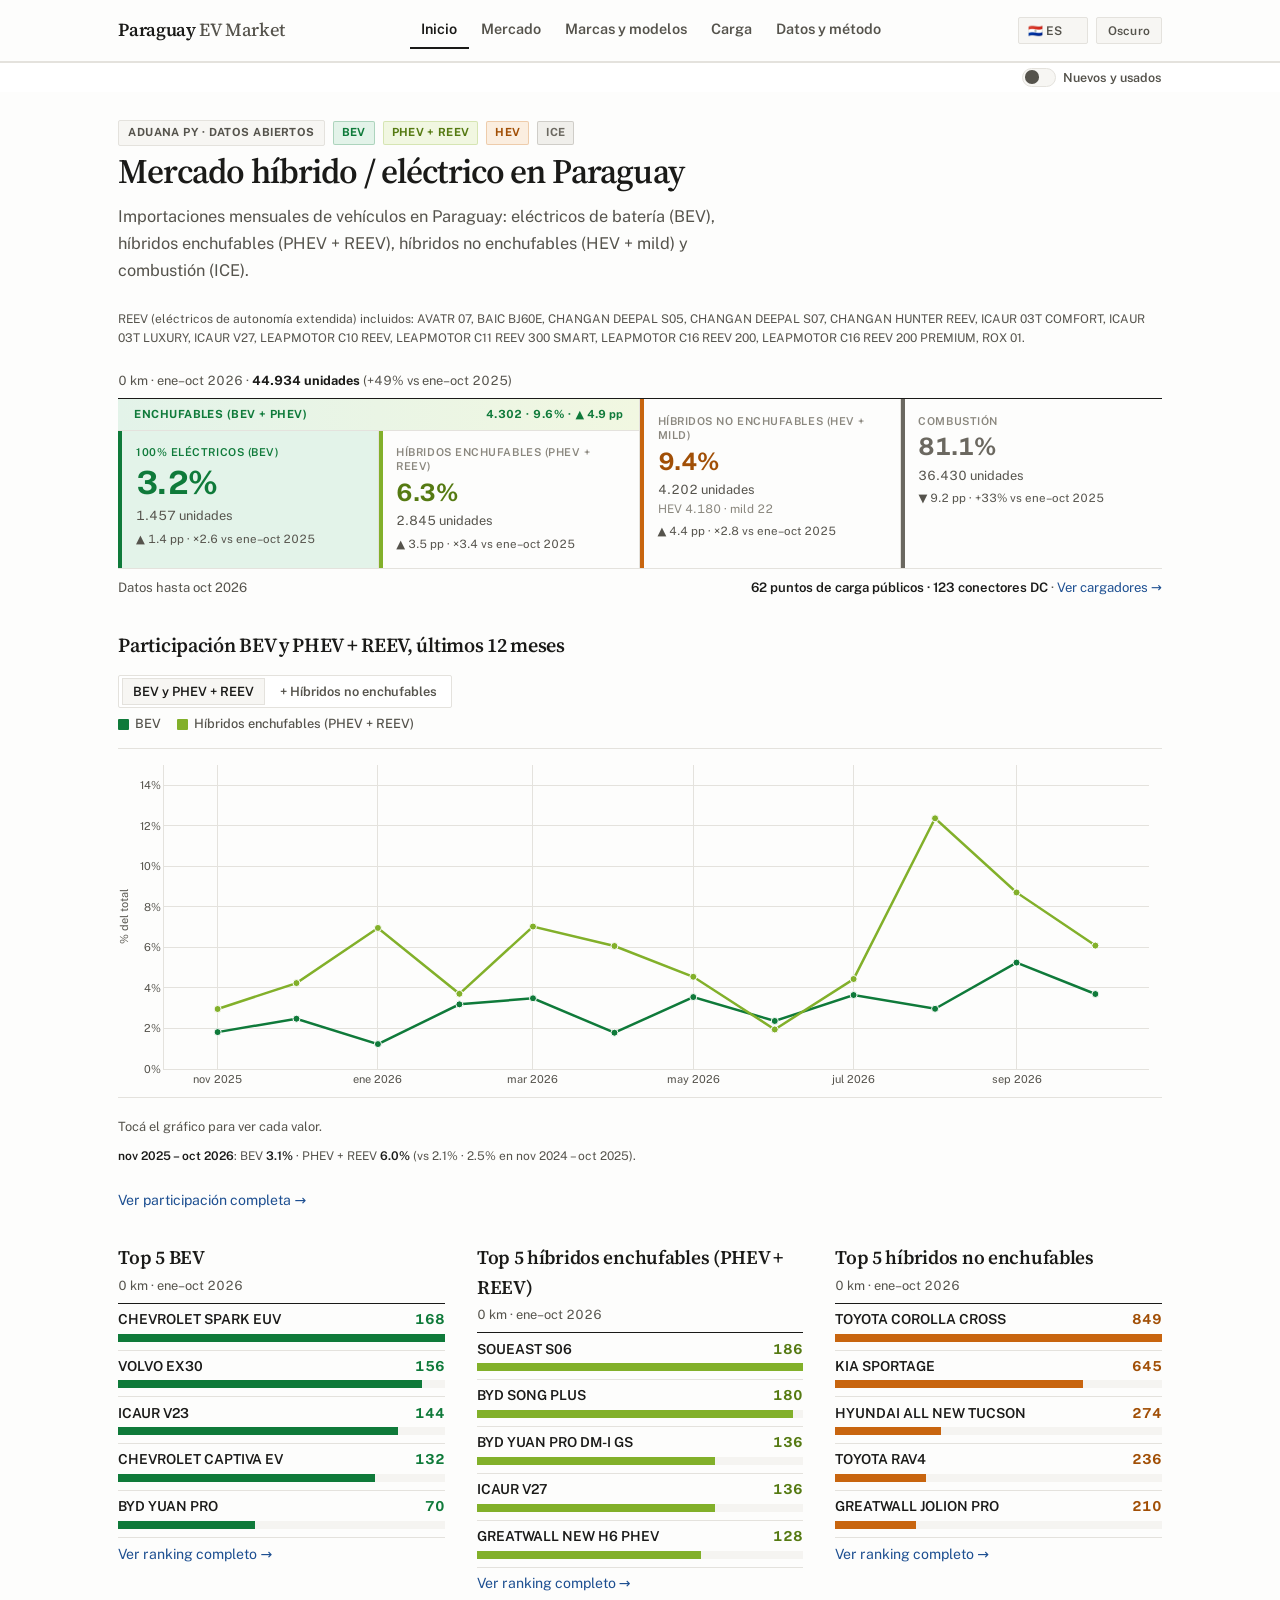
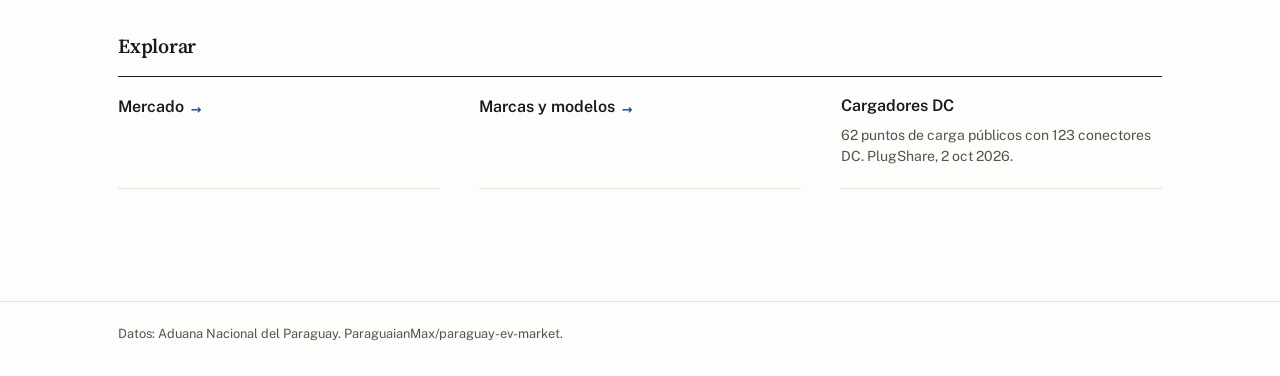
<file: index.html>
<!DOCTYPE html>
<html lang="es">
<head>
  <meta charset="utf-8" />
  <link rel="icon" href="data:," />
  <meta name="viewport" content="width=device-width, initial-scale=1" />
  <title data-i18n="page_home"></title>
  <meta name="description" content="Mercado de híbridos y eléctricos en Paraguay vs total e ICE. Datos abiertos Aduana PY." />
  <meta name="theme-color" content="#fdfdfc" />
  <script>
  (function () {
    var KEY = "pyev-theme";
    var root = document.documentElement;
    var mq = window.matchMedia ? window.matchMedia("(prefers-color-scheme: dark)") : null;
    function pref() {
      try {
        var v = localStorage.getItem(KEY);
        return v === "light" || v === "dark" ? v : "auto";
      } catch (e) {
        return "auto";
      }
    }
    function apply() {
      var p = pref();
      var t = p === "auto" ? (mq && mq.matches ? "dark" : "light") : p;
      root.setAttribute("data-theme", t);
      root.setAttribute("data-theme-pref", p);
      var m = document.querySelector('meta[name="theme-color"]');
      if (m) m.setAttribute("content", t === "dark" ? "#141413" : "#fdfdfc");
      var btn = document.getElementById("themeToggle");
      if (btn) btn.textContent = t === "dark" ? "Claro" : "Oscuro";
    }
    window.__setThemePref = function (p) {
      try {
        if (p === "auto") localStorage.removeItem(KEY);
        else localStorage.setItem(KEY, p);
      } catch (e) {}
      apply();
      window.dispatchEvent(new Event("pyev-theme"));
    };
    window.__cycleTheme = function () {
      var cur = root.getAttribute("data-theme") === "dark" ? "dark" : "light";
      window.__setThemePref(cur === "dark" ? "light" : "dark");
    };
    if (mq) {
      try { mq.addEventListener("change", apply); }
      catch (e) { mq.addListener && mq.addListener(apply); }
    }
    apply();
  })();
  </script>
  <link rel="preconnect" href="https://fonts.googleapis.com" />
  <link rel="preconnect" href="https://fonts.gstatic.com" crossorigin />
  <link rel="stylesheet" href="https://fonts.googleapis.com/css2?family=Source+Serif+4:opsz,wght@8..60,400;8..60,500;8..60,600;8..60,700&family=Public+Sans:wght@400;500;600;700&display=swap" />
  <link rel="stylesheet" href="css/style.css?v=20261124a" />
  <link rel="stylesheet" href="css/variant.css?v=20261124a" />
  <script src="https://cdn.plot.ly/plotly-2.35.2.min.js" defer></script>
  <script src="js/chart-click.js?v=20261124a" defer></script>
  <script src="js/i18n.js?v=20261124a" defer></script>
  <script src="js/i18n-variant.js?v=20261124a" defer></script>
<script src="js/load-csv.js?v=20261124a" defer></script>
  <script src="js/charts.js?v=20261124a" defer></script>
  <script src="js/nuevos.js?v=20261124a" defer></script>
</head>
<body>
  <header class="site">
    <div class="wrap">
      <a class="brand" href="index.html">Paraguay <span>EV Market</span></a>
      <nav class="nav-tabs" aria-label="Principal" data-i18n-attr="aria-label:primary_nav">
        <a href="index.html" data-i18n="nav_home" class="active" aria-current="page">Inicio</a>
        <a href="pages/mercado.html" data-i18n="nav_mercado">Mercado</a>
        <a href="pages/marcas.html" data-i18n="nav_marcas">Marcas y modelos</a>
        <a href="pages/carga.html" data-i18n="nav_carga">Carga</a>
        <a href="pages/datos.html" data-i18n="nav_datos">Datos y método</a>
      </nav>
      <div class="header-actions">
        <label class="language-switcher"><span class="sr-only" data-i18n="language">Idioma</span><select id="languageToggle" aria-label="Idioma"><option value="es" data-i18n="spanish">Español</option><option value="pt" data-i18n="portuguese">Português</option><option value="en" data-i18n="english">English</option></select></label>
        <button type="button" class="theme-toggle" id="themeToggle" onclick="window.__cycleTheme()" aria-label="Cambiar tema">Oscuro</button>
      </div>
    </div>
  </header>
  <div class="subnav-bar scope-bar">
    <div class="wrap"></div>
  </div>

  <main class="wrap">
    <div class="page-eyebrow">
      <span class="badge" data-i18n="data_badge">Aduana PY · datos abiertos</span>
      <span class="pill pill-bev">BEV</span>
      <span class="pill pill-phev" data-i18n="pt_phev_short">PHEV + REEV</span>
      <span class="pill pill-hev">HEV</span>
      <span class="pill pill-ice">ICE</span>
    </div>
    <h1 data-i18n="home_title">Mercado híbrido / eléctrico en Paraguay</h1>
    <p class="lead" data-i18n="home_lead">Importaciones mensuales de vehículos en Paraguay: eléctricos de batería (BEV), híbridos enchufables (PHEV + REEV), híbridos no enchufables (HEV + mild) y combustión (ICE).</p>
    <div class="nuevos-banner" data-nuevos-note hidden data-i18n="nuevos_banner">Solo 0 km</div>

<p class="chart-foot reev-note" data-reev-note="data/summary.json" hidden></p>
<div id="kpis" class="pt-headline">
      <div class="status" data-i18n="loading">Cargando…</div>
    </div>
    <div class="home-meta" id="home-meta"></div>

    <section class="home-bp" aria-labelledby="home-bp-title">
      <h2 id="home-bp-title" data-i18n="home_bp_title">Participación BEV y PHEV, últimos 12 meses</h2>
      <div class="view-toggle-row">
        <div class="period-mode" role="group" data-i18n-attr="aria-label:share_view_aria" aria-label="Líneas del gráfico">
          <button type="button" class="period-mode-btn active" data-bp-hev="0" aria-pressed="true" data-i18n="home_bp_view_plug">BEV y PHEV</button>
          <button type="button" class="period-mode-btn" data-bp-hev="1" aria-pressed="false" data-i18n="home_bp_view_hev">+ Híbridos no enchufables</button>
        </div>
      </div>
      <div class="legend-row">
        <span class="lg-bev">BEV</span>
        <span class="lg-phev" data-i18n="pt_phev">Híbridos enchufables (PHEV + REEV)</span>
        <span class="lg-hev" id="home-bp-lg-hev" hidden data-i18n="hl_nonplug">Híbridos no enchufables (HEV + mild)</span>
      </div>
      <div id="home-bp-chart" class="chart-panel chart-bare chart-yty"></div>
      <p class="chart-foot" id="home-bp-note"></p>
      <p class="home-link"><a href="pages/mercado.html#participacion" data-i18n="home_share_link">Ver participación completa →</a></p>
    </section>

    <section class="home-tops" aria-label="Modelos más importados" data-i18n-attr="aria-label:home_top_aria">
      <div class="home-top">
        <h2 data-i18n="home_top_bev">Top 5 BEV</h2>
        <p class="pt-cut" data-home-top-cut></p>
        <ol class="top-bars bev" id="home-top-bev"></ol>
        <p class="home-link"><a href="pages/marcas.html?periodo=ytd&amp;pt=bev#modelos" data-rank-link="bev" data-i18n="home_top_link">Ver ranking completo →</a></p>
      </div>
      <div class="home-top">
        <h2 data-i18n="home_top_phev">Top 5 híbridos enchufables (PHEV)</h2>
        <p class="pt-cut" data-home-top-cut></p>
        <ol class="top-bars phev" id="home-top-phev"></ol>
        <p class="home-link"><a href="pages/marcas.html?periodo=ytd&amp;pt=plugin#modelos" data-rank-link="plugin" data-i18n="home_top_link">Ver ranking completo →</a></p>
      </div>
      <div class="home-top">
        <h2 data-i18n="home_top_nonplug">Top 5 híbridos no enchufables</h2>
        <p class="pt-cut" data-home-top-cut></p>
        <ol class="top-bars nonplug" id="home-top-nonplug"></ol>
        <p class="home-link"><a href="pages/marcas.html?periodo=ytd&amp;pt=hev#modelos" data-rank-link="hev" data-i18n="home_top_link">Ver ranking completo →</a></p>
      </div>
    </section>

    <h2 data-i18n="explore">Explorar</h2>
    <div class="cards">
      <a class="card" href="pages/mercado.html">
        <h3><span data-i18n="card_mercado">Mercado</span> <span class="arrow" aria-hidden="true">→</span></h3>
      </a>
      <a class="card" href="pages/marcas.html">
        <h3><span data-i18n="card_marcas">Marcas y modelos</span> <span class="arrow" aria-hidden="true">→</span></h3>
      </a>
      <a class="card" href="pages/carga.html">
        <h3 data-i18n="card_chargers">Cargadores DC <span class="arrow" aria-hidden="true">→</span></h3>
        <p id="card-chargers-desc" data-i18n="card_chargers_desc">PlugShare, 2 oct 2026.</p>
      </a>
    </div>

  </main>

  <footer class="site">
    <div class="wrap">
      <div>
        <span data-i18n="source_aduana">Datos: Aduana Nacional del Paraguay.</span>
        <a href="https://github.com/ParaguaianMax/paraguay-ev-market">ParaguaianMax/paraguay-ev-market</a>.
      </div>
    </div>
  </footer>

  <script>
    // Inicio reads only data/summary.json (built by scripts/build-summary.py).
    document.addEventListener("DOMContentLoaded", async () => {
      const kpis = document.getElementById("kpis");
      const meta = document.getElementById("home-meta");
      const chart = document.getElementById("home-bp-chart");
      const note = document.getElementById("home-bp-note");
      const topBev = document.getElementById("home-top-bev");
      const topPhev = document.getElementById("home-top-phev");
      const topNon = document.getElementById("home-top-nonplug");
      const chargerDesc = document.getElementById("card-chargers-desc");
      let S = null;
      const esc = (v) => String(v == null ? "" : v).replace(/&/g, "&amp;").replace(/</g, "&lt;").replace(/>/g, "&gt;");
      const pct = (n, d) => (d ? PYEV.fmtPct((100 * n) / d) : "—");

      function condKey() {
        return PYEV.isNuevosOnly && PYEV.isNuevosOnly() ? "nuevo" : "all";
      }

      function topList(el, items) {
        if (!el) return;
        const max = items.reduce((m, it) => Math.max(m, it.units), 0) || 1;
        el.innerHTML = items.map((it) =>
          '<li><div class="top-name"><span>' + esc(it.label) + "</span>" +
          (it.powertrain === "OTHERS" ? ' <span class="pill pill-others">mild</span>' : "") +
          '<b>' + PYEV.fmtInt(it.units) + "</b></div>" +
          '<div class="top-track"><div class="top-fill" style="width:' + ((100 * it.units) / max).toFixed(1) + '%"></div></div></li>'
        ).join("");
      }

      const BP_HEV_KEY = "pyev-home-bp-hev";
      function bpHev() {
        try { return localStorage.getItem(BP_HEV_KEY) === "1"; } catch (e) { return false; }
      }
      document.querySelectorAll("[data-bp-hev]").forEach((b) => {
        b.addEventListener("click", () => {
          try {
            if (b.dataset.bpHev === "1") localStorage.setItem(BP_HEV_KEY, "1");
            else localStorage.removeItem(BP_HEV_KEY);
          } catch (e) {}
          draw();
        });
      });

      function draw() {
        if (!S) return;
        const cond = condKey();
        const d = S.conditions[cond];
        if (PYEV.syncNuevosUI) PYEV.syncNuevosUI();
        PYEVCharts.renderPowertrainHeadline(kpis, d.ytd, {
          periods: d.ytd.months,
          cond: cond,
          prev: { sums: d.prev, periods: d.prev.months },
        });
        // Carga "Público" mode (public and working), from build-summary.py.
        const c = (S.chargers && S.chargers.public) || {};
        meta.innerHTML =
          "<span>" + PYEV.t("home_cutoff", { period: PYEV.periodLabel(S.cutoff) }) + "</span>" +
          '<span class="home-meta-chargers"><b>' + PYEV.t("home_chargers_stat", { plugs: PYEV.fmtInt(c.plugs), sites: PYEV.fmtInt(c.sites) }) + "</b>" +
          ' · <a href="pages/carga.html?acceso=publico">' + PYEV.t("home_chargers_link") + "</a></span>";
        const hevOn = bpHev();
        document.querySelectorAll("[data-bp-hev]").forEach((b) => {
          const on = (b.dataset.bpHev === "1") === hevOn;
          b.classList.toggle("active", on);
          b.setAttribute("aria-pressed", on ? "true" : "false");
        });
        const lgHev = document.getElementById("home-bp-lg-hev");
        if (lgHev) lgHev.hidden = !hevOn;
        const bpTitle = document.getElementById("home-bp-title");
        if (bpTitle) bpTitle.textContent = PYEV.t(hevOn ? "home_bp_title_hev" : "home_bp_title");
        PYEVCharts.bevPhevChart(chart, d.monthly, { hev: hevOn });
        const w = d.last12, p = d.prev12;
        note.innerHTML = PYEV.t(hevOn ? "home_bp_note_hev" : "home_bp_note", {
          hev: "<b>" + pct(w.HEV + w.OTHERS, w.TOTAL) + "</b>",
          phhev: pct(p.HEV + p.OTHERS, p.TOTAL),
          period: "<b>" + PYEVCharts.monthsLabel(w.months) + "</b>",
          bev: "<b>" + pct(w.BEV, w.TOTAL) + "</b>",
          phev: "<b>" + pct(w.PHEV, w.TOTAL) + "</b>",
          pbev: pct(p.BEV, p.TOTAL),
          pphev: pct(p.PHEV, p.TOTAL),
          prevPeriod: PYEVCharts.monthsLabel(p.months),
        });
        const cut = PYEVCharts.cutLabel(d.ytd.months, cond);
        document.querySelectorAll("[data-home-top-cut]").forEach((el) => { el.textContent = cut; });
        topList(topBev, d.top.BEV);
        topList(topPhev, d.top.PHEV || []);
        topList(topNon, d.top.NONPLUG);
        if (chargerDesc) chargerDesc.textContent = PYEV.t("card_chargers_counts", { plugs: PYEV.fmtInt(c.plugs), sites: PYEV.fmtInt(c.sites) });
      }

      // "Ver ranking completo" opens Marcas y modelos on the Top 5 cut: year to date
      // of the cutoff year, with the chip. The URL carries it, so a new tab works too.
      function setRankLinks() {
        const year = S && S.cutoff ? "&anio=" + String(S.cutoff).slice(0, 4) : "";
        document.querySelectorAll("[data-rank-link]").forEach((a) => {
          a.setAttribute("href", "pages/marcas.html?periodo=ytd" + year + "&pt=" + a.dataset.rankLink + "#modelos");
        });
      }

      try {
        const res = await fetch("data/summary.json", { cache: "no-cache" });
        if (!res.ok) throw new Error(res.status);
        S = await res.json();
        setRankLinks();
        draw();
      } catch (e) {
        kpis.innerHTML = '<div class="status error">' + PYEV.t("home_error") + "</div>";
      }
      window.addEventListener("pyev-lang", draw);
      window.addEventListener("pyev-nuevos", draw);
      let narrow = window.innerWidth < 640;
      window.addEventListener("resize", () => {
        const n = window.innerWidth < 640;
        if (n !== narrow) { narrow = n; if (S) PYEVCharts.bevPhevChart(chart, S.conditions[condKey()].monthly, { hev: bpHev() }); }
      });
      window.addEventListener("pyev-theme", () => { if (chart && chart._pyevRows) PYEVCharts.restyleTheme(chart); });
    });
  </script>
</body>
</html>
</file>
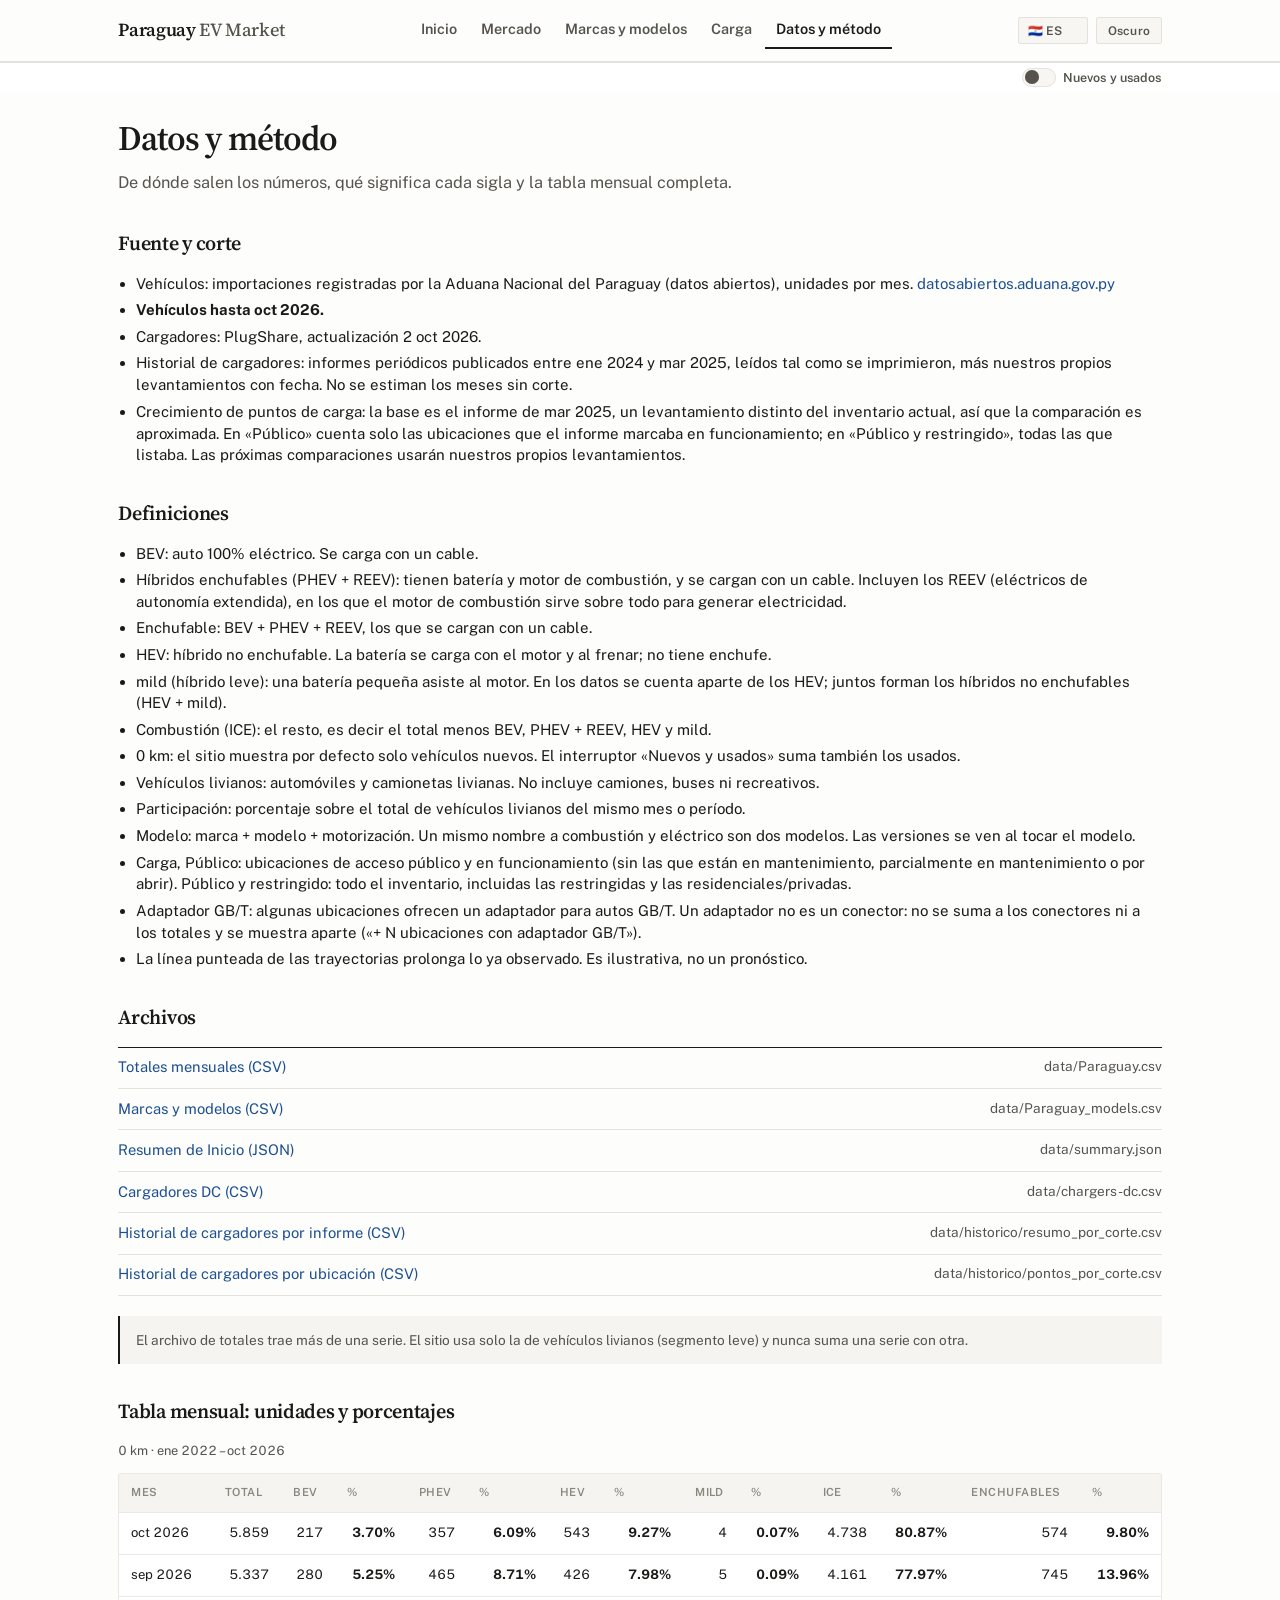
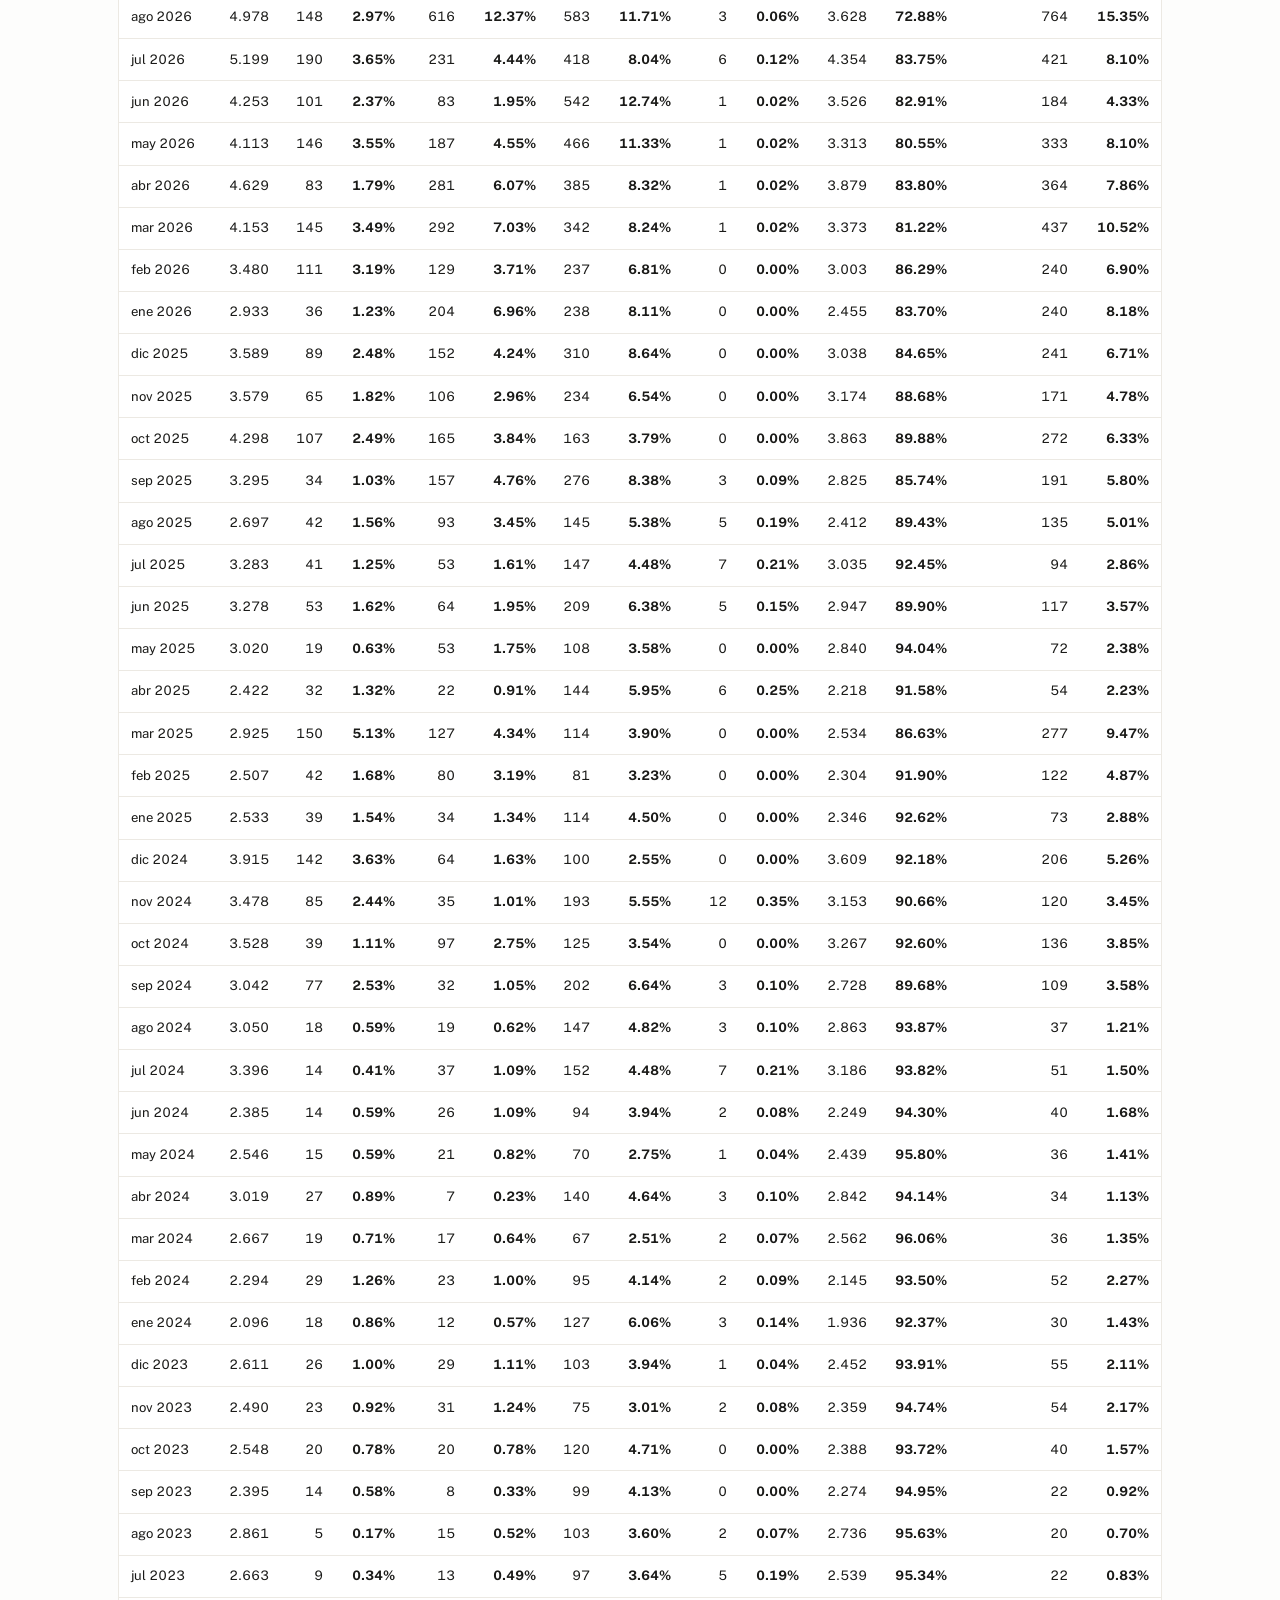
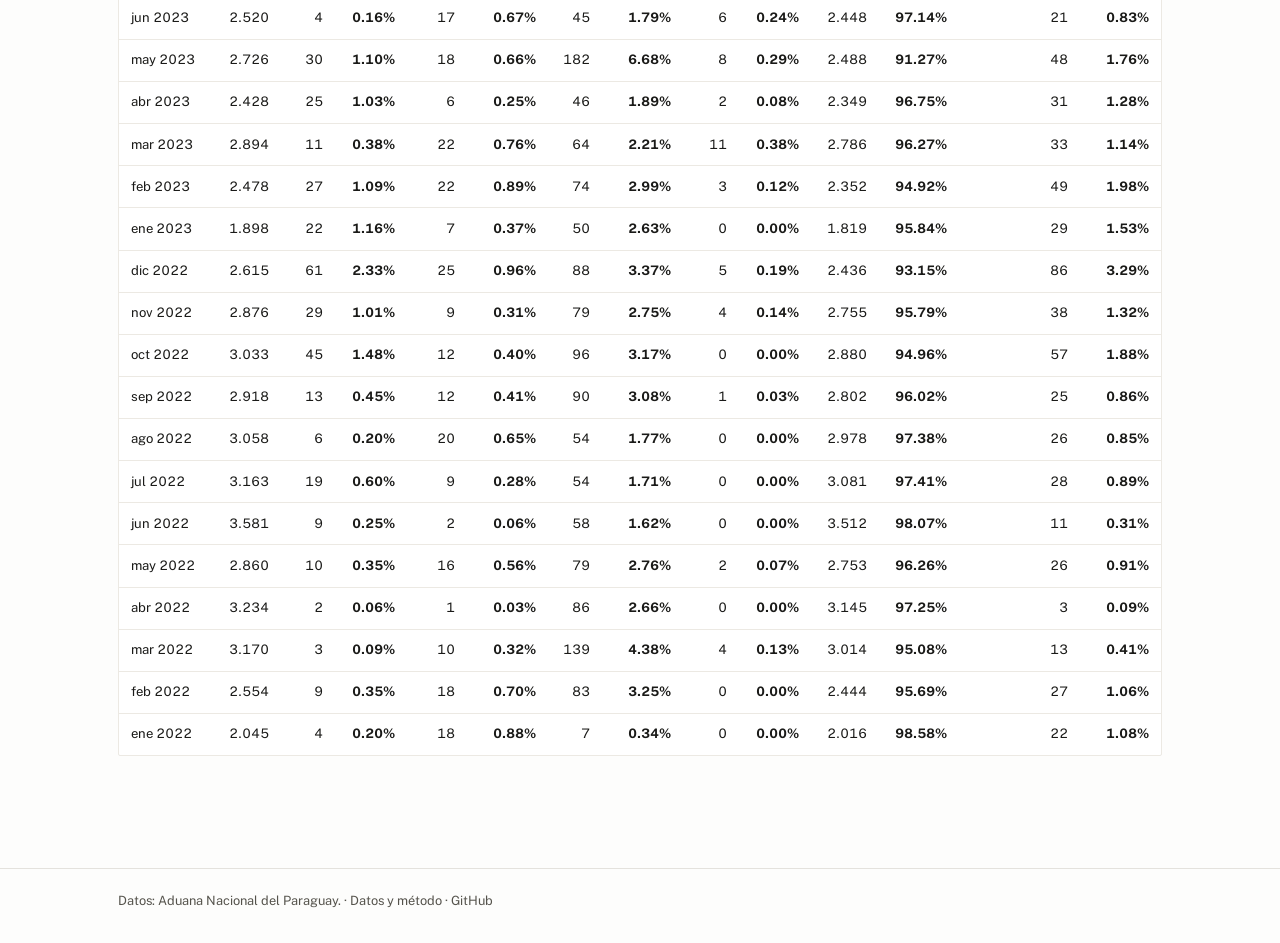
<file: pages/datos.html>
<!DOCTYPE html>
<html lang="es">
<head>
  <meta charset="utf-8" />
  <link rel="icon" href="data:," />
  <meta name="viewport" content="width=device-width, initial-scale=1" />
  <title data-i18n="page_datos">Datos y método — Paraguay EV Market</title>
  <meta name="description" content="Archivos, definiciones, fuente y fecha de corte de los datos del sitio." />
  <meta name="theme-color" content="#fdfdfc" />
  <script>
  (function () {
    var KEY = "pyev-theme";
    var root = document.documentElement;
    var mq = window.matchMedia ? window.matchMedia("(prefers-color-scheme: dark)") : null;
    function pref() {
      try {
        var v = localStorage.getItem(KEY);
        return v === "light" || v === "dark" ? v : "auto";
      } catch (e) { return "auto"; }
    }
    function apply() {
      var p = pref();
      var t = p === "auto" ? (mq && mq.matches ? "dark" : "light") : p;
      root.setAttribute("data-theme", t);
      root.setAttribute("data-theme-pref", p);
      var m = document.querySelector('meta[name="theme-color"]');
      if (m) m.setAttribute("content", t === "dark" ? "#141413" : "#fdfdfc");
      var btn = document.getElementById("themeToggle");
      if (btn) btn.textContent = t === "dark" ? "Claro" : "Oscuro";
    }
    window.__setThemePref = function (p) {
      try { if (p === "auto") localStorage.removeItem(KEY); else localStorage.setItem(KEY, p); } catch (e) {}
      apply();
      window.dispatchEvent(new Event("pyev-theme"));
    };
    window.__cycleTheme = function () {
      var cur = root.getAttribute("data-theme") === "dark" ? "dark" : "light";
      window.__setThemePref(cur === "dark" ? "light" : "dark");
    };
    if (mq) { try { mq.addEventListener("change", apply); } catch (e) { mq.addListener && mq.addListener(apply); } }
    apply();
  })();
  </script>
  <link rel="preconnect" href="https://fonts.googleapis.com" />
  <link rel="preconnect" href="https://fonts.gstatic.com" crossorigin />
  <link rel="stylesheet" href="https://fonts.googleapis.com/css2?family=Source+Serif+4:opsz,wght@8..60,400;8..60,500;8..60,600;8..60,700&family=Public+Sans:wght@400;500;600;700&display=swap" />
  <link rel="stylesheet" href="../css/style.css?v=20261124a" />
  <link rel="stylesheet" href="../css/variant.css?v=20261124a" />
  <script src="../js/i18n.js?v=20261124a" defer></script>
  <script src="../js/i18n-variant.js?v=20261124a" defer></script>
  <script src="../js/load-csv.js?v=20261124a" defer></script>
  <script src="../js/charts.js?v=20261124a" defer></script>
  <script src="../js/models.js?v=20261124a" defer></script>
  <script src="../js/nuevos.js?v=20261124a" defer></script>
</head><body>
  <header class="site">
    <div class="wrap">
      <a class="brand" href="../index.html">Paraguay <span>EV Market</span></a>
      <nav class="nav-tabs" aria-label="Principal" data-i18n-attr="aria-label:primary_nav">
        <a href="../index.html" data-i18n="nav_home">Inicio</a>
        <a href="mercado.html" data-i18n="nav_mercado">Mercado</a>
        <a href="marcas.html" data-i18n="nav_marcas">Marcas y modelos</a>
        <a href="carga.html" data-i18n="nav_carga">Carga</a>
        <a href="datos.html" data-i18n="nav_datos" class="active" aria-current="page">Datos y método</a>
      </nav>
      <div class="header-actions">
        <label class="language-switcher"><span class="sr-only" data-i18n="language">Idioma</span><select id="languageToggle" aria-label="Idioma"><option value="es" data-i18n="spanish">Español</option><option value="pt" data-i18n="portuguese">Português</option><option value="en" data-i18n="english">English</option></select></label>
        <button type="button" class="theme-toggle" id="themeToggle" onclick="window.__cycleTheme()" aria-label="Cambiar tema">Oscuro</button>
      </div>
    </div>
  </header>
  <div class="subnav-bar scope-bar">
    <div class="wrap"></div>
  </div>

  <main class="wrap">
    <h1 data-i18n="datos_title">Datos y método</h1>
    <p class="lead" data-i18n="datos_lead">De dónde salen los números, qué significa cada sigla y la tabla mensual completa.</p>

    <section id="fuente" class="section-anchor">
      <h2 data-i18n="datos_source_title">Fuente y corte</h2>
      <ul class="defs">
        <li><span data-i18n="datos_src_aduana">Vehículos: importaciones registradas por la Aduana Nacional del Paraguay.</span> <a href="https://datosabiertos.aduana.gov.py" rel="noopener">datosabiertos.aduana.gov.py</a></li>
        <li><b id="cutoff-text"></b></li>
        <li data-i18n="datos_chargers_src">Cargadores: PlugShare, actualización 2 oct 2026.</li>
        <li data-i18n="datos_src_hist">Historial de cargadores: informes periódicos publicados entre ene 2024 y mar 2025, más nuestros propios levantamientos con fecha.</li>
        <li data-i18n="datos_src_growth">Crecimiento de puntos de carga: la base es el informe de mar 2025, un levantamiento distinto del inventario actual, así que la comparación es aproximada. En «Público» cuenta solo las ubicaciones que el informe marcaba en funcionamiento; en «Público y restringido», todas las que listaba. Las próximas comparaciones usarán nuestros propios levantamientos.</li>
      </ul>
    </section>

    <section id="definiciones" class="section-anchor">
      <h2 data-i18n="datos_defs">Definiciones</h2>
      <ul class="defs">
        <li data-i18n="datos_def_bev">BEV</li>
        <li data-i18n="datos_def_phev">PHEV</li>
        <li data-i18n="datos_def_plug">Enchufable</li>
        <li data-i18n="datos_def_hev">HEV</li>
        <li data-i18n="datos_def_mild">Mild</li>
        <li data-i18n="datos_def_ice">ICE</li>
        <li data-i18n="datos_def_0km">0 km</li>
        <li data-i18n="datos_def_light">Vehículos livianos</li>
        <li data-i18n="datos_def_share">Participación</li>
        <li data-i18n="datos_def_model">Modelo</li>
        <li data-i18n="datos_def_access">Carga, Público: ubicaciones de acceso público y en funcionamiento (sin las que están en mantenimiento, parcialmente en mantenimiento o por abrir). Público y restringido: todo el inventario, incluidas las restringidas y las residenciales/privadas.</li>
        <li data-i18n="datos_def_gbt_adapter">Adaptador GB/T: algunas ubicaciones ofrecen un adaptador para autos GB/T. Un adaptador no es un conector: no se suma a los conectores ni a los totales y se muestra aparte («+ N ubicaciones con adaptador GB/T»).</li>
        <li data-i18n="datos_proj">Proyección</li>
      </ul>
    </section>

    <section id="descargas" class="section-anchor">
      <h2 data-i18n="datos_files">Archivos</h2>
      <ul class="downloads">
        <li><a href="../data/Paraguay.csv" download data-i18n="datos_file_market">Totales mensuales (CSV)</a><span>data/Paraguay.csv</span></li>
        <li><a href="../data/Paraguay_models.csv" download data-i18n="datos_file_models">Marcas y modelos (CSV)</a><span>data/Paraguay_models.csv</span></li>
        <li><a href="../data/summary.json" download data-i18n="datos_file_summary">Resumen de Inicio (JSON)</a><span>data/summary.json</span></li>
        <li><a href="../data/chargers-dc.csv" download data-i18n="datos_file_chargers">Cargadores DC (CSV)</a><span>data/chargers-dc.csv</span></li>
        <li><a href="../data/historico/resumo_por_corte.csv" download data-i18n="datos_file_hist_summary">Historial de cargadores por informe (CSV)</a><span>data/historico/resumo_por_corte.csv</span></li>
        <li><a href="../data/historico/pontos_por_corte.csv" download data-i18n="datos_file_hist_points">Historial de cargadores por ubicación (CSV)</a><span>data/historico/pontos_por_corte.csv</span></li>
      </ul>
      <p class="note" data-i18n="datos_files_note">El archivo de totales trae más de una serie.</p>
    </section>

    <section id="tabla-mensual" class="section-anchor">
      <h2 data-i18n="datos_table">Tabla mensual: unidades y porcentajes</h2>
      <div class="nuevos-banner" data-nuevos-note hidden></div>
      <p class="pt-cut" id="table-cut"></p>
      <div id="share-table"><div class="status" data-i18n="loading">Cargando…</div></div>
    </section>
  </main>
  <footer class="site">
    <div class="wrap">
      <div><span data-i18n="source_aduana">Datos: Aduana Nacional del Paraguay.</span> · <a href="datos.html#fuente" data-i18n="nav_datos">Datos y método</a> · <a href="https://github.com/ParaguaianMax/paraguay-ev-market">GitHub</a></div>
    </div>
  </footer>

  <script>
    document.addEventListener("DOMContentLoaded", async () => {
      const table = document.getElementById("share-table");
      const cut = document.getElementById("table-cut");
      const cutoff = document.getElementById("cutoff-text");
      let allRows = [];
      let summary = null;

    // Content renders after load, so re-apply the #anchor once it has height.
    window.__pyevScrollHash = function () {
      if (window.__pyevHashDone) return;
      const id = decodeURIComponent((location.hash || "").slice(1));
      const el = id && document.getElementById(id);
      if (!el) return;
      window.__pyevHashDone = true;
      if (el.tagName === "DETAILS") el.open = true;
      requestAnimationFrame(() => el.scrollIntoView());
    };
      async function draw() {
        try {
          if (!summary) {
            try {
              const res = await fetch("../data/summary.json", { cache: "no-cache" });
              if (res.ok) summary = await res.json();
            } catch (e) {}
          }
          if (allRows.length === 0) allRows = await PYEV.loadParaguay();
          const resolved = await PYEV.resolveVehicleRows(allRows);
          const rows = resolved.rows || [];
          if (PYEV.syncNuevosUI) PYEV.syncNuevosUI();
          const last = rows.length ? rows[rows.length - 1].period : (summary && summary.cutoff);
          if (cutoff && last) cutoff.textContent = PYEV.t("datos_cutoff", { period: PYEV.periodLabel(summary && summary.cutoff ? summary.cutoff : last) });
          if (!rows.length) {
            table.innerHTML = '<div class="status">' + PYEV.t(resolved.note || "variant_empty") + "</div>";
            return;
          }
          cut.textContent = PYEVCharts.cutLabel(rows.map((r) => r.period), PYEV.isNuevosOnly && PYEV.isNuevosOnly() ? "nuevo" : "all");
          // Newest month first.
          PYEVCharts.renderShareTable(table, rows.slice().reverse());
          window.__pyevScrollHash();
        } catch (e) {
          table.innerHTML = '<div class="status error">' + e.message + "</div>";
        }
      }
      await draw();
      window.addEventListener("pyev-lang", draw);
      window.addEventListener("pyev-nuevos", draw);
    });
  </script>
</body>
</html>
</file>
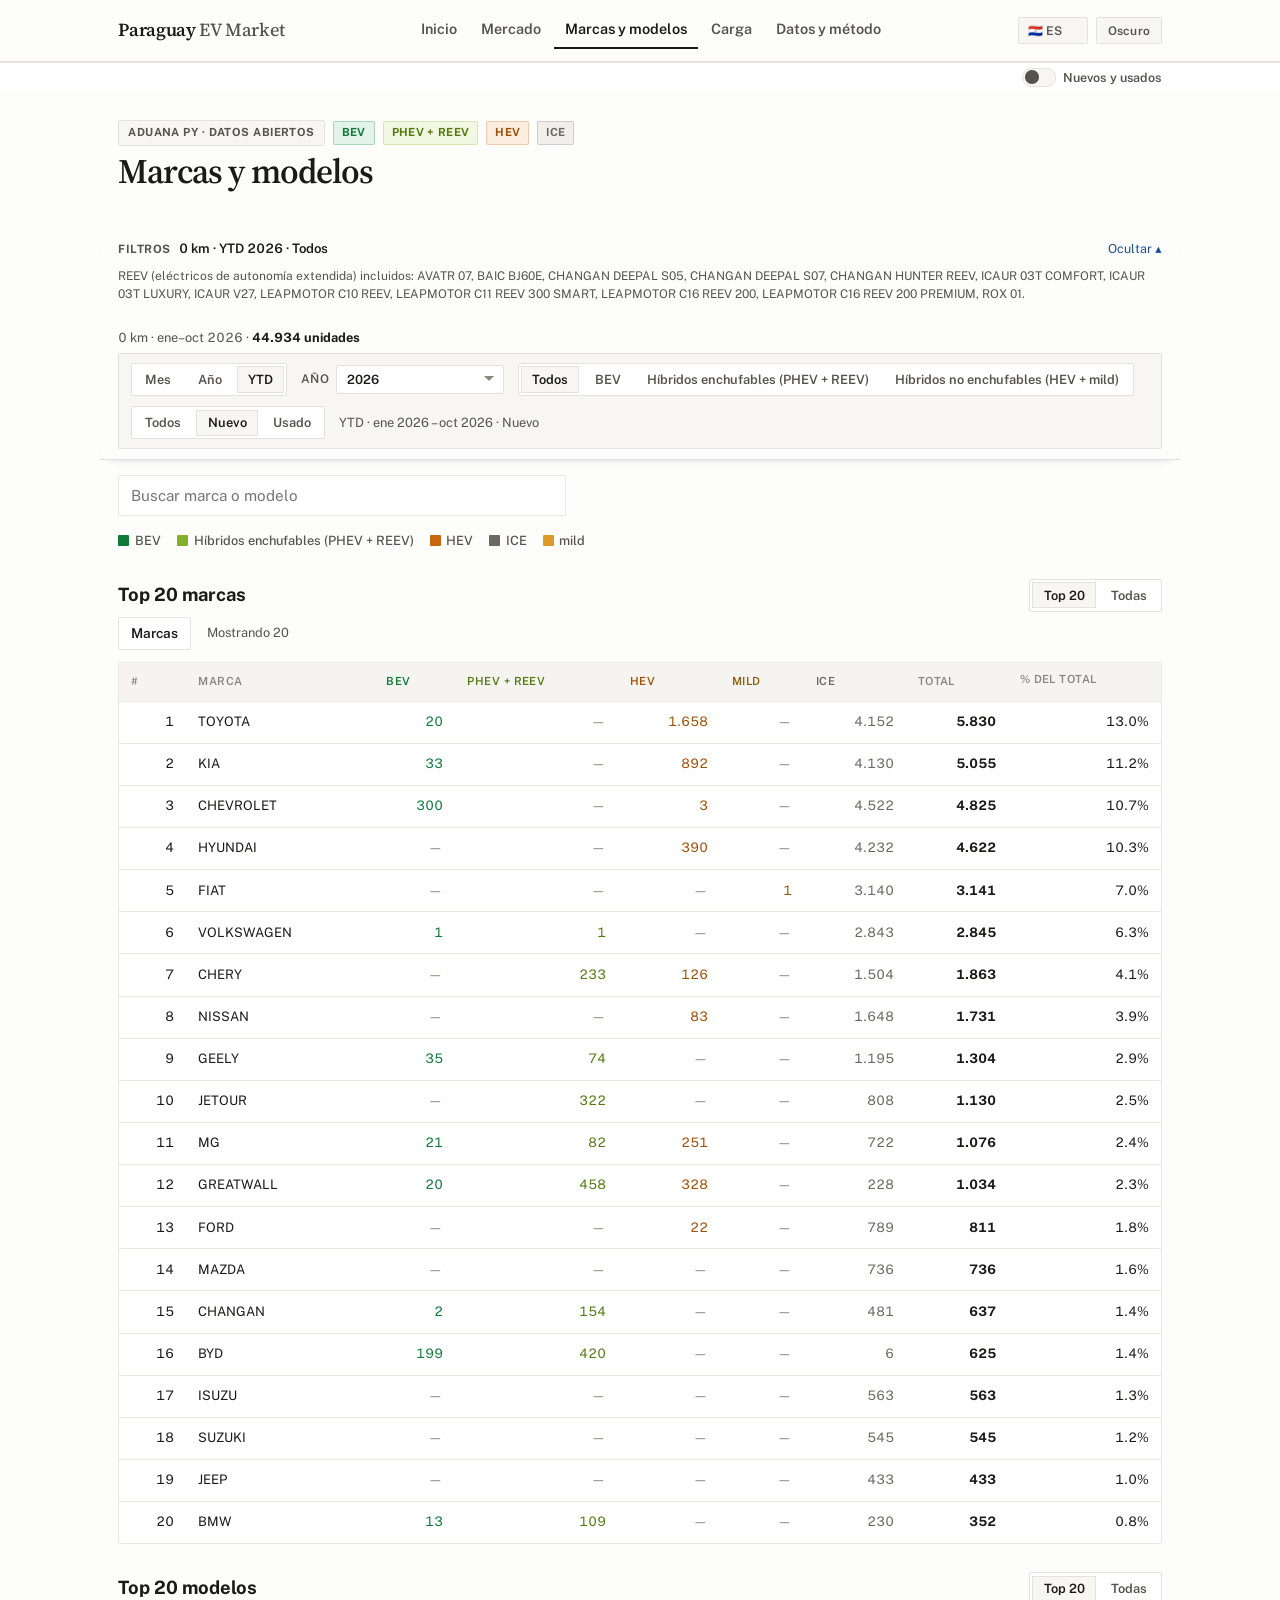
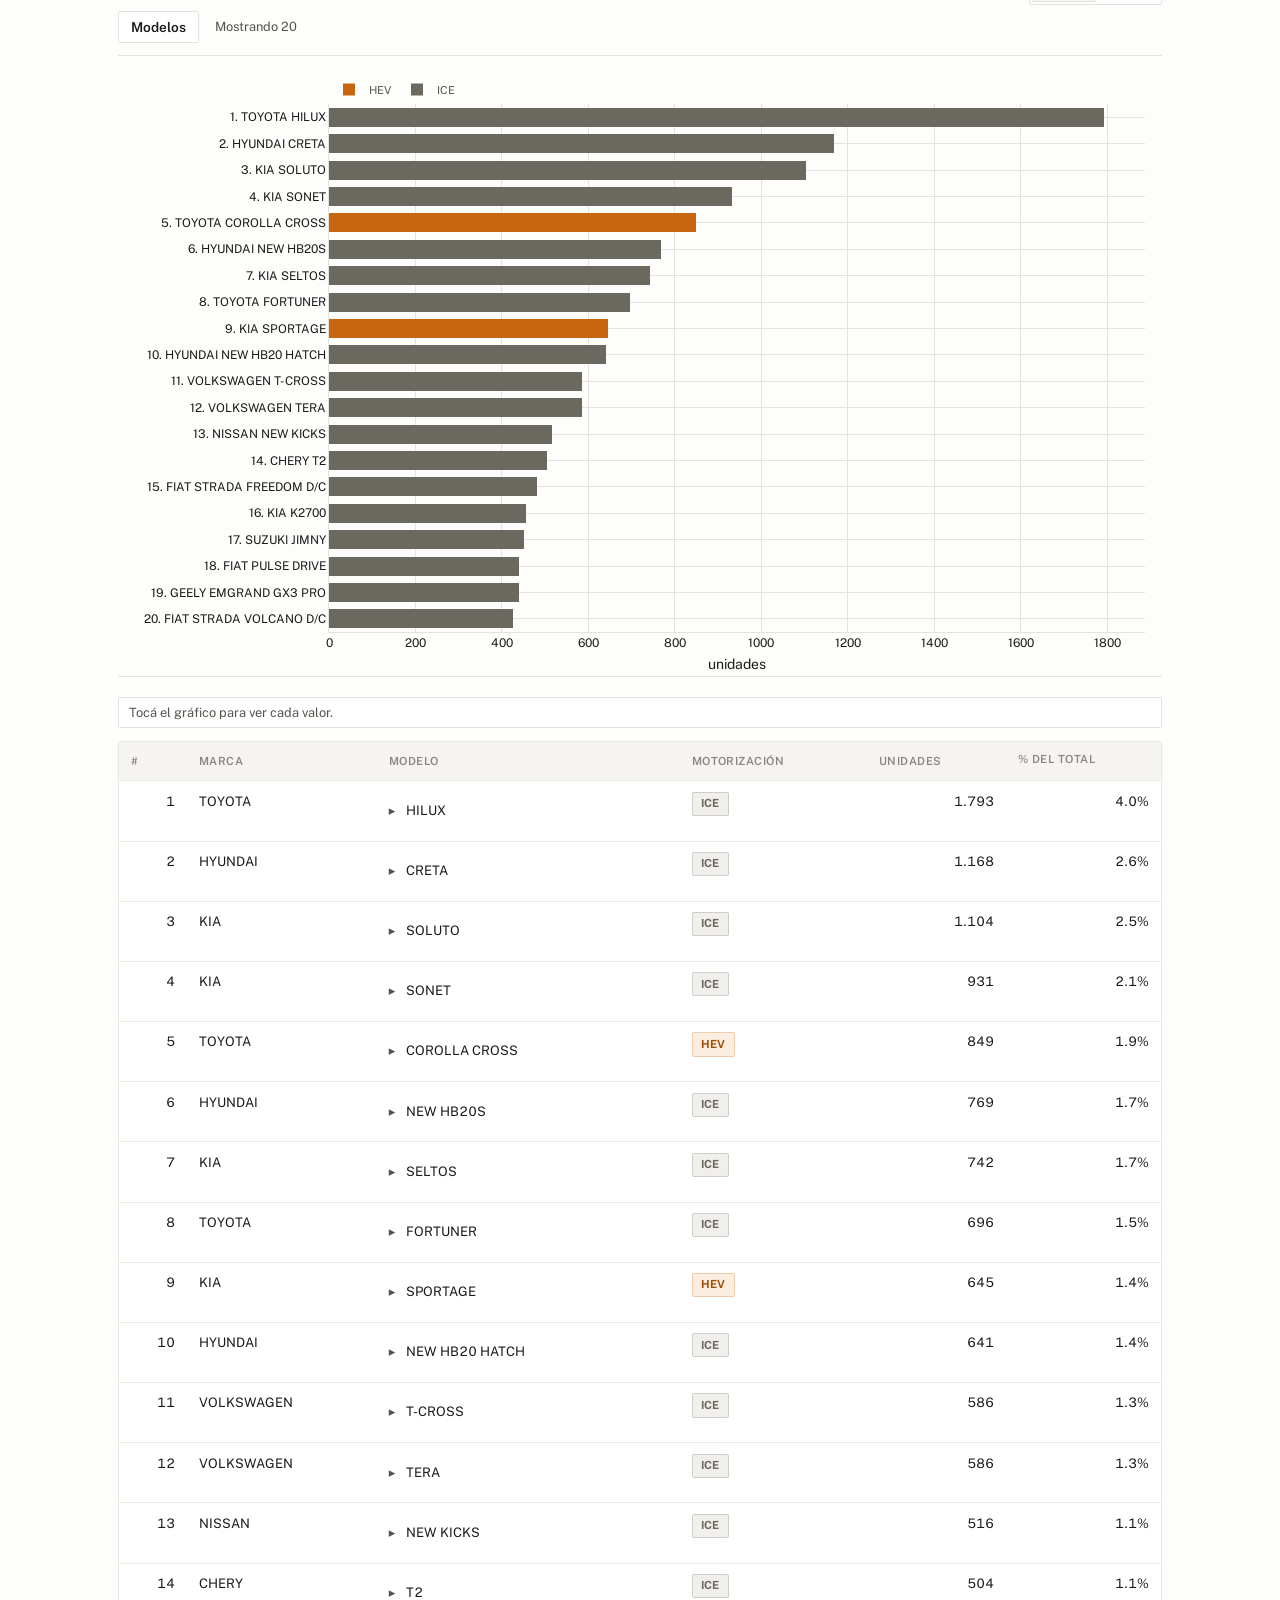
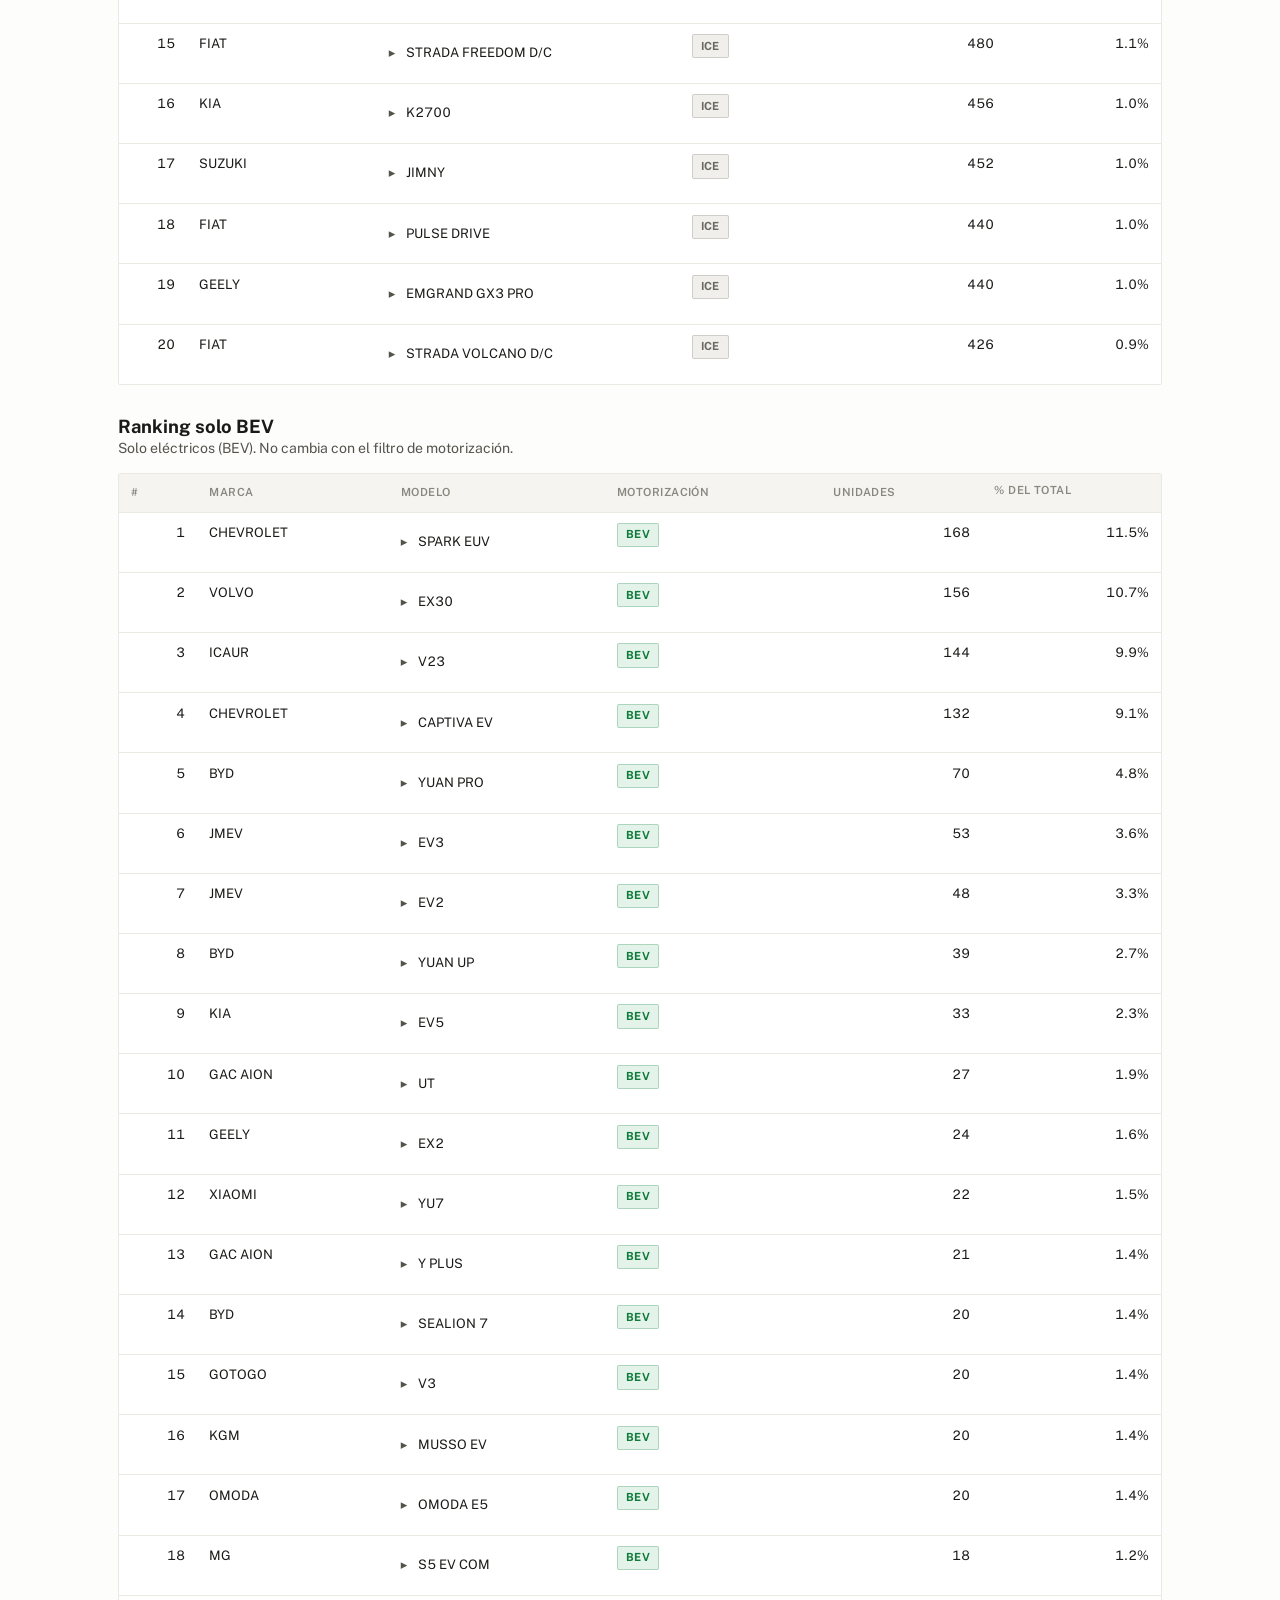
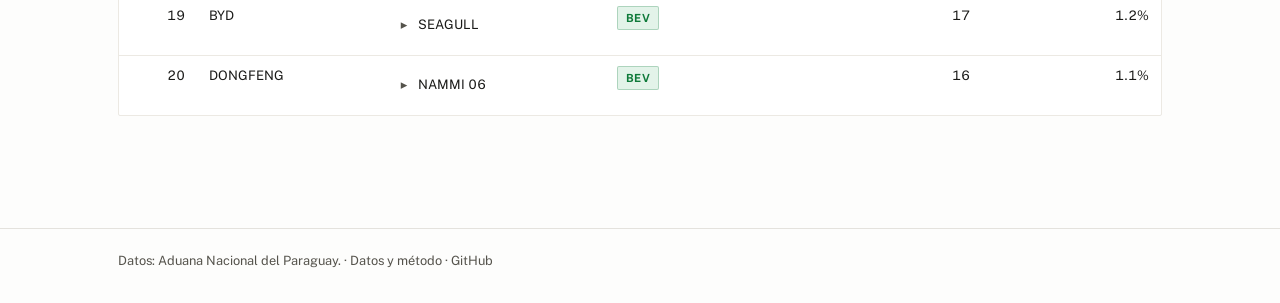
<file: pages/marcas.html>
<!DOCTYPE html>
<html lang="es">
<head>
  <meta charset="utf-8" />
  <link rel="icon" href="data:," />
  <meta name="viewport" content="width=device-width, initial-scale=1" />
  <title data-i18n="page_marcas">Marcas y modelos — Paraguay EV Market</title>
  <meta name="description" content="Ranking de marcas y modelos de vehículos livianos importados en Paraguay, por motorización." />
  <meta name="theme-color" content="#fdfdfc" />
  <script>
  (function () {
    var KEY = "pyev-theme";
    var root = document.documentElement;
    var mq = window.matchMedia ? window.matchMedia("(prefers-color-scheme: dark)") : null;
    function pref() {
      try {
        var v = localStorage.getItem(KEY);
        return v === "light" || v === "dark" ? v : "auto";
      } catch (e) { return "auto"; }
    }
    function apply() {
      var p = pref();
      var t = p === "auto" ? (mq && mq.matches ? "dark" : "light") : p;
      root.setAttribute("data-theme", t);
      root.setAttribute("data-theme-pref", p);
      var m = document.querySelector('meta[name="theme-color"]');
      if (m) m.setAttribute("content", t === "dark" ? "#141413" : "#fdfdfc");
      var btn = document.getElementById("themeToggle");
      if (btn) btn.textContent = t === "dark" ? "Claro" : "Oscuro";
    }
    window.__setThemePref = function (p) {
      try { if (p === "auto") localStorage.removeItem(KEY); else localStorage.setItem(KEY, p); } catch (e) {}
      apply();
      window.dispatchEvent(new Event("pyev-theme"));
    };
    window.__cycleTheme = function () {
      var cur = root.getAttribute("data-theme") === "dark" ? "dark" : "light";
      window.__setThemePref(cur === "dark" ? "light" : "dark");
    };
    if (mq) { try { mq.addEventListener("change", apply); } catch (e) { mq.addListener && mq.addListener(apply); } }
    apply();
  })();
  </script>
  <link rel="preconnect" href="https://fonts.googleapis.com" />
  <link rel="preconnect" href="https://fonts.gstatic.com" crossorigin />
  <link rel="stylesheet" href="https://fonts.googleapis.com/css2?family=Source+Serif+4:opsz,wght@8..60,400;8..60,500;8..60,600;8..60,700&family=Public+Sans:wght@400;500;600;700&display=swap" />
  <link rel="stylesheet" href="../css/style.css?v=20261124a" />
  <link rel="stylesheet" href="../css/variant.css?v=20261124a" />
  <script src="https://cdn.plot.ly/plotly-2.35.2.min.js" defer></script>
  <script src="../js/chart-click.js?v=20261124a" defer></script>
  <script src="../js/i18n.js?v=20261124a" defer></script>
  <script src="../js/i18n-variant.js?v=20261124a" defer></script>
  <script src="../js/load-csv.js?v=20261124a" defer></script>
  <script src="../js/charts.js?v=20261124a" defer></script>
  <script src="../js/models.js?v=20261124a" defer></script>
  <script src="../js/nuevos.js?v=20261124a" defer></script>
  <script src="../js/volumes-rankings.js?v=20261124a" defer></script>
</head><body>
  <header class="site">
    <div class="wrap">
      <a class="brand" href="../index.html">Paraguay <span>EV Market</span></a>
      <nav class="nav-tabs" aria-label="Principal" data-i18n-attr="aria-label:primary_nav">
        <a href="../index.html" data-i18n="nav_home">Inicio</a>
        <a href="mercado.html" data-i18n="nav_mercado">Mercado</a>
        <a href="marcas.html" data-i18n="nav_marcas" class="active" aria-current="page">Marcas y modelos</a>
        <a href="carga.html" data-i18n="nav_carga">Carga</a>
        <a href="datos.html" data-i18n="nav_datos">Datos y método</a>
      </nav>
      <div class="header-actions">
        <label class="language-switcher"><span class="sr-only" data-i18n="language">Idioma</span><select id="languageToggle" aria-label="Idioma"><option value="es" data-i18n="spanish">Español</option><option value="pt" data-i18n="portuguese">Português</option><option value="en" data-i18n="english">English</option></select></label>
        <button type="button" class="theme-toggle" id="themeToggle" onclick="window.__cycleTheme()" aria-label="Cambiar tema">Oscuro</button>
      </div>
    </div>
  </header>
  <div class="subnav-bar scope-bar">
    <div class="wrap"></div>
  </div>

  <main class="wrap">
    <div class="page-eyebrow">
      <span class="badge" data-i18n="data_badge">Aduana PY · datos abiertos</span>
      <span class="pill pill-bev">BEV</span>
      <span class="pill pill-phev" data-i18n="pt_phev_short">PHEV + REEV</span>
      <span class="pill pill-hev">HEV</span>
      <span class="pill pill-ice">ICE</span>
    </div>
    <h1 data-i18n="mm_title">Marcas y modelos</h1>
    <div class="nuevos-banner" data-nuevos-note hidden></div>
    <div class="vol-series-filter" id="volSeriesFilter" hidden>
      <span id="volSeriesFilterText"></span>
      <button type="button" class="vol-series-filter-clear" id="volSeriesFilterClear" data-i18n="vol_filter_clear">Quitar filtro</button>
    </div>

    <section id="vol-rankings" class="vol-rankings">

      <div id="vol-rankings-empty" class="note" hidden data-i18n="models_empty">
        Todavía no hay el detalle por marca/modelo.
      </div>

      <div id="vol-rankings-ui" hidden>
        <div class="mm-sticky" id="mmSticky">
          <button type="button" class="mm-sticky-toggle" id="mmStickyToggle" aria-expanded="true" aria-controls="mmStickyBody">
            <span class="mm-sticky-label" data-i18n="mm_filters">Filtros</span>
            <span class="mm-sticky-summary" id="mmStickySummary"></span>
            <span class="mm-sticky-action" id="mmStickyAction" data-i18n="mm_filters_hide">Ocultar</span>
          </button>
          <div class="mm-sticky-body" id="mmStickyBody">
        <p class="chart-foot reev-note" data-reev-note="../data/summary.json" hidden></p>
        <div id="volHeadline" class="pt-headline"><div class="status" data-i18n="loading">Cargando…</div></div>
        <div class="series-toolbar models-toolbar vol-period-toolbar">
          <div class="period-mode" role="group" aria-label="Período" data-i18n-attr="aria-label:vol_period_month">
            <button type="button" class="period-mode-btn active" data-period-mode="month" data-i18n="vol_period_month">Mes</button>
            <button type="button" class="period-mode-btn" data-period-mode="year" data-i18n="vol_period_year">Año</button>
            <button type="button" class="period-mode-btn" data-period-mode="ytd" data-i18n="vol_period_ytd">YTD</button>
          </div>
          <label class="variant-switcher" id="volMonthYearWrap">
            <span class="variant-label" data-i18n="vol_year_label">Año</span>
            <select id="volMonthYearToggle" data-i18n-attr="aria-label:vol_year_label" aria-label="Año"></select>
          </label>
          <label class="variant-switcher" id="volMonthWrap">
            <span class="variant-label" data-i18n="vol_month_label">Mes</span>
            <select id="volMonthToggle" data-i18n-attr="aria-label:vol_month_label" aria-label="Mes"></select>
          </label>
          <label class="variant-switcher" id="volYearWrap" hidden>
            <span class="variant-label" data-i18n="vol_year_label">Año</span>
            <select id="volYearToggle" data-i18n-attr="aria-label:vol_year_label" aria-label="Año"></select>
          </label>
          <div class="vol-pt-block">
            <div class="period-mode vol-pt-mode" role="group" aria-label="Motorización" data-i18n-attr="aria-label:models_col_pt">
              <button type="button" class="period-mode-btn active" data-pt-mode="all" aria-pressed="true" data-i18n="vol_pt_all">Todos</button>
              <button type="button" class="period-mode-btn" data-pt-mode="bev" aria-pressed="false">BEV</button>
              <button type="button" class="period-mode-btn" data-pt-mode="plugin" aria-pressed="false" data-i18n="vol_pt_plugin">Híbridos enchufables (PHEV)</button>
              <button type="button" class="period-mode-btn" data-pt-mode="hev" aria-pressed="false" data-i18n="vol_pt_hev">Híbridos no enchufables (HEV + mild)</button>
            </div>
            <div id="volPtBanners" class="vol-pt-banners" hidden></div>
          </div>
          <div class="period-mode vol-cond-mode" id="volCondWrap" hidden role="group" aria-label="Condición" data-i18n-attr="aria-label:vol_cond_aria">
            <button type="button" class="period-mode-btn active" data-cond-mode="all" data-i18n="vol_cond_all">Todos</button>
            <button type="button" class="period-mode-btn" data-cond-mode="nuevo" data-i18n="vol_cond_nuevo">Nuevo</button>
            <button type="button" class="period-mode-btn" data-cond-mode="usado" data-i18n="vol_cond_usado">Usado</button>
          </div>
          <span class="variant-hint" id="volScopeHint"></span>
        </div>
          </div>
        </div>

        <div class="mm-search">
          <input type="search" id="mmSearch" autocomplete="off" spellcheck="false" enterkeyhint="search" data-i18n-attr="placeholder:mm_search" placeholder="Buscar marca o modelo" aria-label="Buscar en marcas y modelos" />
        </div>

        <p id="vol-scope-empty" class="note" hidden data-i18n="vol_lv_empty">
          Sin detalle por marca y modelo para este período.
        </p>

        <div class="legend-row">
          <span class="lg-bev">BEV</span>
          <span class="lg-phev" data-i18n="pt_phev">Híbridos enchufables (PHEV + REEV)</span>
          <span class="lg-hev">HEV</span>
          <span class="lg-ice">ICE</span>
          <span class="lg-others" data-i18n="mild_col">mild</span>
        </div>

        <div class="vol-ranking-heading section-anchor" id="marcas">
          <h3 id="volBrandsTitle" data-i18n="vol_top_brands_20">Top 20 marcas</h3>
          <div class="period-mode vol-top-limit" role="group" aria-label="Ranking de marcas" data-i18n-attr="aria-label:vol_top_limit_brands_aria">
            <button type="button" class="period-mode-btn active" data-top-limit="20" aria-pressed="true" data-i18n="vol_top_20">Top 20</button>
            <button type="button" class="period-mode-btn" data-top-limit="all" aria-pressed="false" data-i18n="vol_top_all">Todas</button>
          </div>
        </div>
        <div class="vol-search-row">
          <div class="vol-picker" id="volBrandPicker">
            <button type="button" class="vol-picker-btn" id="volBrandPickerBtn" aria-expanded="false" aria-controls="volBrandPickerPanel" data-i18n-attr="aria-label:vol_picker_brands_aria">Marcas</button>
            <div class="vol-picker-panel" id="volBrandPickerPanel" hidden>
              <button type="button" class="vol-picker-clear" data-i18n="vol_picker_clear">Limpiar</button>
              <div class="vol-picker-list" id="volBrandPickerList" role="group" aria-labelledby="volBrandPickerBtn"></div>
            </div>
          </div>
          <span class="vol-meta" id="volBrandMeta"></span>
        </div>
        <div id="table-top-brands" data-columns="1"></div>

        <div class="vol-ranking-heading section-anchor" id="modelos">
          <h3 id="volModelsTitle" data-i18n="vol_top_models_20">Top 20 modelos</h3>
          <div class="period-mode vol-top-limit" role="group" aria-label="Ranking de modelos" data-i18n-attr="aria-label:vol_top_limit_models_aria">
            <button type="button" class="period-mode-btn active" data-top-limit="20" aria-pressed="true" data-i18n="vol_top_20">Top 20</button>
            <button type="button" class="period-mode-btn" data-top-limit="all" aria-pressed="false" data-i18n="vol_top_all">Todas</button>
          </div>
        </div>
        <div class="vol-search-row">
          <div class="vol-picker" id="volModelPicker">
            <button type="button" class="vol-picker-btn" id="volModelPickerBtn" aria-expanded="false" aria-controls="volModelPickerPanel" data-i18n-attr="aria-label:vol_picker_models_aria">Modelos</button>
            <div class="vol-picker-panel" id="volModelPickerPanel" hidden>
              <button type="button" class="vol-picker-clear" data-i18n="vol_picker_clear">Limpiar</button>
              <div class="vol-picker-list" id="volModelPickerList" role="group" aria-labelledby="volModelPickerBtn"></div>
            </div>
          </div>
          <span class="vol-meta" id="volModelMeta"></span>
        </div>
        <div id="chart-top-models" class="chart-panel chart-bare chart-scroll"><div class="status" data-i18n="loading">Cargando…</div></div>
        <div id="table-top-models"></div>

        <div class="vol-ranking-heading section-anchor" id="ranking-bev">
          <h3 data-i18n="mm_bev_title">Ranking solo BEV</h3>
        </div>
        <p class="lead" style="margin-top:-0.25rem;margin-bottom:0.5rem;font-size:0.88rem" data-i18n="mm_bev_lead">Solo eléctricos (BEV). No cambia con el filtro de motorización.</p>
        <div id="table-bev-rank"></div>
      </div>
    </section>
  </main>
  <footer class="site">
    <div class="wrap">
      <div><span data-i18n="source_aduana">Datos: Aduana Nacional del Paraguay.</span> · <a href="datos.html#fuente" data-i18n="nav_datos">Datos y método</a> · <a href="https://github.com/ParaguaianMax/paraguay-ev-market">GitHub</a></div>
    </div>
  </footer>

  <script>
    document.addEventListener("DOMContentLoaded", () => {
      const filterBox = document.getElementById("volSeriesFilter");
      const filterText = document.getElementById("volSeriesFilterText");
      const filterClear = document.getElementById("volSeriesFilterClear");
      if (filterClear) {
        filterClear.addEventListener("click", () => {
          const vf = window.PYEVVolFilter;
          if (vf && vf.clear) vf.clear();
        });
      }
      function syncFilterNote() {
        const vf = window.PYEVVolFilter;
        if (!filterBox) return;
        const on = !!(vf && vf.active);
        filterBox.hidden = !on;
        if (on && filterText) {
          filterText.textContent = PYEV.t("vol_filter_on", { items: (vf.models.length ? vf.models : vf.brands).join(", ") });
        }
      }

    // Sticky filter bar: sits under the sticky site header; collapsed by default on phones.
    (function () {
      const bar = document.getElementById("mmSticky");
      const toggle = document.getElementById("mmStickyToggle");
      const body = document.getElementById("mmStickyBody");
      const action = document.getElementById("mmStickyAction");
      const header = document.querySelector("header.site");
      if (!bar || !toggle || !body) return;
      const KEY = "pyev-mm-filters-open";
      const root = document.documentElement;
      const measure = () => {
        root.style.setProperty("--hdr-h", (header ? header.offsetHeight : 0) + "px");
        root.style.setProperty("--mm-bar-h", bar.offsetHeight + "px");
      };
      const setOpen = (open, save) => {
        bar.classList.toggle("is-collapsed", !open);
        body.hidden = !open;
        toggle.setAttribute("aria-expanded", open ? "true" : "false");
        if (action) {
          const k = open ? "mm_filters_hide" : "mm_filters_show";
          action.setAttribute("data-i18n", k);
          action.textContent = PYEV.t(k);
        }
        if (save) { try { sessionStorage.setItem(KEY, open ? "1" : "0"); } catch (e) {} }
        measure();
      };
      let saved = "";
      try { saved = sessionStorage.getItem(KEY) || ""; } catch (e) {}
      const phone = window.matchMedia && window.matchMedia("(max-width: 719px)").matches;
      setOpen(saved ? saved === "1" : !phone, false);
      toggle.addEventListener("click", () => setOpen(body.hidden, true));
      if (window.ResizeObserver) {
        const ro = new ResizeObserver(measure);
        ro.observe(bar);
        if (header) ro.observe(header);
      } else {
        window.addEventListener("resize", measure);
      }
      measure();
    })();

    // Content renders after load, so re-apply the #anchor once it has height.
    window.__pyevScrollHash = function () {
      if (window.__pyevHashDone) return;
      const id = decodeURIComponent((location.hash || "").slice(1));
      const el = id && document.getElementById(id);
      if (!el) return;
      window.__pyevHashDone = true;
      if (el.tagName === "DETAILS") el.open = true;
      requestAnimationFrame(() => el.scrollIntoView());
    };
      window.addEventListener("pyev-vol-filter", syncFilterNote);
      window.addEventListener("pyev-lang", syncFilterNote);
      // First paint of the rankings: honour #marcas / #modelos / #ranking-bev.
      let tries = 0;
      const wait = setInterval(() => {
        const t = document.getElementById("table-top-models");
        if ((t && t.children.length) || ++tries > 60) {
          clearInterval(wait);
          if (window.__pyevScrollHash) window.__pyevScrollHash();
        }
      }, 150);
    });
  </script>
</body>
</html>
</file>
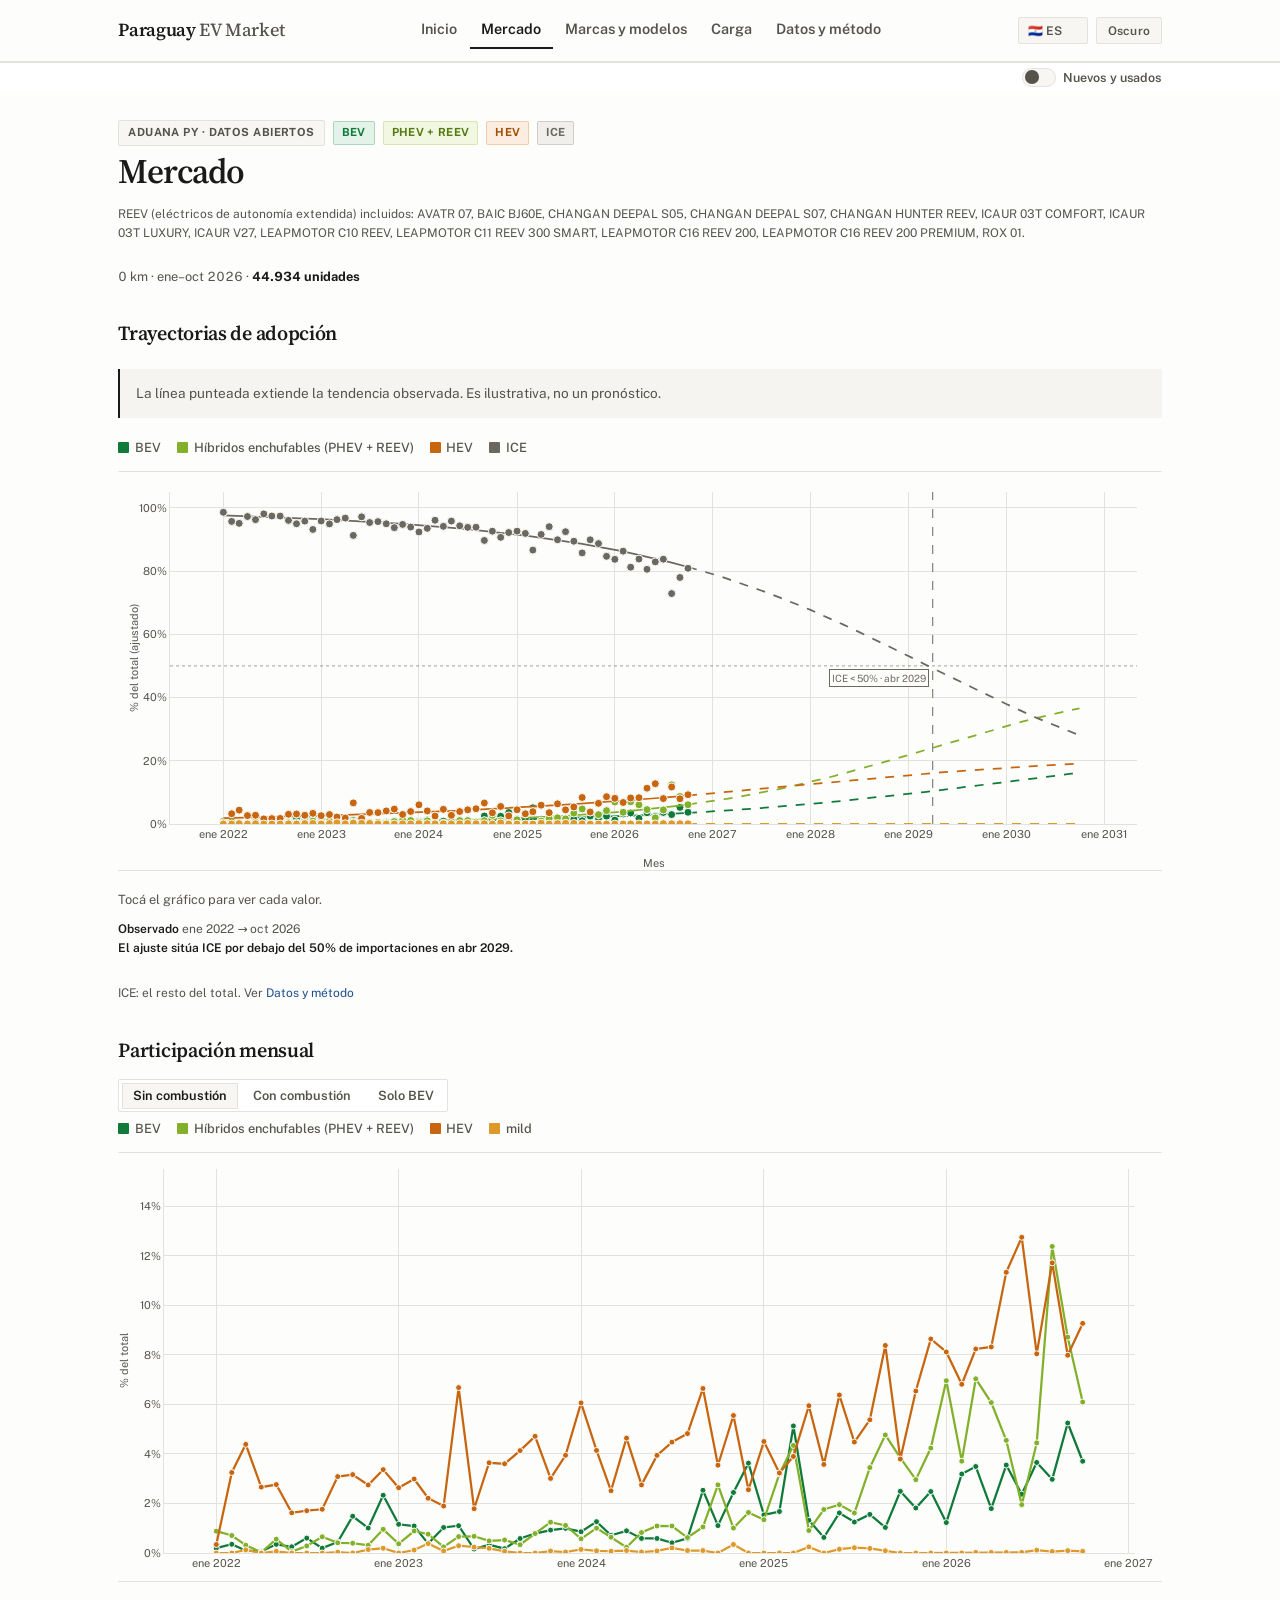
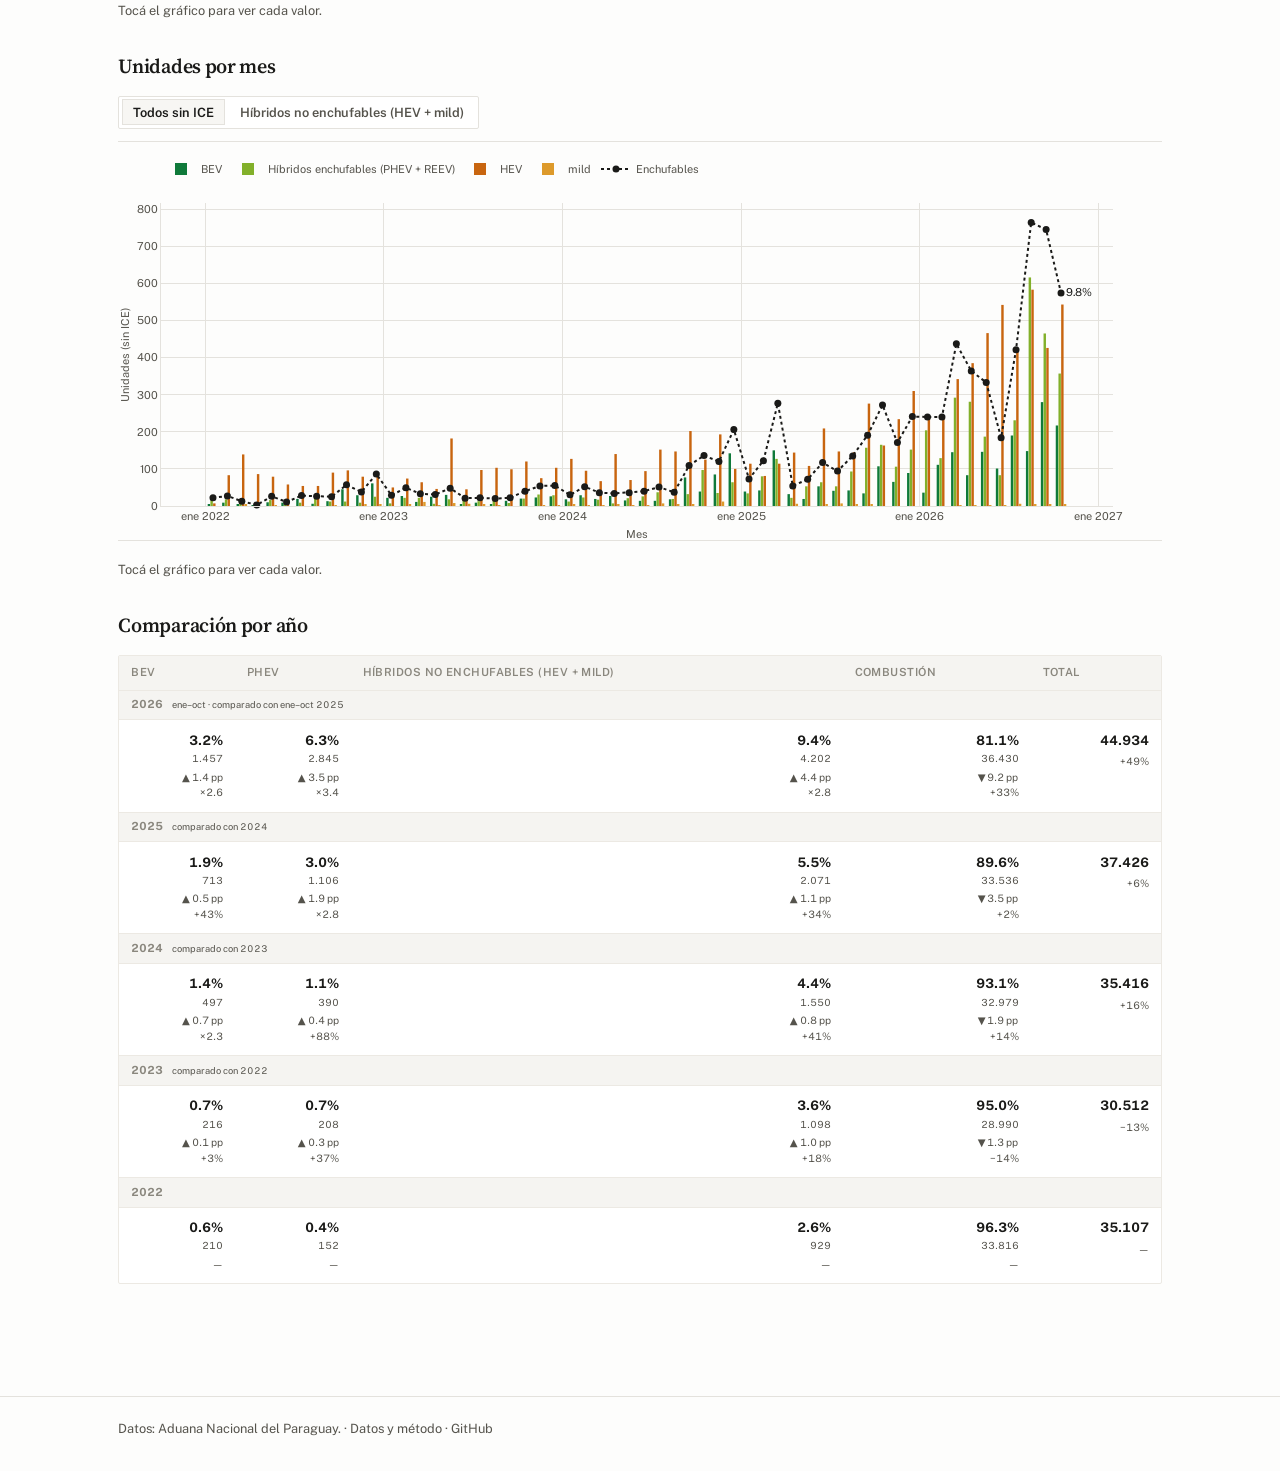
<file: pages/mercado.html>
<!DOCTYPE html>
<html lang="es">
<head>
  <meta charset="utf-8" />
  <link rel="icon" href="data:," />
  <meta name="viewport" content="width=device-width, initial-scale=1" />
  <title data-i18n="page_mercado">Mercado — Paraguay EV Market</title>
  <meta name="description" content="Participación y unidades del mercado de vehículos livianos en Paraguay." />
  <meta name="theme-color" content="#fdfdfc" />
  <script>
  (function () {
    var KEY = "pyev-theme";
    var root = document.documentElement;
    var mq = window.matchMedia ? window.matchMedia("(prefers-color-scheme: dark)") : null;
    function pref() {
      try {
        var v = localStorage.getItem(KEY);
        return v === "light" || v === "dark" ? v : "auto";
      } catch (e) { return "auto"; }
    }
    function apply() {
      var p = pref();
      var t = p === "auto" ? (mq && mq.matches ? "dark" : "light") : p;
      root.setAttribute("data-theme", t);
      root.setAttribute("data-theme-pref", p);
      var m = document.querySelector('meta[name="theme-color"]');
      if (m) m.setAttribute("content", t === "dark" ? "#141413" : "#fdfdfc");
      var btn = document.getElementById("themeToggle");
      if (btn) btn.textContent = t === "dark" ? "Claro" : "Oscuro";
    }
    window.__setThemePref = function (p) {
      try { if (p === "auto") localStorage.removeItem(KEY); else localStorage.setItem(KEY, p); } catch (e) {}
      apply();
      window.dispatchEvent(new Event("pyev-theme"));
    };
    window.__cycleTheme = function () {
      var cur = root.getAttribute("data-theme") === "dark" ? "dark" : "light";
      window.__setThemePref(cur === "dark" ? "light" : "dark");
    };
    if (mq) { try { mq.addEventListener("change", apply); } catch (e) { mq.addListener && mq.addListener(apply); } }
    apply();
  })();
  </script>
  <link rel="preconnect" href="https://fonts.googleapis.com" />
  <link rel="preconnect" href="https://fonts.gstatic.com" crossorigin />
  <link rel="stylesheet" href="https://fonts.googleapis.com/css2?family=Source+Serif+4:opsz,wght@8..60,400;8..60,500;8..60,600;8..60,700&family=Public+Sans:wght@400;500;600;700&display=swap" />
  <link rel="stylesheet" href="../css/style.css?v=20261124a" />
  <link rel="stylesheet" href="../css/variant.css?v=20261124a" />
  <script src="https://cdn.plot.ly/plotly-2.35.2.min.js" defer></script>
  <script src="../js/chart-click.js?v=20261124a" defer></script>
  <script src="../js/i18n.js?v=20261124a" defer></script>
  <script src="../js/i18n-variant.js?v=20261124a" defer></script>
  <script src="../js/load-csv.js?v=20261124a" defer></script>
  <script src="../js/charts.js?v=20261124a" defer></script>
  <script src="../js/models.js?v=20261124a" defer></script>
  <script src="../js/nuevos.js?v=20261124a" defer></script>
  <script src="../js/trajectories.js?v=20261124a" defer></script>
</head><body>
  <header class="site">
    <div class="wrap">
      <a class="brand" href="../index.html">Paraguay <span>EV Market</span></a>
      <nav class="nav-tabs" aria-label="Principal" data-i18n-attr="aria-label:primary_nav">
        <a href="../index.html" data-i18n="nav_home">Inicio</a>
        <a href="mercado.html" data-i18n="nav_mercado" class="active" aria-current="page">Mercado</a>
        <a href="marcas.html" data-i18n="nav_marcas">Marcas y modelos</a>
        <a href="carga.html" data-i18n="nav_carga">Carga</a>
        <a href="datos.html" data-i18n="nav_datos">Datos y método</a>
      </nav>
      <div class="header-actions">
        <label class="language-switcher"><span class="sr-only" data-i18n="language">Idioma</span><select id="languageToggle" aria-label="Idioma"><option value="es" data-i18n="spanish">Español</option><option value="pt" data-i18n="portuguese">Português</option><option value="en" data-i18n="english">English</option></select></label>
        <button type="button" class="theme-toggle" id="themeToggle" onclick="window.__cycleTheme()" aria-label="Cambiar tema">Oscuro</button>
      </div>
    </div>
  </header>
  <div class="subnav-bar scope-bar">
    <div class="wrap"></div>
  </div>

  <main class="wrap">
    <div class="page-eyebrow">
      <span class="badge" data-i18n="data_badge">Aduana PY · datos abiertos</span>
      <span class="pill pill-bev">BEV</span>
      <span class="pill pill-phev" data-i18n="pt_phev_short">PHEV + REEV</span>
      <span class="pill pill-hev">HEV</span>
      <span class="pill pill-ice">ICE</span>
    </div>
    <h1 data-i18n="mercado_title">Mercado</h1>
    <div class="nuevos-banner" data-nuevos-note hidden></div>
    <p class="chart-foot reev-note" data-reev-note="../data/summary.json" hidden></p>
    <div id="headline" class="pt-headline"><div class="status" data-i18n="loading">Cargando…</div></div>

    <section id="trayectorias" class="section-anchor">
      <h2 data-i18n="traj_title">Trayectorias de adopción</h2>
      <div class="note" data-i18n="traj_disclaimer">La línea punteada extiende la tendencia observada. Es ilustrativa, no un pronóstico.</div>
      <div class="legend-row">
        <span class="lg-bev">BEV</span>
        <span class="lg-phev" data-i18n="pt_phev">Híbridos enchufables (PHEV + REEV)</span>
        <span class="lg-hev">HEV</span>
        <span class="lg-ice">ICE</span>
      </div>
      <div id="chart-extra" class="chart-panel chart-bare"><div class="status" data-i18n="loading">Cargando…</div></div>
      <p class="chart-foot" id="extra-foot"></p>
      <p class="chart-foot" data-i18n="ice_formula">ICE: el resto del total. Ver <a href='datos.html#definiciones'>Datos y método</a></p>
    </section>

    <section id="participacion" class="section-anchor">
      <h2 data-i18n="mercado_share_title">Participación mensual</h2>
      <div class="view-toggle-row">
        <div class="period-mode" role="group" data-i18n-attr="aria-label:share_view_aria" aria-label="Líneas del gráfico">
          <button type="button" class="period-mode-btn active" data-share-view="elec" aria-pressed="true" data-i18n="share_view_elec">Sin combustión</button>
          <button type="button" class="period-mode-btn" data-share-view="ice" aria-pressed="false" data-i18n="share_view_ice">Con combustión</button>
          <button type="button" class="period-mode-btn" data-share-view="bev" aria-pressed="false" data-i18n="share_view_bev">Solo BEV</button>
        </div>
      </div>
      <div class="legend-row" id="share-legend">
        <span class="lg-bev">BEV</span>
        <span class="lg-phev" data-share-cat="other" data-i18n="pt_phev">Híbridos enchufables (PHEV + REEV)</span>
        <span class="lg-hev" data-share-cat="other">HEV</span>
        <span class="lg-others" data-share-cat="other" data-i18n="mild_col">mild</span>
        <span class="lg-ice" data-share-cat="ice">ICE</span>
      </div>
      <div id="chart" class="chart-panel chart-bare"><div class="status" data-i18n="loading">Cargando…</div></div>
    </section>

    <section id="volumenes" class="section-anchor">
      <h2 data-i18n="mercado_vol_title">Unidades por mes</h2>
      <div class="elec-chart-toolbar">
        <div class="period-mode" role="group" data-i18n-attr="aria-label:elec_view_aria" aria-label="Vista de electrificados">
          <button type="button" class="period-mode-btn active" data-elec-mode="all" aria-pressed="true" data-i18n="elec_view_all">Todos sin ICE</button>
          <button type="button" class="period-mode-btn" data-elec-mode="hev" aria-pressed="false" data-i18n="elec_view_hev">Híbridos no enchufables (HEV + mild)</button>
        </div>
        <p id="elecHevBanner" class="elec-chart-banner" hidden data-i18n="elec_view_hev_banner">Híbridos no enchufables (HEV + mild): HEV y mild (híbrido leve). No se enchufan.</p>
      </div>
      <div id="chart-elec" class="chart-panel chart-bare"><div class="status" data-i18n="loading">Cargando…</div></div>
    </section>

    <section id="anual" class="section-anchor">
      <h2 data-i18n="mercado_annual_title">Comparación por año</h2>
      <div id="annual-table"></div>
    </section>

  </main>
  <footer class="site">
    <div class="wrap">
      <div><span data-i18n="source_aduana">Datos: Aduana Nacional del Paraguay.</span> · <a href="datos.html#fuente" data-i18n="nav_datos">Datos y método</a> · <a href="https://github.com/ParaguaianMax/paraguay-ev-market">GitHub</a></div>
    </div>
  </footer>

  <script>
    document.addEventListener("DOMContentLoaded", async () => {
      const el = document.getElementById("chart");
      const elElec = document.getElementById("chart-elec");
      const headline = document.getElementById("headline");
      const annual = document.getElementById("annual-table");
      const elExtra = document.getElementById("chart-extra");
      const footExtra = document.getElementById("extra-foot");
      const viewBtns = document.querySelectorAll("[data-share-view]");
      const elecModeBtns = document.querySelectorAll("[data-elec-mode]");
      const elecHevBanner = document.getElementById("elecHevBanner");
      let shareView = "elec";
      let electrifiedMode = "all";
      let allRows = [];
      let rows = [];
      function syncView() {
        viewBtns.forEach((btn) => {
          const on = btn.dataset.shareView === shareView;
          btn.classList.toggle("active", on);
          btn.setAttribute("aria-pressed", on ? "true" : "false");
        });
        document.querySelectorAll("#share-legend [data-share-cat='other']").forEach((s) => { s.hidden = shareView === "bev"; });
        document.querySelectorAll("#share-legend [data-share-cat='ice']").forEach((s) => { s.hidden = shareView !== "ice"; });
      }
      function shareOpts() {
        if (shareView === "bev") return { only: ["BEV"] };
        if (shareView === "ice") return { withIce: true };
        return {};
      }
      viewBtns.forEach((btn) => btn.addEventListener("click", () => {
        shareView = btn.dataset.shareView;
        syncView();
        if (rows.length) PYEVCharts.shareChart(el, rows, shareOpts());
      }));
      elecModeBtns.forEach((btn) => btn.addEventListener("click", () => {
        electrifiedMode = btn.dataset.elecMode === "hev" ? "hev" : "all";
        draw();
      }));
      async function draw() {
        try {
          if (!allRows.length) allRows = await PYEV.loadParaguay();
          const resolved = await PYEV.resolveVehicleRows(allRows);
          rows = resolved.rows || [];
          if (PYEV.syncNuevosUI) PYEV.syncNuevosUI();
          if (!rows.length) {
            const msg = '<div class="status">' + PYEV.t(resolved.note || "variant_empty") + "</div>";
            el.innerHTML = msg; elElec.innerHTML = msg; elExtra.innerHTML = msg;
            if (headline) headline.innerHTML = "";
            if (annual) annual.innerHTML = "";
            return;
          }
          const ytdYear = String(rows[rows.length - 1].period).slice(0, 4);
          const ytdRows = rows.filter((r) => String(r.period).slice(0, 4) === ytdYear);
          PYEVCharts.renderPowertrainHeadline(headline, PYEVCharts.sumPowertrains(ytdRows), {
            periods: ytdRows.map((r) => r.period),
            cond: PYEV.isNuevosOnly && PYEV.isNuevosOnly() ? "nuevo" : "all",
            cutOnly: true,
          });
          syncView();
          // Plotly does not clear the "Cargando…" placeholder by itself.
          [el, elElec, elExtra].forEach((n) => { if (!n.data) n.innerHTML = ""; });
          PYEVCharts.shareChart(el, rows, shareOpts());
          PYEVCharts.renderAnnualTable(annual, rows);
          elecModeBtns.forEach((btn) => {
            const on = btn.dataset.elecMode === electrifiedMode;
            btn.classList.toggle("active", on);
            btn.setAttribute("aria-pressed", on ? "true" : "false");
          });
          if (elecHevBanner) elecHevBanner.hidden = electrifiedMode !== "hev";
          PYEVCharts.volumesElectrifiedChart(elElec, rows, { mode: electrifiedMode });
          // First chart on the page, drawn on load (no longer folded).
          {
            if (!elExtra.data) elExtra.innerHTML = "";
            PYEVTrajectories.extrapolationChart(elExtra, rows);
            const first = rows[0], last = rows[rows.length - 1];
            const crossing = elExtra._pyevMeta && elExtra._pyevMeta.iceBelow50;
            const crossingCaption = crossing
              ? PYEV.t("traj_ice_below50_caption", { period: PYEV.periodLabel(crossing.period) })
              : PYEV.t("traj_ice_below50_unreached");
            footExtra.innerHTML = "<b>" + PYEV.t("traj_observed") + "</b> " +
              PYEV.periodLabel(first.period) + " → " + PYEV.periodLabel(last.period) +
              "<br><b>" + crossingCaption + "</b>";
          }
          if (window.__pyevScrollHash) window.__pyevScrollHash();
        } catch (e) {
          el.innerHTML = '<div class="status error">' + e.message + "</div>";
        }
      }

    // Content renders after load, so re-apply the #anchor once it has height.
    window.__pyevScrollHash = function () {
      if (window.__pyevHashDone) return;
      const id = decodeURIComponent((location.hash || "").slice(1));
      const el = id && document.getElementById(id);
      if (!el) return;
      window.__pyevHashDone = true;
      if (el.tagName === "DETAILS") el.open = true;
      requestAnimationFrame(() => el.scrollIntoView());
    };
      await draw();
      window.addEventListener("pyev-lang", draw);
      window.addEventListener("pyev-nuevos", draw);
      window.addEventListener("pyev-theme", () => {
        if (el && el._pyevRows) PYEVCharts.restyleTheme(el);
        if (elElec && elElec.data) PYEVCharts.restyleTheme(elElec);
        if (elExtra && elExtra._pyevRows) PYEVTrajectories.restyleTheme(elExtra);
      });
    });
  </script>
</body>
</html>
</file>
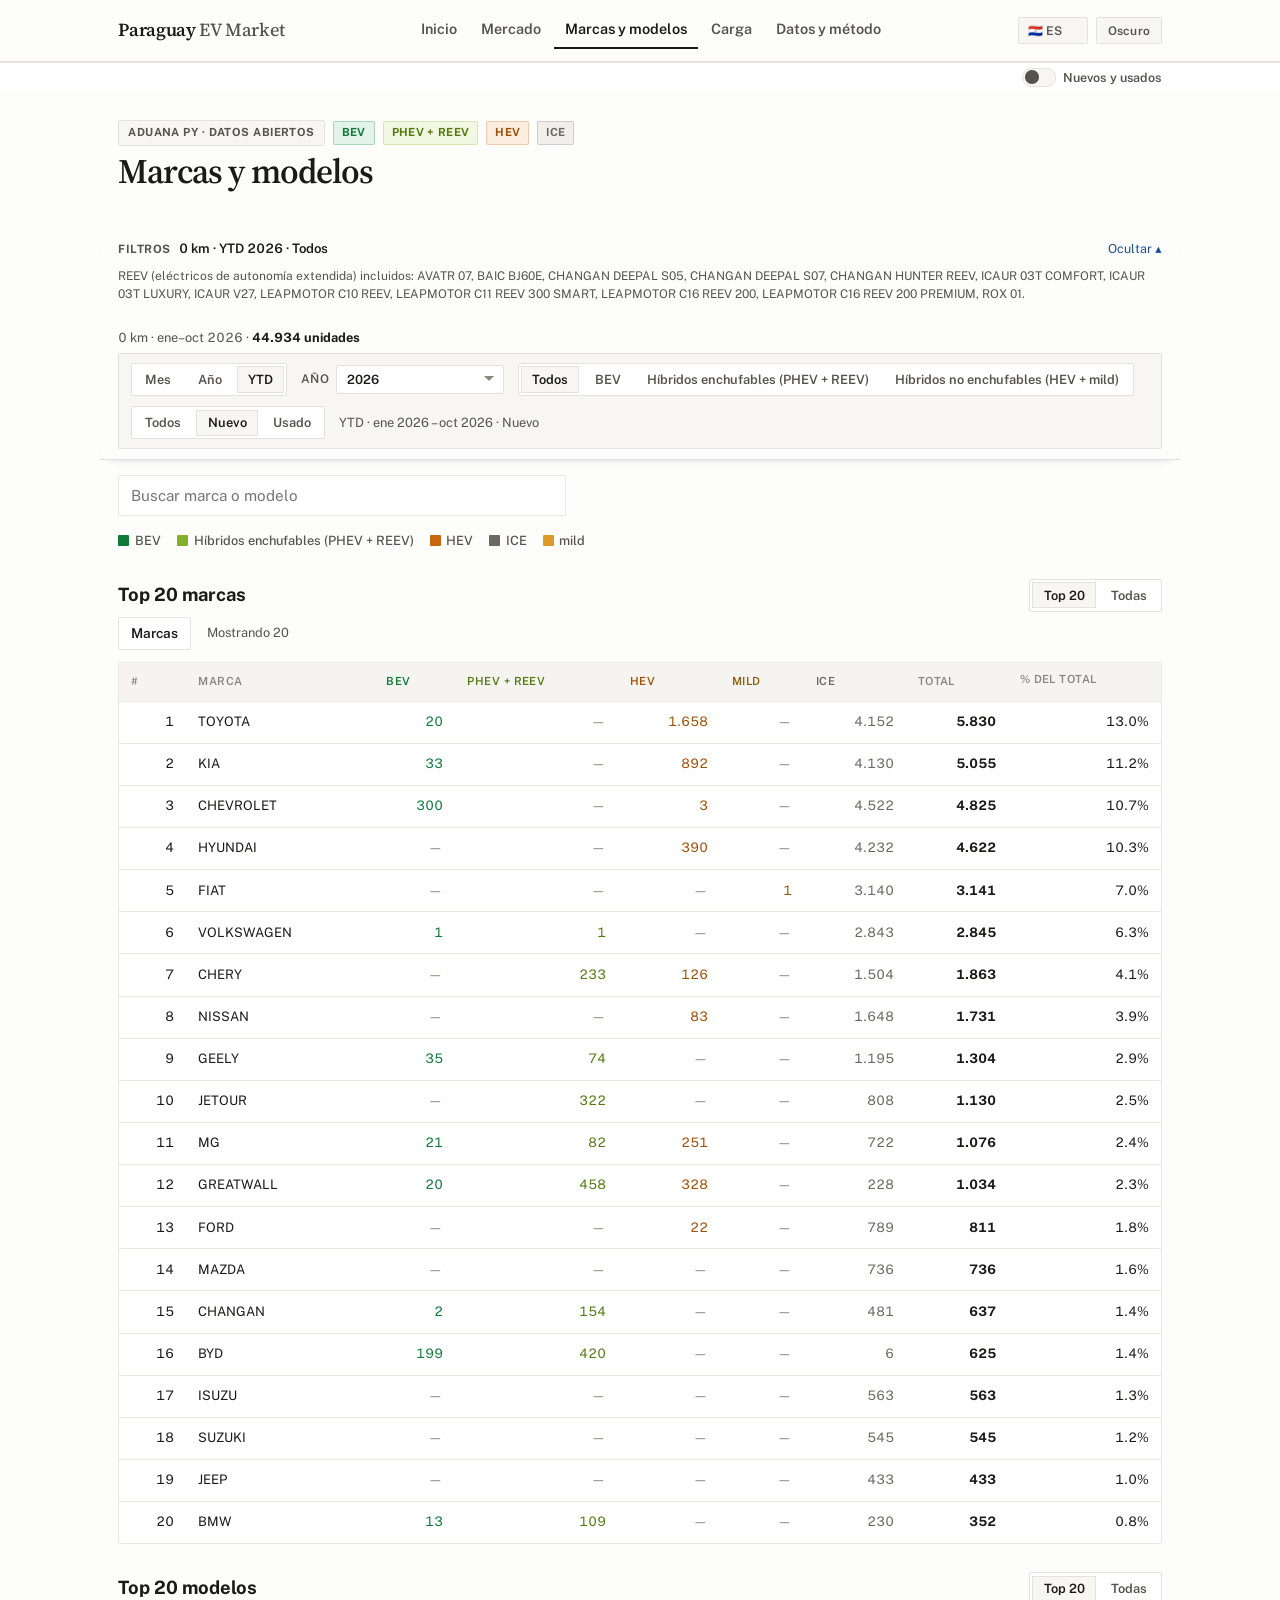
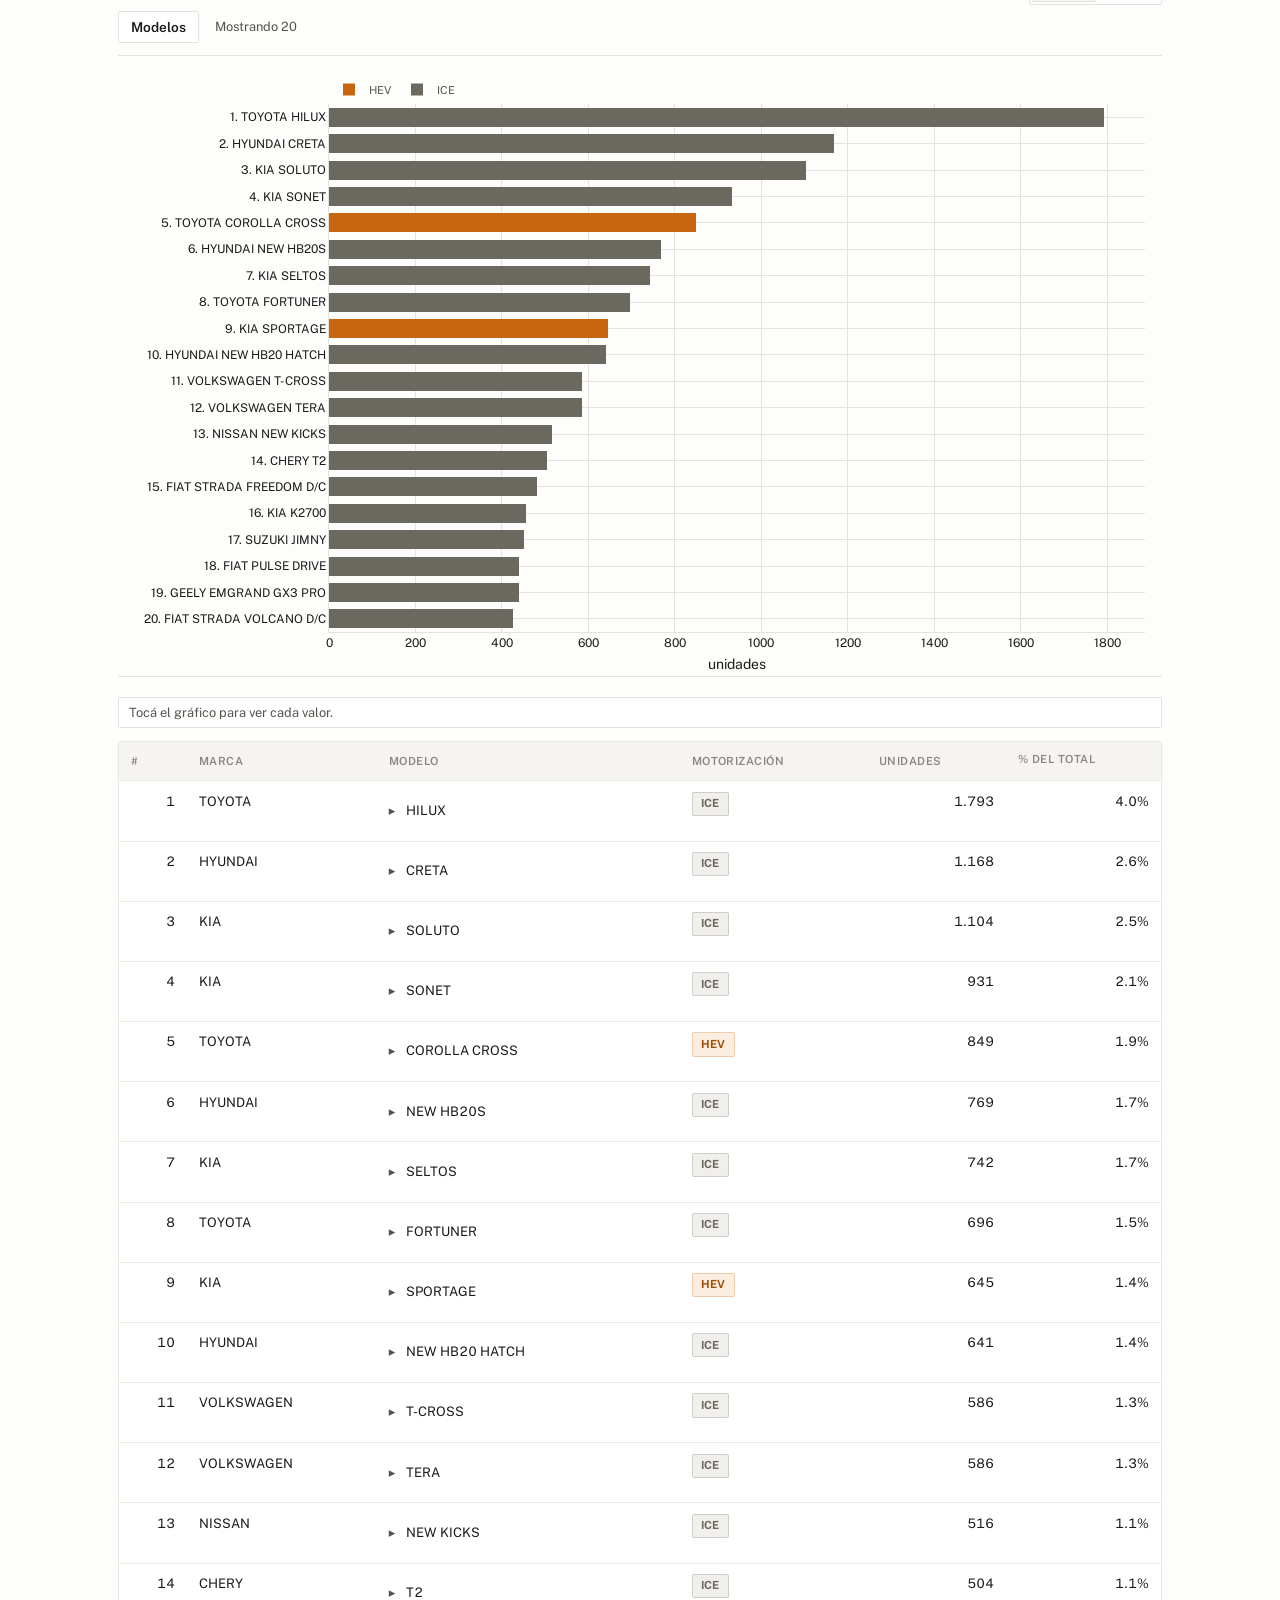
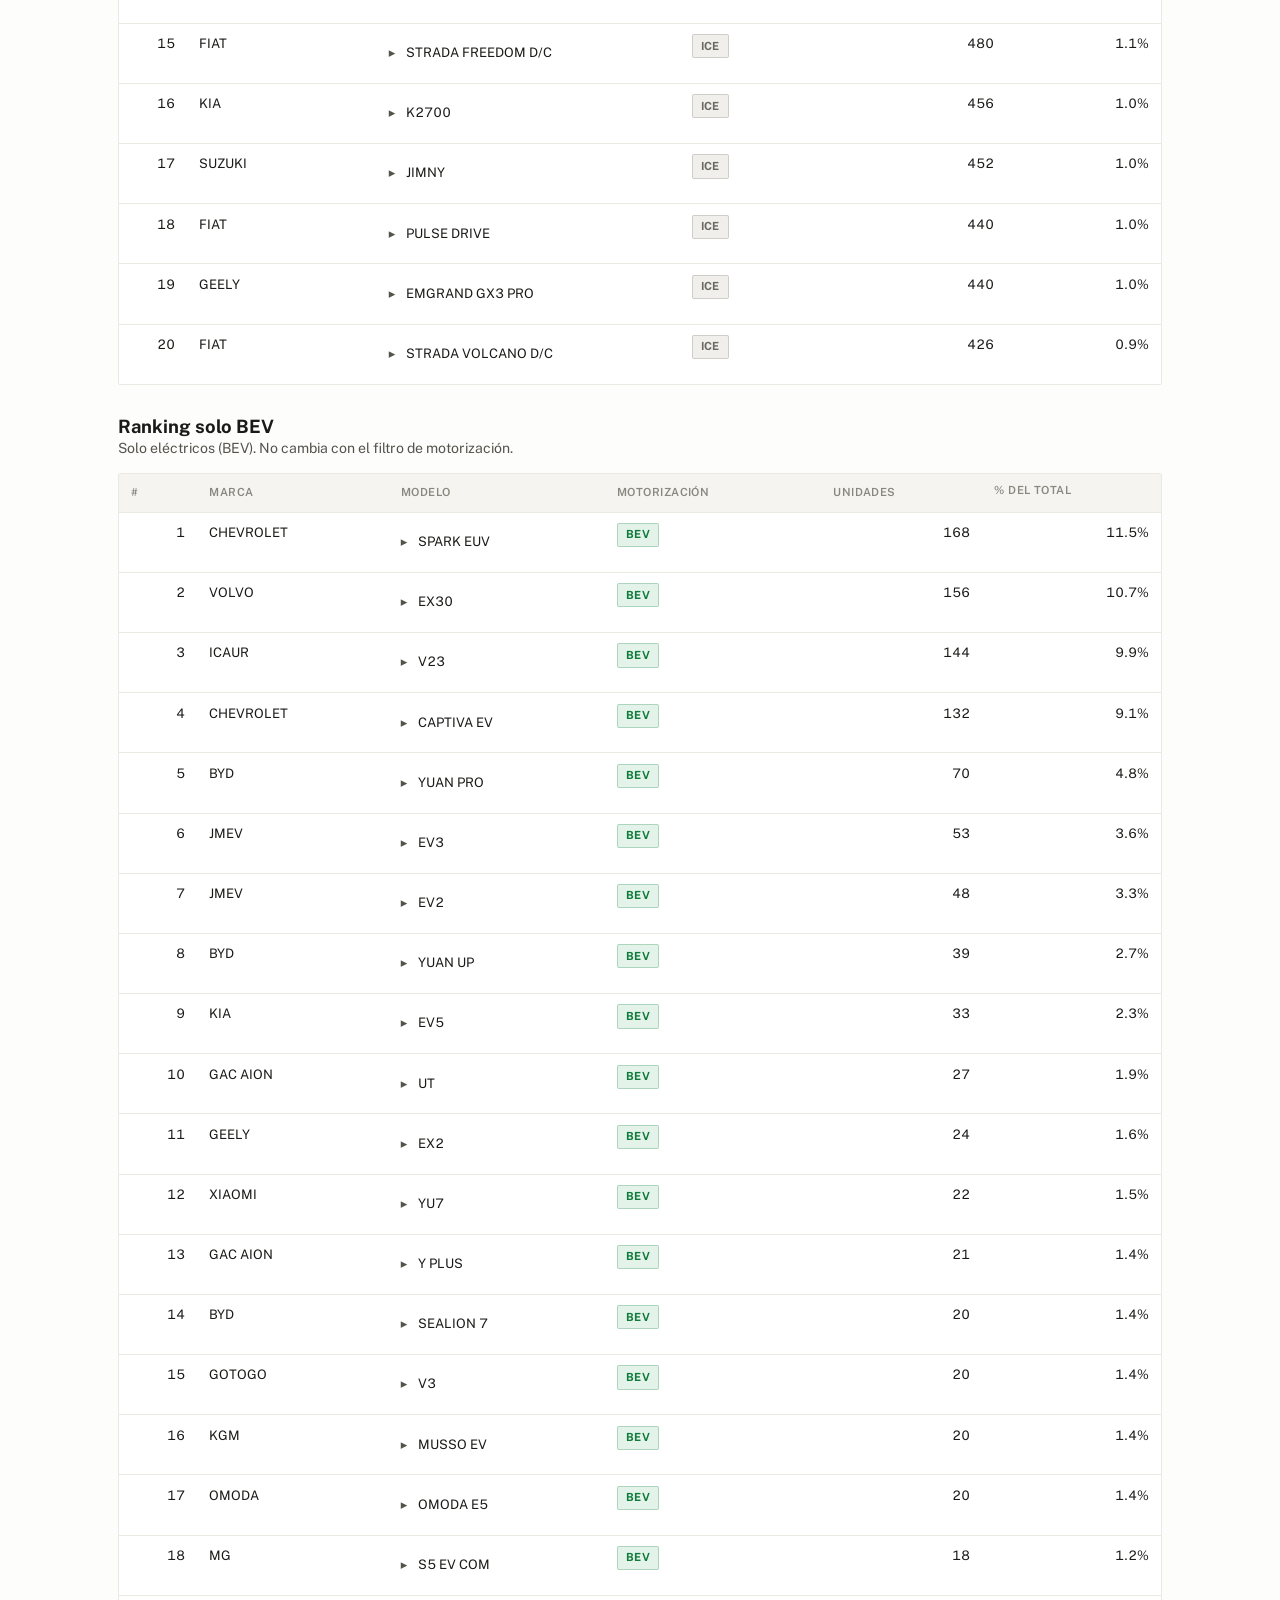
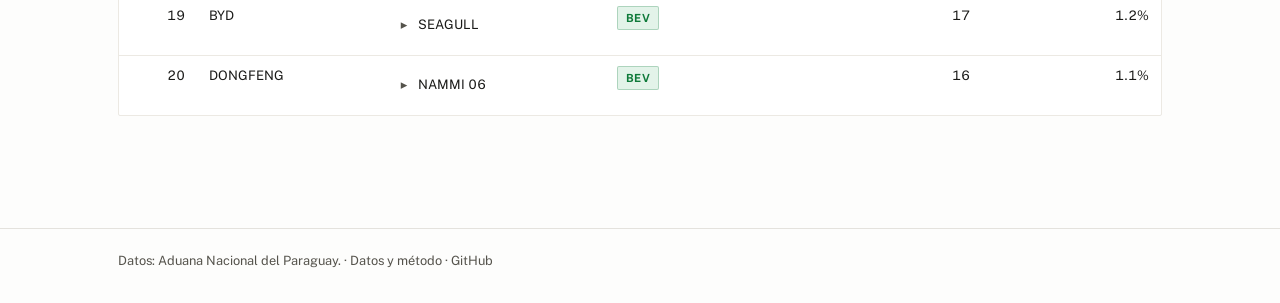
<file: pages/models.html>
<!doctype html>
<html lang="es">
<head>
  <meta charset="utf-8">
  <meta name="robots" content="noindex">
  <meta http-equiv="refresh" content="0; url=marcas.html">
  <link rel="canonical" href="marcas.html">
  <link rel="icon" href="data:,">
  <title>Marcas y modelos — Paraguay EV Market</title>
  <script>
    (function () {
      var map = {};
      var h = (location.hash || "").toLowerCase();
      location.replace(map[h] || "marcas.html");
    })();
  </script>
</head>
<body>
  <p><a href="marcas.html">Marcas y modelos →</a></p>
</body>
</html>
</file>
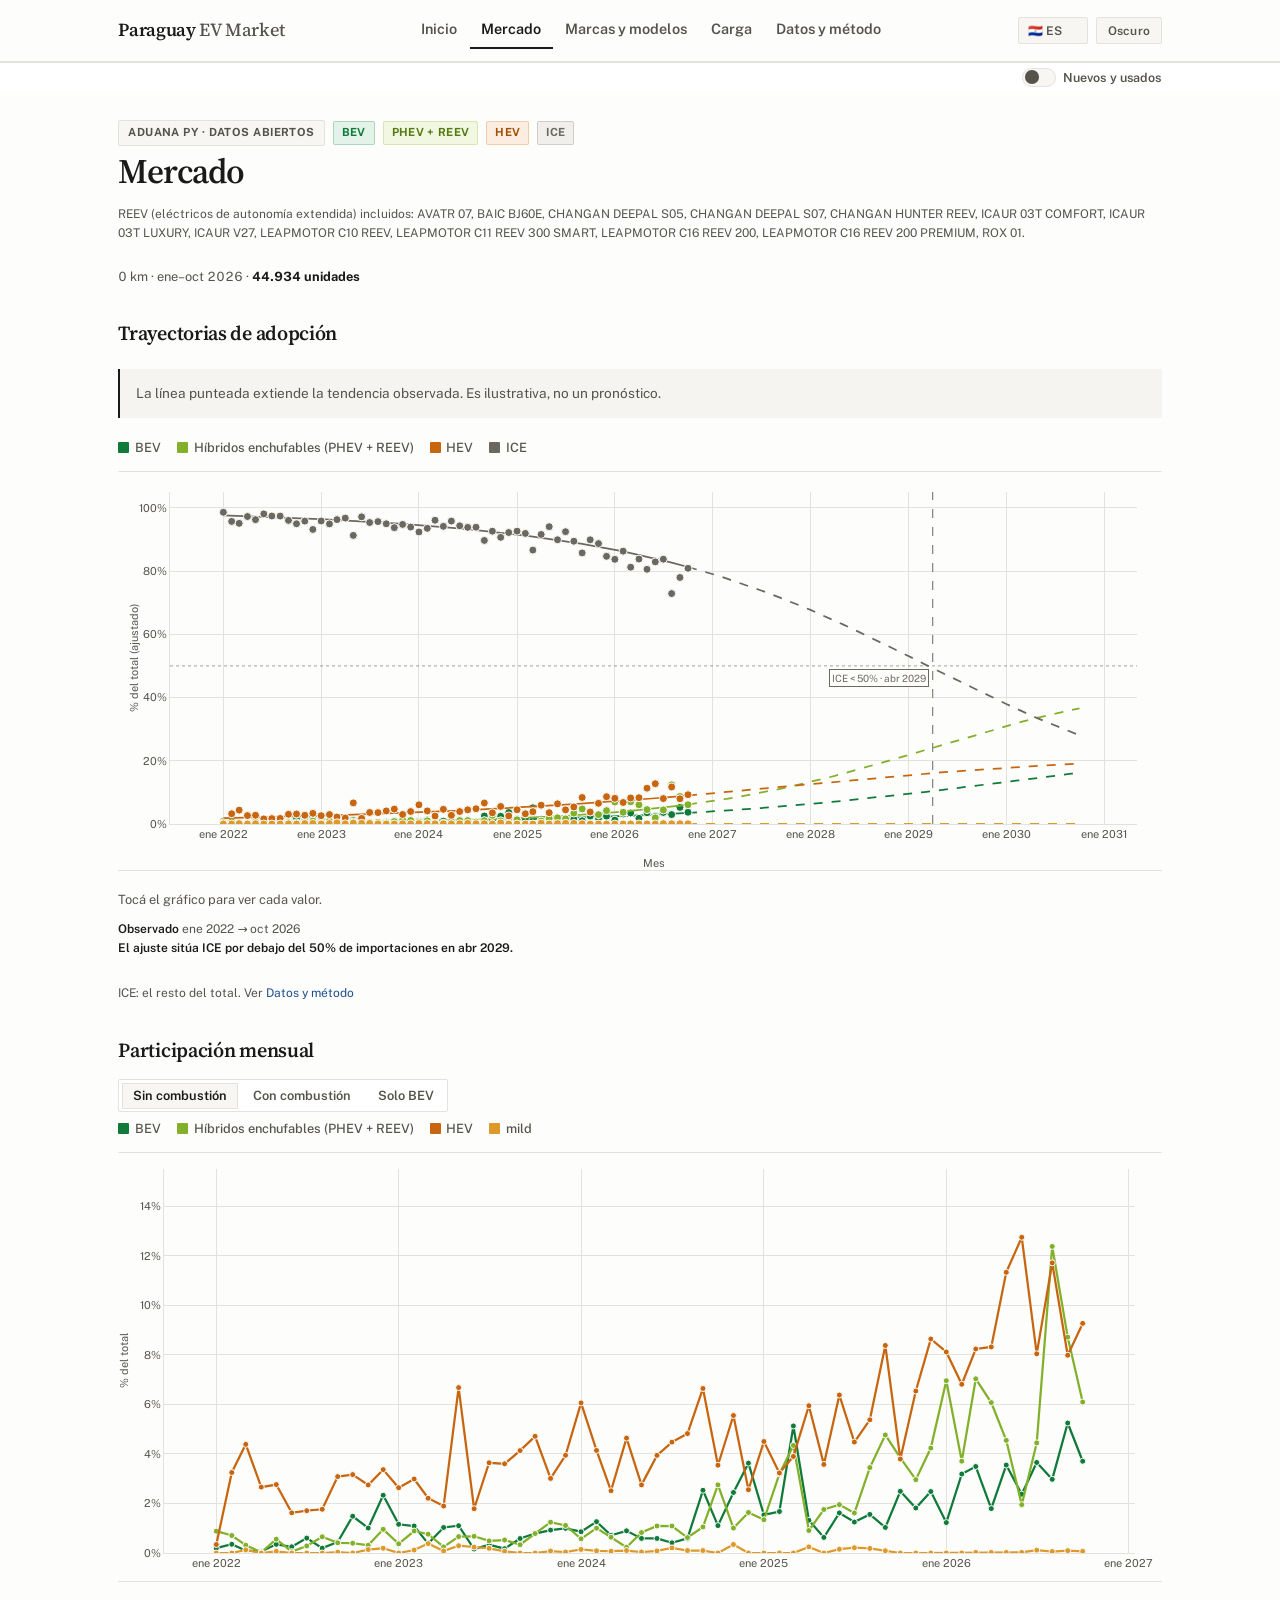
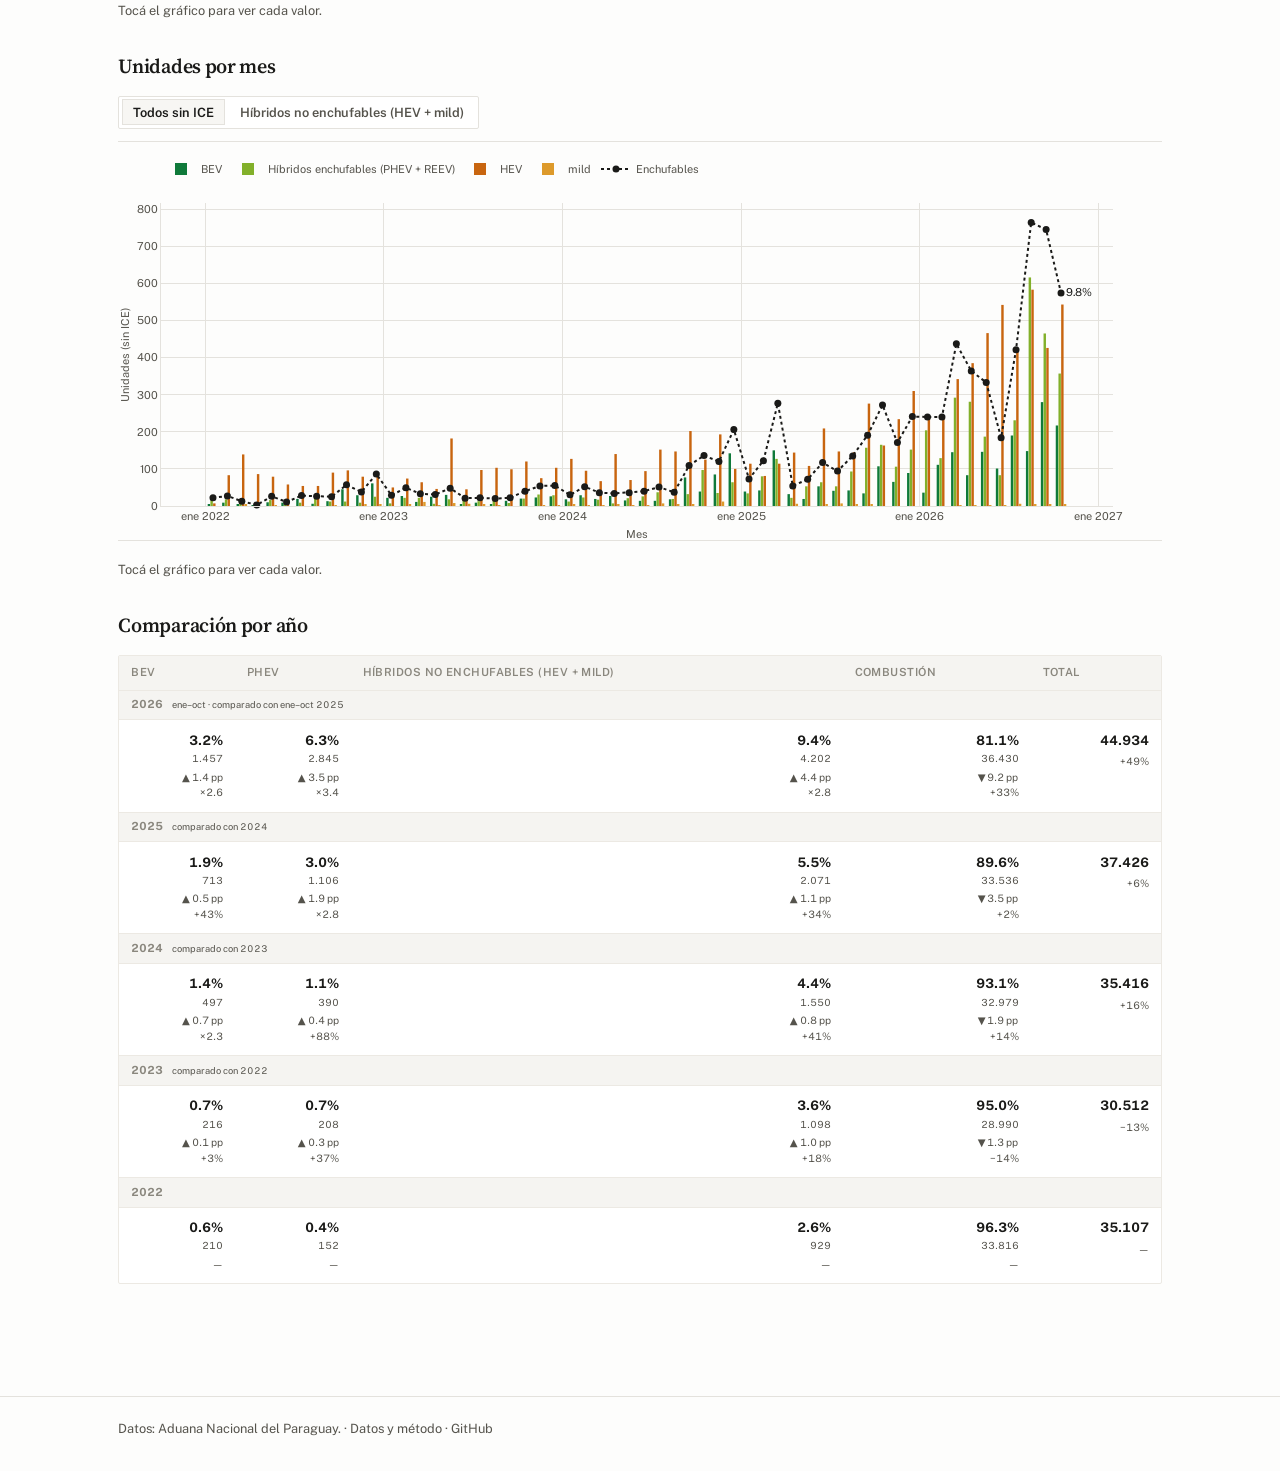
<file: pages/share.html>
<!doctype html>
<html lang="es">
<head>
  <meta charset="utf-8">
  <meta name="robots" content="noindex">
  <meta http-equiv="refresh" content="0; url=mercado.html#participacion">
  <link rel="canonical" href="mercado.html#participacion">
  <link rel="icon" href="data:,">
  <title>Mercado — Paraguay EV Market</title>
  <script>
    (function () {
      var map = {"#traj-section-title": "mercado.html#trayectorias", "#chart": "mercado.html#participacion", "#share-table": "datos.html#tabla-mensual"};
      var h = (location.hash || "").toLowerCase();
      location.replace(map[h] || "mercado.html#participacion");
    })();
  </script>
</head>
<body>
  <p><a href="mercado.html#participacion">Mercado →</a></p>
</body>
</html>
</file>
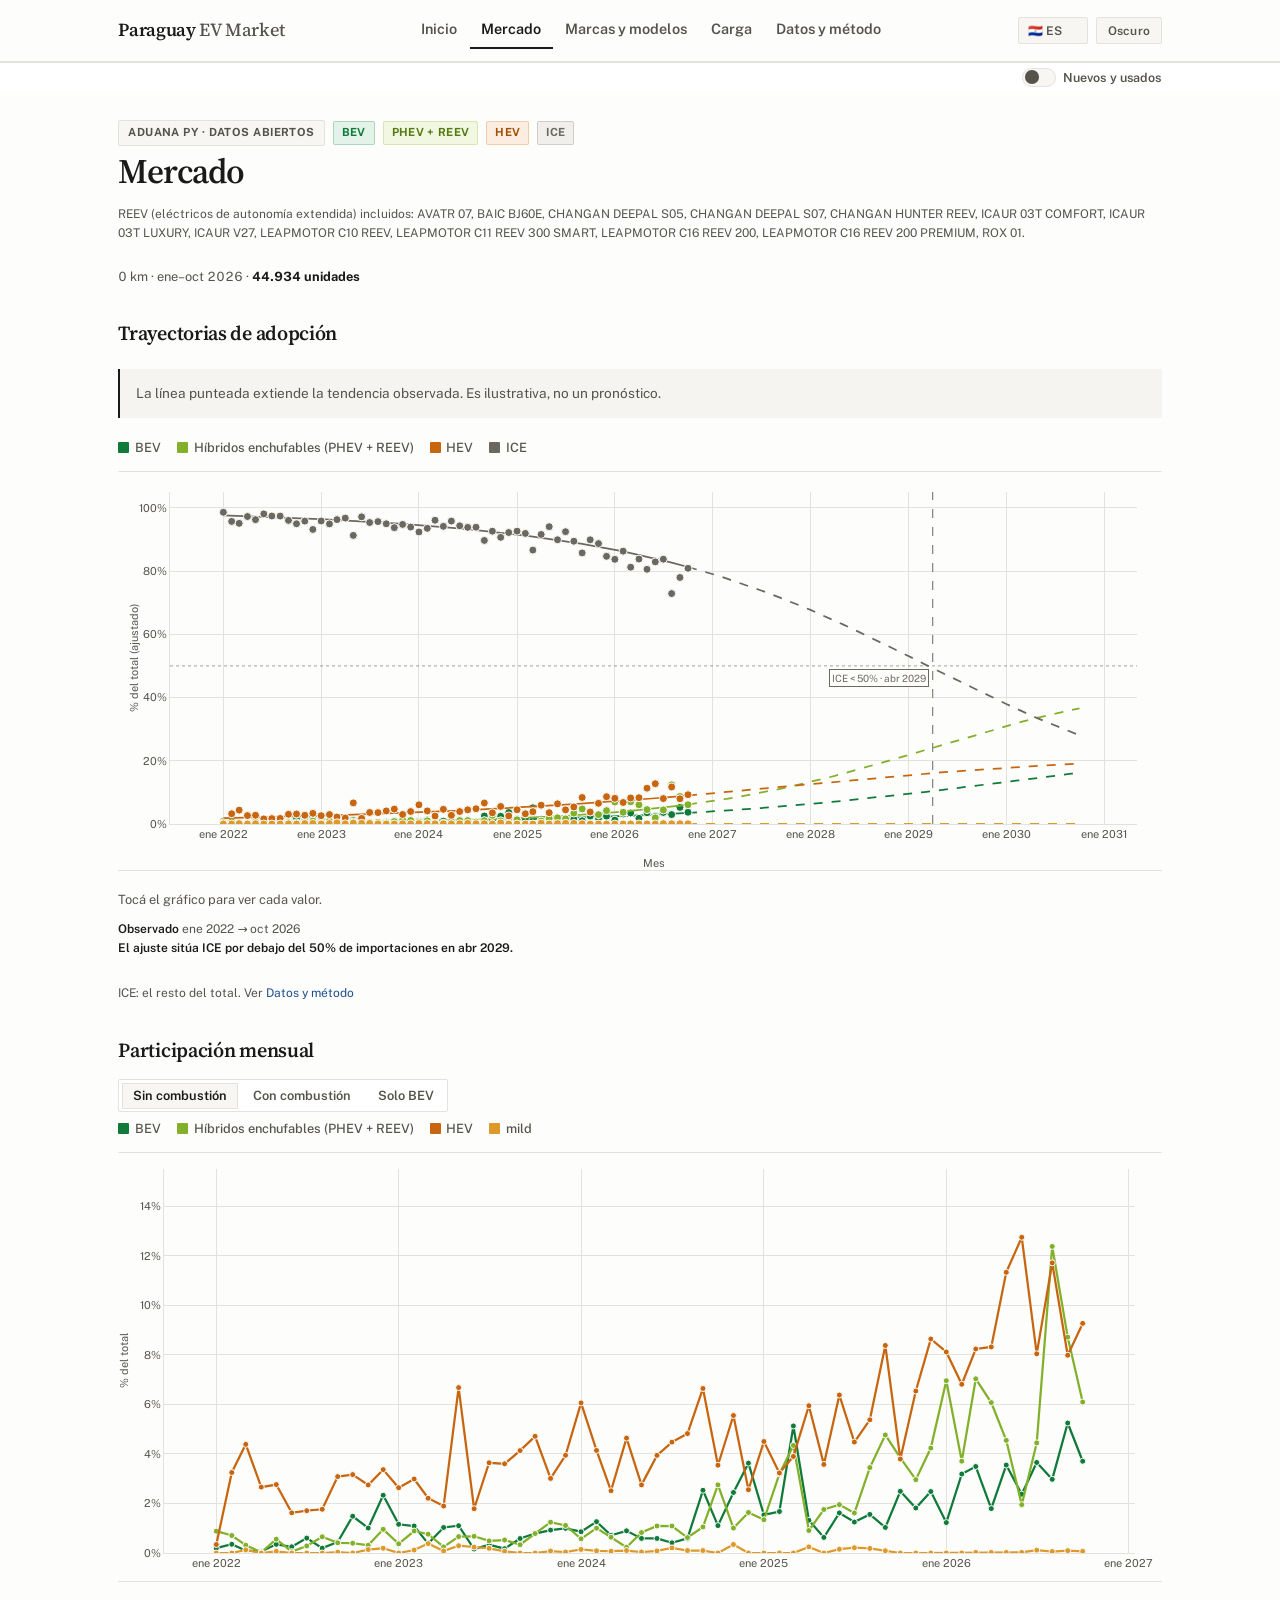
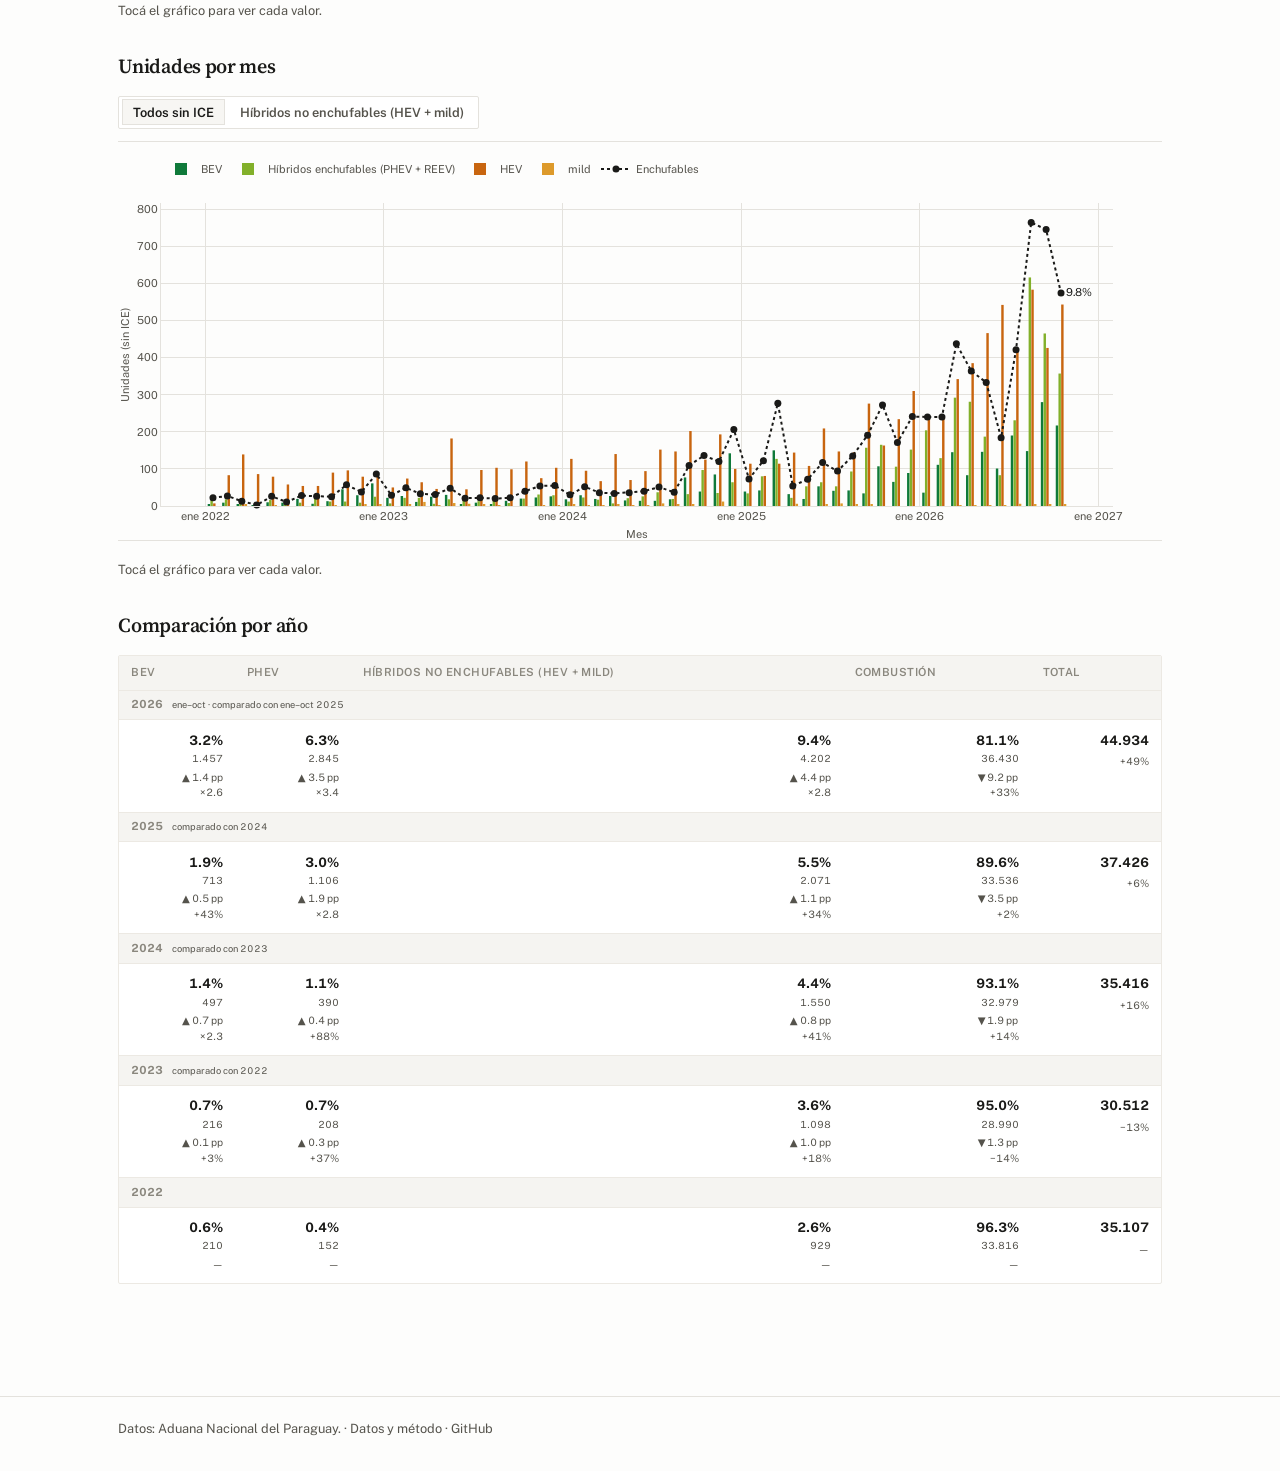
<file: pages/trajectories.html>
<!doctype html>
<html lang="es">
<head>
  <meta charset="utf-8">
  <meta name="robots" content="noindex">
  <meta http-equiv="refresh" content="0; url=mercado.html#trayectorias">
  <link rel="canonical" href="mercado.html#trayectorias">
  <link rel="icon" href="data:,">
  <title>Mercado — Paraguay EV Market</title>
  <script>
    (function () {
      var map = {};
      var h = (location.hash || "").toLowerCase();
      location.replace(map[h] || "mercado.html#trayectorias");
    })();
  </script>
</head>
<body>
  <p><a href="mercado.html#trayectorias">Mercado →</a></p>
</body>
</html>
</file>
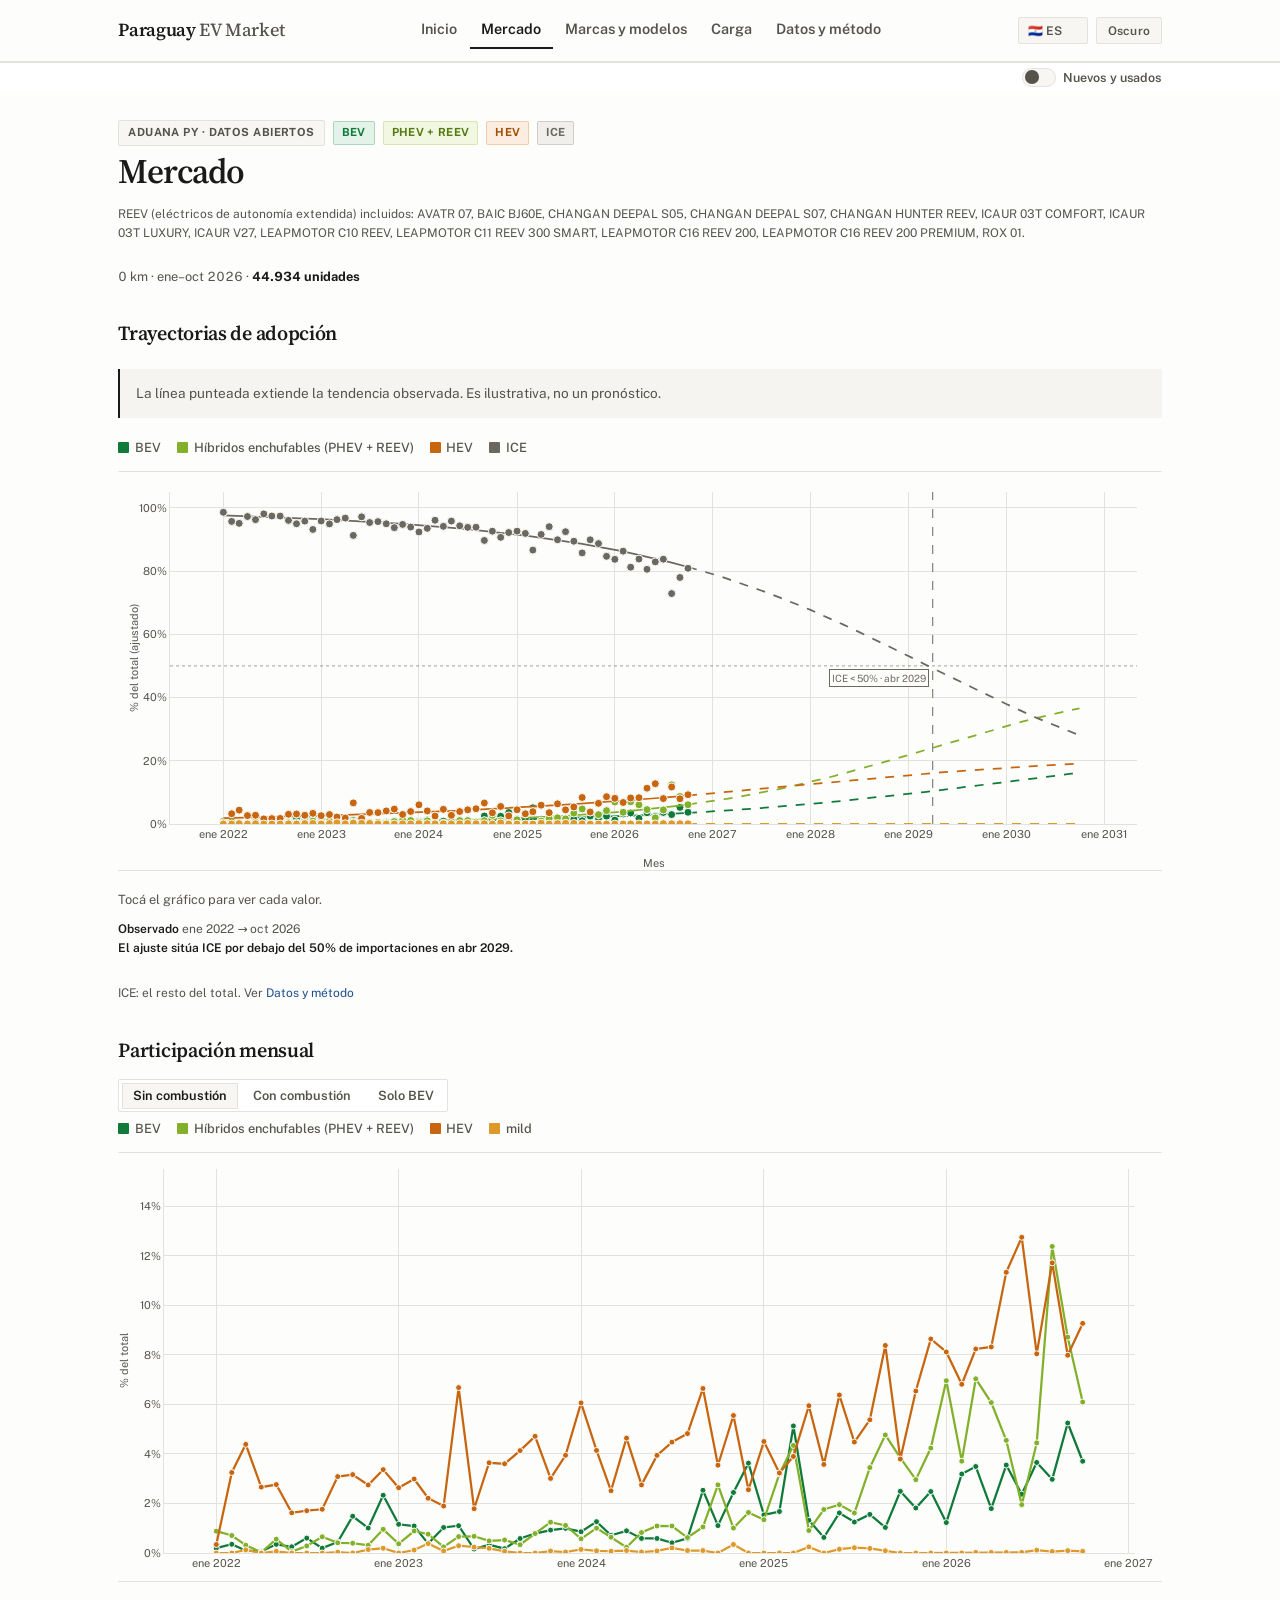
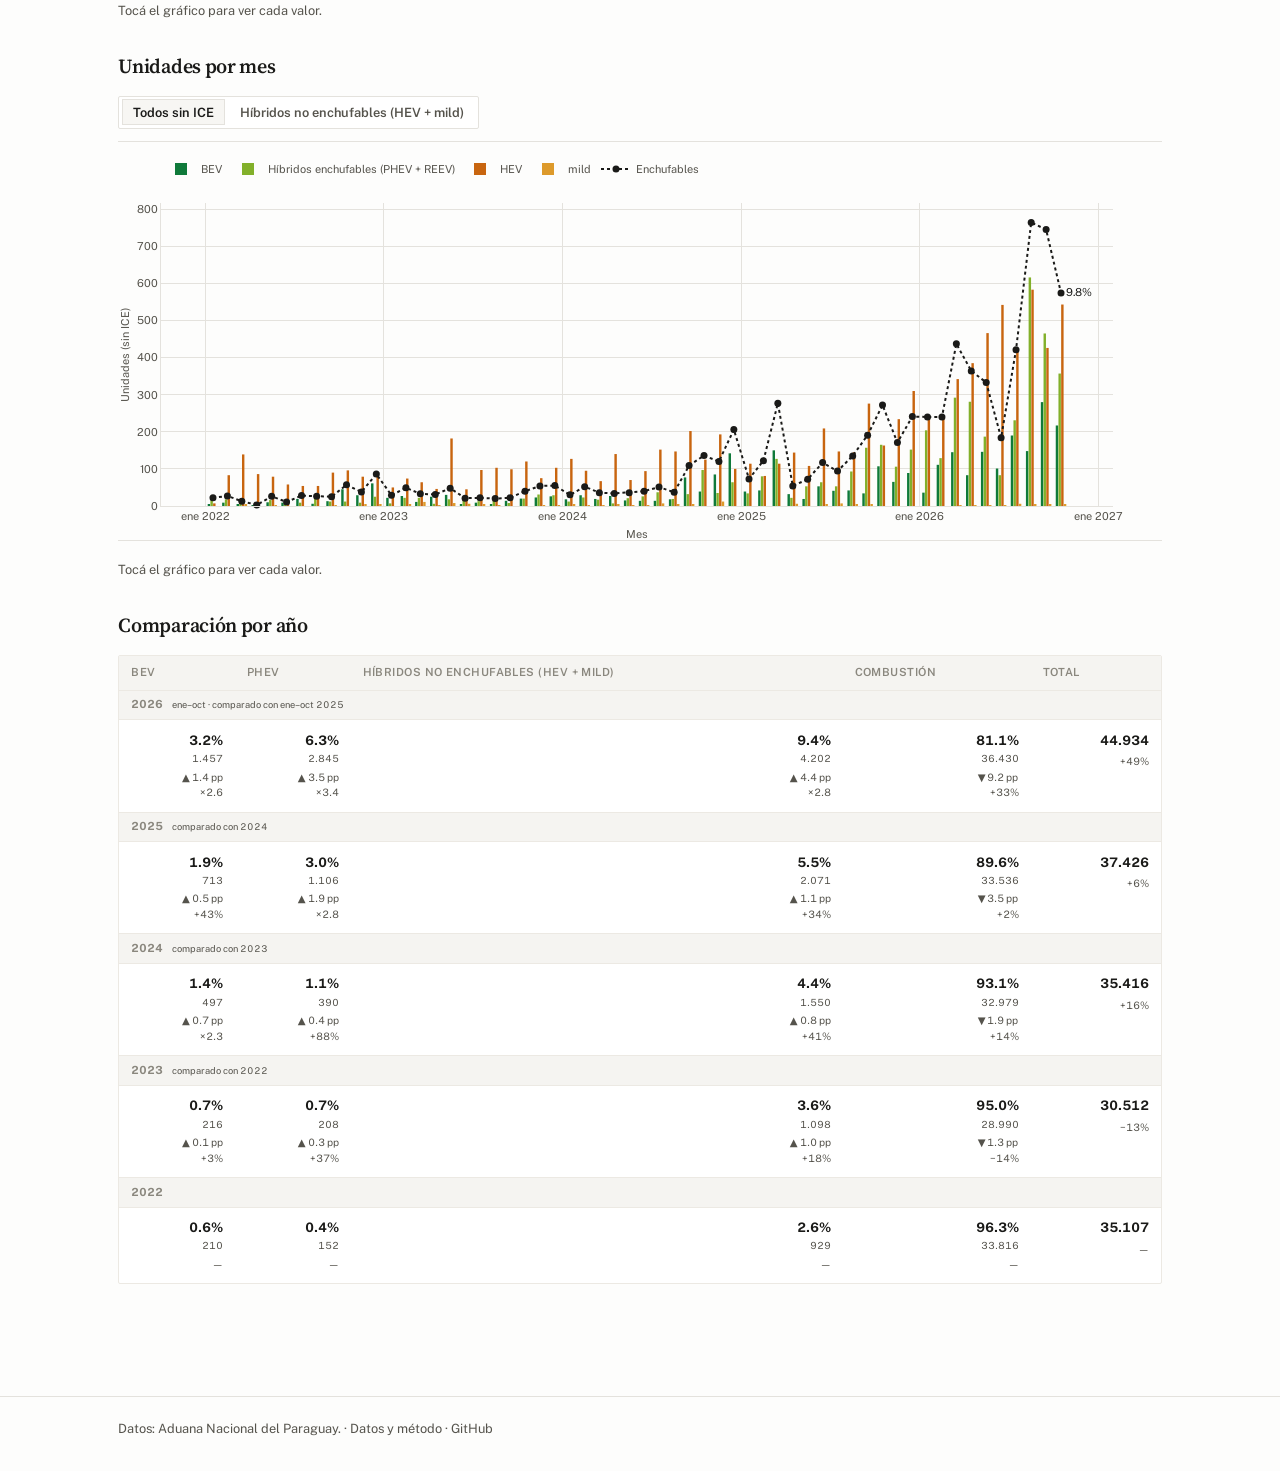
<file: pages/volumes.html>
<!doctype html>
<html lang="es">
<head>
  <meta charset="utf-8">
  <meta name="robots" content="noindex">
  <meta http-equiv="refresh" content="0; url=mercado.html#volumenes">
  <link rel="canonical" href="mercado.html#volumenes">
  <link rel="icon" href="data:,">
  <title>Mercado — Paraguay EV Market</title>
  <script>
    (function () {
      var map = {"#vol-rankings": "marcas.html#modelos", "#share-table": "datos.html#tabla-mensual", "#chart-elec": "mercado.html#volumenes"};
      var h = (location.hash || "").toLowerCase();
      location.replace(map[h] || "mercado.html#volumenes");
    })();
  </script>
</head>
<body>
  <p><a href="mercado.html#volumenes">Mercado →</a></p>
</body>
</html>
</file>
<file: css/style.css>
:root,
[data-theme="light"] {
--maxw: 1080px;
--gap: 18px;
--bg: #fdfdfc;
--bg-deep: #f5f4f1;
--surface: #ffffff;
--surface-2: #f7f6f3;
--surface-3: #efeee9;
--line: #e4e2dd;
--line-2: #e8e6e1;
--line-3: #ece9e3;
--text: #1a1a18;
--muted: #55534c;
--muted-2: #8a877e;
--accent: #1d4f91;
--accent-wash: #eaf0f8;
--ok: #3f7d52;
--ok-wash: #eef6f0;
--radius: 2px;
--font-display: "Source Serif 4", Georgia, "Times New Roman", serif;
--font-ui: "Public Sans", "Helvetica Neue", -apple-system, "Segoe UI", system-ui, sans-serif;
--mono: ui-monospace, SFMono-Regular, "Roboto Mono", Consolas, monospace;
--header-h: 56px;
/* Plug-ins in greens (BEV strong, PHEV light yellow-green), non-plug-in
   hybrids in amber/orange (HEV, mild close shades), ICE grey.
   *-ink is the readable text tone of each colour. */
--bev: #0f7a3a;
--bev-ink: #0f7a3a;
--bev-wash: #e3f3e9;
--phev: #82b02a;
--phev-ink: #557a12;
--phev-wash: #f1f7e1;
--hev: #c8650f;
--hev-ink: #a14f06;
--hev-wash: #fbeee0;
--others: #dd9a2b;
--others-ink: #8f5c0c;
--others-wash: #fbf2e0;
--ice: #6b6860;
--ice-ink: #6b6860;
--ice-wash: #f0efeb;
--total: #1d4f91;
--chart-grid: #e4e2dd;
--danger: #b5451b;
}
[data-theme="dark"] {
--bg: #141413;
--bg-deep: #0f0f0e;
--surface: #1b1b19;
--surface-2: #222220;
--surface-3: #2a2a27;
--line: #3a3934;
--line-2: #33322e;
--line-3: #2d2c29;
--text: #ecebe6;
--muted: #aeaba2;
--muted-2: #85827a;
--accent: #86acdd;
--accent-wash: #1c2a3d;
--ok: #6fb585;
--ok-wash: #16261b;
--bev: #2fc46a;
--bev-ink: #2fc46a;
--bev-wash: #10271a;
--phev: #cfe874;
--phev-ink: #cfe874;
--phev-wash: #252b12;
--hev: #f0953c;
--hev-ink: #f0953c;
--hev-wash: #2e1f10;
--others: #f7c77e;
--others-ink: #f7c77e;
--others-wash: #2d2514;
--ice: #9a978e;
--ice-ink: #9a978e;
--ice-wash: #222220;
--total: #a9c4e8;
--chart-grid: #3a3934;
--danger: #f0a07e;
}
* { box-sizing: border-box; margin: 0; padding: 0; }
[hidden] { display: none !important; }
html {
color-scheme: light dark;
}
body {
font-family: var(--font-ui);
background: var(--bg);
color: var(--text);
line-height: 1.55;
min-height: 100vh;
font-size: 15px;
-webkit-font-smoothing: antialiased;
}
a {
color: var(--accent);
text-decoration: none;
}
a:hover { text-decoration: underline; text-underline-offset: 2px; }
a:focus-visible {
outline: 2px solid var(--accent);
outline-offset: 3px;
}
.wrap {
max-width: var(--maxw);
margin: 0 auto;
padding: 1.25rem 1.15rem 3rem;
}
header.site {
position: sticky;
top: 0;
z-index: 20;
background: var(--bg);
border-bottom: 1px solid var(--line);
backdrop-filter: saturate(1.2);
}
header.site .wrap {
display: flex;
flex-wrap: wrap;
align-items: center;
justify-content: space-between;
gap: 0.65rem 1rem;
padding-top: 0.75rem;
padding-bottom: 0.75rem;
min-height: var(--header-h);
}
.brand {
font-family: var(--font-display);
font-weight: 600;
font-size: 1.15rem;
color: var(--text);
letter-spacing: -0.02em;
text-decoration: none;
}
.brand:hover { text-decoration: none; color: var(--text); }
.brand span {
font-weight: 500;
color: var(--muted);
}
.header-actions {
display: flex;
align-items: center;
gap: 0.5rem;
flex-wrap: wrap;
}
nav {
display: flex;
gap: 0.15rem;
flex-wrap: wrap;
}
nav a {
padding: 0.4rem 0.7rem;
border-radius: var(--radius);
color: var(--muted);
font-size: 0.875rem;
font-weight: 500;
text-decoration: none;
border-bottom: 2px solid transparent;
}
nav a:hover {
color: var(--text);
text-decoration: none;
background: var(--surface-2);
}
nav a.active {
color: var(--text);
font-weight: 600;
border-bottom-color: var(--text);
background: transparent;
}

/* Two-level nav: Vehículos | Cargadores + vehicle subnav */
.nav-primary {
display: flex;
gap: 0.15rem;
flex-wrap: wrap;
}
.nav-primary a {
padding: 0.4rem 0.85rem;
border-radius: var(--radius);
color: var(--muted);
font-size: 0.9rem;
font-weight: 600;
text-decoration: none;
border-bottom: 2px solid transparent;
letter-spacing: -0.01em;
}
.nav-primary a:hover {
color: var(--text);
text-decoration: none;
background: var(--surface-2);
}
.nav-primary a.active {
color: var(--text);
border-bottom-color: var(--text);
background: transparent;
}
.subnav-bar {
border-top: 1px solid var(--line);
background: var(--surface);
}
.subnav-bar .wrap {
padding-top: 0.35rem;
padding-bottom: 0.35rem;
min-height: 0;
}
.nav-sub {
display: flex;
gap: 0.1rem;
flex-wrap: wrap;
align-items: center;
}
.nav-sub a,
.nav-sub button {
padding: 0.3rem 0.65rem;
border-radius: var(--radius);
color: var(--muted);
font-size: 0.8rem;
font-weight: 500;
text-decoration: none;
border: none;
border-bottom: 2px solid transparent;
background: transparent;
font-family: inherit;
line-height: inherit;
cursor: pointer;
}
.nav-sub a:hover,
.nav-sub button:hover {
color: var(--text);
text-decoration: none;
background: var(--surface-2);
}
.nav-sub a.active,
.nav-sub button.active {
color: var(--text);
font-weight: 600;
border-bottom-color: var(--accent);
background: transparent;
}
.nav-sub-fit {
flex-wrap: nowrap;
}
.nav-sub-fit a,
.nav-sub-fit button {
white-space: nowrap;
}
@media (max-width: 720px) {
.nav-primary a { padding: 0.35rem 0.6rem; font-size: 0.85rem; }
.nav-sub a,
.nav-sub button { padding: 0.28rem 0.5rem; font-size: 0.75rem; }
}
@media (max-width: 380px) {
.nav-sub-fit a,
.nav-sub-fit button { padding: 0.28rem 0.35rem; font-size: 0.7rem; }
}

.theme-toggle {
appearance: none;
border: 1px solid var(--line);
background: var(--surface-2);
color: var(--muted);
font-family: var(--font-ui);
font-size: 0.75rem;
font-weight: 600;
padding: 0.35rem 0.65rem;
border-radius: var(--radius);
cursor: pointer;
letter-spacing: 0.02em;
}
.theme-toggle:hover {
color: var(--text);
border-color: var(--line-2);
}
.theme-toggle:focus-visible {
outline: 2px solid var(--accent);
outline-offset: 2px;
}
h1 {
font-family: var(--font-display);
font-size: clamp(1.65rem, 3.2vw, 2.15rem);
font-weight: 600;
letter-spacing: -0.025em;
line-height: 1.2;
margin: 0.35rem 0 0.65rem;
color: var(--text);
}
h2 {
font-family: var(--font-display);
font-size: 1.25rem;
font-weight: 600;
margin: 2rem 0 0.85rem;
letter-spacing: -0.015em;
color: var(--text);
}
.lead {
color: var(--muted);
max-width: 62ch;
margin-bottom: 1.5rem;
font-size: 1.02rem;
line-height: 1.65;
}
.lead strong { color: var(--text); font-weight: 600; }
.page-eyebrow {
display: flex;
flex-wrap: wrap;
align-items: center;
gap: 0.5rem;
margin-top: 0.5rem;
}
.badge {
display: inline-block;
font-size: 0.7rem;
font-weight: 700;
letter-spacing: 0.04em;
text-transform: uppercase;
padding: 0.2rem 0.55rem;
border-radius: var(--radius);
border: 1px solid var(--line);
background: var(--surface-2);
color: var(--muted);
}
.pill {
display: inline-block;
font-size: 0.7rem;
font-weight: 700;
letter-spacing: 0.03em;
padding: 0.15rem 0.5rem;
border-radius: var(--radius);
border: 1px solid transparent;
}
.pill-bev { background: var(--bev-wash); color: var(--bev-ink); border-color: color-mix(in srgb, var(--bev) 25%, transparent); }
.pill-phev { background: var(--phev-wash); color: var(--phev-ink); border-color: color-mix(in srgb, var(--phev) 25%, transparent); }
.pill-hev { background: var(--hev-wash); color: var(--hev-ink); border-color: color-mix(in srgb, var(--hev) 25%, transparent); }
.pill-others { background: var(--others-wash); color: var(--others-ink); border-color: color-mix(in srgb, var(--others) 25%, transparent); }
.pill-ice { background: var(--ice-wash); color: var(--ice-ink); border-color: color-mix(in srgb, var(--ice) 25%, transparent); }
.kpi-grid {
display: grid;
grid-template-columns: repeat(auto-fit, minmax(138px, 1fr));
gap: 0;
margin: 1.25rem 0 1.75rem;
border-top: 1px solid var(--text);
border-bottom: 1px solid var(--line);
}
.kpi {
background: transparent;
border: 0;
border-right: 1px solid var(--line);
border-radius: 0;
padding: 1.05rem 1rem 1.15rem;
}
.kpi:last-child { border-right: 0; }
.kpi .label {
font-size: 0.68rem;
text-transform: uppercase;
letter-spacing: 0.06em;
color: var(--muted-2);
margin-bottom: 0.4rem;
font-weight: 600;
}
.kpi .value {
font-size: 1.5rem;
font-weight: 700;
font-variant-numeric: tabular-nums;
letter-spacing: -0.02em;
color: var(--text);
line-height: 1.15;
}
.kpi .sub {
font-size: 0.8rem;
color: var(--muted);
margin-top: 0.3rem;
font-variant-numeric: tabular-nums;
}
.kpi.bev .value { color: var(--bev-ink); }
.kpi.phev .value { color: var(--phev-ink); }
.kpi.hev .value { color: var(--hev-ink); }
.kpi.ice .value { color: var(--ice-ink); }
.kpi.elec .value { color: var(--ok); }
.cards {
display: grid;
grid-template-columns: repeat(auto-fit, minmax(240px, 1fr));
gap: 0 2.5rem;
margin: 0.5rem 0 1.5rem;
border-top: 1px solid var(--text);
}
.card {
background: transparent;
border: 0;
border-bottom: 1px solid var(--line);
border-radius: 0;
padding: 1.1rem 0 1.25rem;
display: flex;
flex-direction: column;
gap: 0.35rem;
text-decoration: none;
transition: color 0.15s;
}
.card:hover {
text-decoration: none;
transform: none;
border-color: var(--line);
}
.card:hover h3 { color: var(--accent); }
.card h3 {
font-family: var(--font-ui);
font-size: 1rem;
font-weight: 600;
margin: 0;
color: var(--text);
display: flex;
align-items: center;
gap: 0.4rem;
transition: color 0.15s;
}
.card p {
color: var(--muted);
font-size: 0.875rem;
line-height: 1.55;
margin: 0;
}
.card .arrow {
color: var(--accent);
font-weight: 600;
font-size: 0.8rem;
margin-top: 0.35rem;
}
.chart-panel {
background: var(--surface);
border: 1px solid var(--line-3);
border-radius: var(--radius);
padding: 0.85rem 0.75rem 0.5rem;
margin: 0.75rem 0 1.25rem;
min-height: 400px;
}
.chart-panel.chart-bare {
background: transparent;
border: 0;
border-radius: 0;
padding: 0.25rem 0;
border-top: 1px solid var(--line);
border-bottom: 1px solid var(--line);
}
.chart-panel .plotly-graph-div { width: 100% !important; }
.chart-panel.chart-network-pie { min-height: 480px; }
.chart-panel.chart-network-bars { min-height: 460px; }
.chart-panel.chart-history { min-height: 360px; margin-top: 0.35rem; }
.chart-panel.chart-history-networks { min-height: 440px; margin-top: 0.35rem; }
.history-network-legend {
  display: flex;
  flex-wrap: wrap;
  align-items: center;
  gap: 0.45rem 1rem;
  margin: 0 0 1.25rem;
  font-size: 0.8rem;
  line-height: 1.4;
  color: var(--muted);
}
.history-network-legend .item {
  display: inline-flex;
  align-items: center;
  gap: 0.35rem;
}
.history-network-legend .swatch {
  width: 1.2rem;
  height: 0.2rem;
  flex: 0 0 1.2rem;
  border-radius: 99px;
}
@media (max-width: 640px) {
  .chart-panel.chart-history { min-height: 300px; padding-left: 0; padding-right: 0; }
  .chart-panel.chart-history-networks { min-height: 400px; padding-left: 0; padding-right: 0; }
}
.chart-foot {
margin: -0.5rem 0 1.5rem;
padding-top: 0.65rem;
font-size: 0.75rem;
line-height: 1.55;
color: var(--muted);
}
.chart-foot b { color: var(--text); font-weight: 600; }
.note, .footer-note {
font-size: 0.85rem;
color: var(--muted);
background: var(--bg-deep);
border-left: 2px solid var(--text);
padding: 0.85rem 1rem;
border-radius: 0;
margin: 1.25rem 0;
line-height: 1.55;
}
.note code, .footer-note code {
font-family: var(--mono);
font-size: 0.8em;
background: var(--surface);
border: 1px solid var(--line);
padding: 0.1em 0.35em;
border-radius: var(--radius);
}
.legend-row {
display: flex;
flex-wrap: wrap;
gap: 0.55rem 1rem;
margin: 0.35rem 0 0.85rem;
font-size: 0.8rem;
color: var(--muted);
align-items: center;
}
.legend-row span {
display: inline-flex;
align-items: center;
gap: 0.35rem;
font-weight: 500;
}
.legend-row span::before {
content: "";
display: inline-block;
width: 11px;
height: 11px;
border-radius: 1px;
flex-shrink: 0;
}
.lg-bev::before { background: var(--bev); }
.lg-phev::before { background: var(--phev); }
.lg-hev::before { background: var(--hev); }
.lg-others::before { background: var(--others); }
.lg-ice::before { background: var(--ice); }
.lg-total::before { background: var(--total); }
footer.site {
border-top: 1px solid var(--line);
margin-top: 2.5rem;
padding: 1.35rem 0 2rem;
color: var(--muted);
font-size: 0.8rem;
line-height: 1.6;
}
footer.site .wrap {
padding-top: 0;
padding-bottom: 0;
display: flex;
flex-wrap: wrap;
gap: 0.5rem 1.25rem;
justify-content: space-between;
align-items: baseline;
}
footer.site a { color: var(--muted); }
footer.site a:hover { color: var(--accent); }
.page-nav {
display: flex;
flex-wrap: wrap;
gap: 0.75rem 1.25rem;
font-size: 0.875rem;
font-weight: 500;
}
.status {
color: var(--muted);
font-size: 0.9rem;
padding: 2.5rem 1rem;
text-align: center;
}
.error { color: var(--danger); }
.section-rule {
border: 0;
border-top: 1px solid var(--text);
margin: 2rem 0 0;
}
@media (max-width: 720px) {
.cards { grid-template-columns: 1fr; gap: 0; }
.kpi-grid {
grid-template-columns: repeat(2, 1fr);
}
.kpi {
border-right: 0;
border-bottom: 1px solid var(--line);
}
.kpi:nth-child(odd) {
border-right: 1px solid var(--line);
}
.kpi:nth-last-child(-n+2) { border-bottom: 0; }
header.site .wrap {
padding-top: 0.65rem;
padding-bottom: 0.65rem;
}
nav a { padding: 0.35rem 0.5rem; font-size: 0.8rem; }
.brand { font-size: 1.05rem; }
}
@media (max-width: 560px) {
.wrap { padding-left: 0.9rem; padding-right: 0.9rem; }
.kpi .value { font-size: 1.25rem; }
.chart-panel { min-height: 340px; padding: 0.4rem 0.15rem; }
.lead { font-size: 0.95rem; }
footer.site .wrap { flex-direction: column; gap: 0.75rem; }
}
.map-wrap {
width: 100%;
height: 380px;
margin: 0.75rem 0 1rem;
border: 1px solid var(--line-3);
border-radius: var(--radius);
overflow: hidden;
position: relative;
isolation: isolate;
background: var(--surface-3);
z-index: 1;
}
#chargers-map {
width: 100%;
height: 100%;
min-height: 0;
margin: 0;
border: 0;
border-radius: 0;
background: var(--surface-3);
z-index: 1;
}
#chargers-map.leaflet-container {
font-family: var(--font-ui);
background: var(--surface-3);
width: 100% !important;
height: 100% !important;
}
#chargers-map .leaflet-pane,
#chargers-map .leaflet-control-container {
z-index: auto;
}
#chargers-map .leaflet-popup-content-wrapper {
border-radius: var(--radius);
box-shadow: none;
border: 1px solid var(--line);
background: var(--surface);
color: var(--text);
}
#chargers-map .leaflet-popup-content {
margin: 10px 12px;
font-size: 13px;
line-height: 1.45;
}
#chargers-map .leaflet-popup-content a { color: var(--accent); }
#chargers-map .leaflet-popup-tip { background: var(--surface); }
.pyev-marker {
background: transparent;
border: 0;
}
@media (min-width: 768px) {
.map-wrap { height: 480px; }
}
@media (max-width: 560px) {
.map-wrap { height: 340px; }
}
.map-filters {
display: flex;
flex-wrap: wrap;
gap: 0.5rem 0.75rem;
align-items: center;
margin: 0.5rem 0 0.75rem;
}
.map-filters label {
font-size: 0.75rem;
font-weight: 600;
color: var(--muted-2);
text-transform: uppercase;
letter-spacing: 0.04em;
}
.map-filters select {
font-family: var(--font-ui);
font-size: 0.85rem;
padding: 0.4rem 0.55rem;
border: 1px solid var(--line);
border-radius: var(--radius);
background: var(--surface-2);
color: var(--text);
}
.data-table-wrap {
overflow-x: auto;
border: 1px solid var(--line-3);
border-radius: var(--radius);
margin: 0.75rem 0 1.5rem;
background: var(--surface);
}
table.data {
width: 100%;
border-collapse: collapse;
font-size: 0.82rem;
font-variant-numeric: tabular-nums;
}
table.data th,
table.data td {
padding: 0.65rem 0.75rem;
text-align: left;
border-bottom: 1px solid var(--line-3);
vertical-align: top;
}
table.data th {
font-size: 0.7rem;
text-transform: uppercase;
letter-spacing: 0.04em;
color: var(--muted-2);
font-weight: 600;
background: var(--bg-deep);
position: sticky;
top: 0;
white-space: nowrap;
}
table.data td.num { text-align: right; }
table.data tr:last-child td { border-bottom: 0; }
table.data tr:hover td { background: var(--surface-2); }
table.data a { color: var(--accent); }
table.data tr.rank-group-total td {
  font-weight: 650;
  border-top: 1px solid color-mix(in srgb, var(--ink) 18%, transparent);
  background: color-mix(in srgb, var(--surface-2) 55%, transparent);
}
table.data tr.rank-group-total:hover td {
  background: color-mix(in srgb, var(--surface-2) 80%, transparent);
}
.muted-cell { color: var(--muted); }
.tag-access {
display: inline-block;
font-size: 0.68rem;
font-weight: 600;
padding: 0.1rem 0.4rem;
border-radius: var(--radius);
background: var(--surface-2);
border: 1px solid var(--line);
color: var(--muted);
}
.tag-access.publico { background: var(--ok-wash); color: var(--ok); border-color: color-mix(in srgb, var(--ok) 25%, transparent); }
.tag-access.restrito { background: var(--hev-wash); color: var(--hev-ink); }
.tag-access.privado { background: var(--ice-wash); color: var(--ice); }
.marker-dot {
width: 12px;
height: 12px;
border-radius: 50%;
border: 2px solid #fff;
box-shadow: 0 0 0 1px rgba(0,0,0,.25);
}
.language-switcher select {
appearance: none; font-family: var(--font-ui); font-size: 0.75rem; font-weight: 600;
padding: 0.35rem 1.55rem 0.35rem 0.55rem; border: 1px solid var(--line); border-radius: var(--radius);
background: var(--surface-2); color: var(--muted); cursor: pointer;
}
.language-switcher select:focus-visible { outline: 2px solid var(--accent); outline-offset: 2px; }
.sr-only { position: absolute; width: 1px; height: 1px; padding: 0; margin: -1px; overflow: hidden; clip: rect(0,0,0,0); white-space: nowrap; border: 0; }

/* Series / variant toolbar */
.series-toolbar {
  display: flex;
  flex-wrap: wrap;
  align-items: center;
  gap: 0.65rem 1rem;
  margin: 0.85rem 0 1.1rem;
  padding: 0.55rem 0.7rem;
  background: var(--surface-2);
  border: 1px solid var(--line);
  border-radius: var(--radius);
}

.variant-switcher {
  display: inline-flex;
  align-items: center;
  gap: 0.45rem;
}
.variant-switcher .variant-label {
  font-size: 0.75rem;
  font-weight: 600;
  color: var(--muted);
  letter-spacing: 0.02em;
  text-transform: uppercase;
}
.variant-switcher select {
  appearance: none;
  font-family: var(--font-ui);
  font-size: 0.8rem;
  font-weight: 600;
  padding: 0.4rem 1.6rem 0.4rem 0.6rem;
  border: 1px solid var(--line);
  border-radius: var(--radius);
  background: var(--surface) url("data:image/svg+xml,%3Csvg xmlns='http://www.w3.org/2000/svg' width='12' height='8' viewBox='0 0 12 8'%3E%3Cpath fill='%238a877e' d='M1 1l5 5 5-5'/%3E%3C/svg%3E") no-repeat right 0.5rem center;
  color: var(--text);
  cursor: pointer;
  min-width: 10.5rem;
}
.variant-switcher select:focus-visible {
  outline: 2px solid var(--accent);
  outline-offset: 2px;
}
.variant-switcher select option:disabled {
  color: var(--muted-2);
}
.variant-hint {
  font-size: 0.8rem;
  color: var(--muted);
  line-height: 1.35;
  flex: 1 1 12rem;
}


/* Segment switcher shares variant-switcher look */
.segment-switcher {
  display: inline-flex;
  align-items: center;
  gap: 0.45rem;
}
.segment-switcher .variant-label {
  font-size: 0.75rem;
  font-weight: 600;
  color: var(--muted);
  letter-spacing: 0.02em;
  text-transform: uppercase;
}
.segment-switcher select {
  appearance: none;
  font-family: var(--font-ui);
  font-size: 0.8rem;
  font-weight: 600;
  padding: 0.4rem 1.6rem 0.4rem 0.6rem;
  border: 1px solid var(--line);
  border-radius: var(--radius);
  background: var(--surface) url("data:image/svg+xml,%3Csvg xmlns='http://www.w3.org/2000/svg' width='12' height='8' viewBox='0 0 12 8'%3E%3Cpath fill='%238a877e' d='M1 1l5 5 5-5'/%3E%3C/svg%3E") no-repeat right 0.5rem center;
  color: var(--text);
  cursor: pointer;
  min-width: 10.5rem;
}
.segment-switcher select:focus-visible {
  outline: 2px solid var(--accent);
  outline-offset: 2px;
}
.segment-switcher select option:disabled {
  color: var(--muted-2);
}

/* Site-wide Nuevos toggle (Vehículos subnav) */
.subnav-bar .wrap {
  display: flex;
  flex-wrap: wrap;
  align-items: center;
  justify-content: space-between;
  gap: 0.35rem 1rem;
}
.nuevos-toggle {
  display: inline-flex;
  align-items: center;
  gap: 0.45rem;
  margin-left: auto;
  cursor: pointer;
  user-select: none;
  font-size: 0.78rem;
  font-weight: 600;
  color: var(--muted);
  letter-spacing: 0.01em;
}
.nuevos-toggle input {
  position: absolute;
  opacity: 0;
  width: 0;
  height: 0;
}
.nuevos-toggle-ui {
  width: 2.1rem;
  height: 1.15rem;
  border-radius: 999px;
  background: var(--surface-2);
  border: 1px solid var(--line);
  position: relative;
  transition: background 0.15s, border-color 0.15s;
  flex-shrink: 0;
}
.nuevos-toggle-ui::after {
  content: "";
  position: absolute;
  top: 1px;
  left: 2px;
  width: 0.85rem;
  height: 0.85rem;
  border-radius: 50%;
  background: var(--muted);
  transition: transform 0.15s, background 0.15s;
}
.nuevos-toggle input:checked + .nuevos-toggle-ui {
  background: color-mix(in srgb, var(--bev) 22%, var(--surface));
  border-color: color-mix(in srgb, var(--bev) 45%, var(--line));
}
.nuevos-toggle input:checked + .nuevos-toggle-ui::after {
  transform: translateX(0.85rem);
  background: var(--bev);
}
.nuevos-toggle input:focus-visible + .nuevos-toggle-ui {
  outline: 2px solid var(--accent);
  outline-offset: 2px;
}
.nuevos-toggle input:checked ~ .nuevos-toggle-label {
  color: var(--bev);
}
.nuevos-banner {
  margin: 0.5rem 0 0.85rem;
  padding: 0.45rem 0.7rem;
  border-radius: var(--radius);
  border: 1px solid color-mix(in srgb, var(--bev) 30%, var(--line));
  background: color-mix(in srgb, var(--bev) 10%, var(--surface));
  color: var(--text);
  font-size: 0.85rem;
}

.home-yty { margin: 0.25rem 0 0.25rem; }
.home-yty .lead { font-size: 0.95rem; margin-bottom: 0.35rem; }
.chart-panel.chart-yty { min-height: 0; margin-top: 0.15rem; }
@media (max-width: 560px) {
  .home-yty h2 { font-size: 1.2rem; }
  .chart-panel.chart-yty { min-height: 0; padding: 0.15rem 0; }
  .home-yty .legend-row { gap: 0.4rem 0.75rem; margin-bottom: 0.35rem; font-size: 0.75rem; }
}

/* Phone: few-column ranking/units tables fit without sideways scroll.
   The wide month-by-month share table stays horizontally scrollable. */
@media (max-width: 640px) {
  .data-table-wrap.table-fit {
    overflow-x: clip;
  }
  .data-table-wrap.table-fit table.data {
    table-layout: fixed;
    width: 100%;
    font-size: 0.74rem;
  }
  .data-table-wrap.table-fit th,
  .data-table-wrap.table-fit td {
    padding: 0.36rem 0.28rem;
    white-space: normal;
    overflow-wrap: anywhere;
    word-break: break-word;
    line-height: 1.25;
  }
  .data-table-wrap.table-fit th {
    font-size: 0.6rem;
    letter-spacing: 0.01em;
    line-height: 1.15;
  }
  .data-table-wrap.table-fit td.num,
  .data-table-wrap.table-fit th.num {
    overflow-wrap: normal;
    word-break: normal;
    white-space: nowrap;
    padding-left: 0.18rem;
    padding-right: 0.22rem;
  }
  .data-table-wrap.table-fit .pill {
    font-size: 0.62rem;
    letter-spacing: 0;
    padding: 0.06rem 0.22rem;
  }
  table.rank-brands th:nth-child(1),
  table.rank-brands td:nth-child(1),
  table.rank-models th:nth-child(1),
  table.rank-models td:nth-child(1) {
    width: 1.55rem;
    padding-left: 0.2rem;
    padding-right: 0.12rem;
  }
  table.rank-brands th:nth-child(3),
  table.rank-brands td:nth-child(3),
  table.rank-models th:nth-child(4),
  table.rank-models td:nth-child(4) {
    width: 3.65rem;
  }
  table.rank-brands th:nth-child(4),
  table.rank-brands td:nth-child(4),
  table.rank-models th:nth-child(5),
  table.rank-models td:nth-child(5) {
    width: 3.35rem;
  }
  table.rank-brands th:nth-child(5),
  table.rank-brands td:nth-child(5) {
    width: 2.7rem;
  }
}

/* Powertrain headline: BEV | PHEV (plug-in subtotal) | non-plug-in hybrids | combustion */
.pt-headline { margin: 1.25rem 0 1.75rem; }
.pt-headline > .status { padding: 1rem 0; }
.pt-headline.cut-only { margin: 0.75rem 0 1.25rem; }
.pt-headline.cut-only .pt-cut { margin-bottom: 0; }
.pt-cut {
font-size: 0.8rem;
color: var(--muted);
margin-bottom: 0.45rem;
font-variant-numeric: tabular-nums;
}
.pt-cut b { color: var(--text); }
.pt-grid {
display: grid;
grid-template-columns: 2fr 1fr 1fr;
border-top: 1px solid var(--text);
border-bottom: 1px solid var(--line);
}
.pt-group {
display: flex;
flex-direction: column;
border-right: 1px solid var(--line);
min-width: 0;
}
.pt-group-head {
display: flex;
flex-wrap: wrap;
justify-content: space-between;
gap: 0.15rem 0.6rem;
padding: 0.4rem 1rem;
font-size: 0.7rem;
font-weight: 700;
text-transform: uppercase;
letter-spacing: 0.04em;
color: var(--bev-ink);
border-bottom: 1px solid var(--line);
background: linear-gradient(90deg, var(--bev-wash), var(--phev-wash));
}
.pt-group-head span:last-child { font-variant-numeric: tabular-nums; }
.pt-group-cards {
display: grid;
grid-template-columns: 1fr 1fr;
flex: 1;
}
.pt-card {
position: relative;
min-width: 0;
padding: 0.9rem 1rem 1rem 1.1rem;
border-right: 1px solid var(--line);
}
.pt-card:last-child { border-right: 0; }
.pt-card::before {
content: "";
position: absolute;
left: 0;
top: 0;
bottom: 0;
width: 4px;
background: var(--c);
}
.pt-card .label {
font-size: 0.68rem;
text-transform: uppercase;
letter-spacing: 0.05em;
color: var(--muted-2);
font-weight: 600;
line-height: 1.3;
margin-bottom: 0.35rem;
}
.pt-card .value {
font-size: 1.5rem;
font-weight: 700;
font-variant-numeric: tabular-nums;
letter-spacing: -0.02em;
line-height: 1.15;
color: var(--c-ink);
}
.pt-card .sub {
font-size: 0.8rem;
color: var(--muted);
margin-top: 0.3rem;
font-variant-numeric: tabular-nums;
}
.pt-split { display: block; font-size: 0.74rem; color: var(--muted-2); }
.pt-card.bev { --c: var(--bev); --c-ink: var(--bev-ink); background: var(--bev-wash); }
.pt-card.bev .label { color: var(--bev-ink); }
.pt-card.bev .value { font-size: 2rem; }
.pt-card.phev { --c: var(--phev); --c-ink: var(--phev-ink); }
.pt-card.nonplug { --c: var(--hev); --c-ink: var(--hev-ink); }
.pt-card.ice { --c: var(--ice); --c-ink: var(--ice-ink); }
@media (max-width: 720px) {
.pt-grid { grid-template-columns: 1fr 1fr; }
.pt-group { grid-column: 1 / -1; border-right: 0; border-bottom: 1px solid var(--line); }
.pt-group-head { padding: 0.4rem 0.75rem; }
.pt-card { padding: 0.75rem 0.7rem 0.85rem 0.9rem; }
.pt-card .value { font-size: 1.3rem; }
.pt-card.bev .value { font-size: 1.65rem; }
}
/* Inicio: deltas vs same months of the previous year, summary line, top 5 */
.pt-delta {
font-size: 0.72rem;
color: var(--muted);
margin-top: 0.35rem;
line-height: 1.3;
font-variant-numeric: tabular-nums;
}
.pt-cut-delta { color: var(--muted); }
.pt-head-delta { text-transform: none; letter-spacing: 0; }
.pt-headline:has(+ .home-meta) { margin-bottom: 0.6rem; }
.home-meta {
display: flex;
flex-wrap: wrap;
justify-content: space-between;
gap: 0.3rem 1rem;
font-size: 0.82rem;
color: var(--muted);
margin: 0 0 1.75rem;
}
.home-meta b { color: var(--text); font-weight: 600; }
.home-bp { margin: 0.25rem 0 0.25rem; }
.home-bp .lead { font-size: 0.95rem; margin-bottom: 0.35rem; }
.home-link { font-size: 0.88rem; margin: 0.35rem 0 0; }
.home-tops {
display: grid;
grid-template-columns: repeat(3, minmax(0, 1fr));
gap: 1.25rem 2rem;
margin: 2rem 0 2.25rem;
}
.home-top { min-width: 0; }
.home-top h2 { font-size: 1.2rem; margin: 0 0 0.15rem; }
.top-bars { list-style: none; margin: 0.4rem 0 0; padding: 0; border-top: 1px solid var(--text); }
.top-bars li { padding: 0.45rem 0 0.5rem; border-bottom: 1px solid var(--line); }
.top-name {
display: flex;
align-items: baseline;
gap: 0.4rem;
font-size: 0.86rem;
line-height: 1.3;
}
.top-name span:first-child { flex: 1; min-width: 0; overflow-wrap: anywhere; font-weight: 600; }
.top-name b { font-variant-numeric: tabular-nums; font-weight: 700; white-space: nowrap; }
.top-track { height: 8px; margin-top: 0.3rem; background: var(--bg-deep); }
.top-fill { height: 100%; background: var(--bev); }
.top-bars.nonplug .top-fill { background: var(--hev); }
.top-bars.nonplug .top-name b { color: var(--hev-ink); }
.top-bars.bev .top-name b { color: var(--bev-ink); }
.top-bars.phev .top-fill { background: var(--phev); }
.top-bars.phev .top-name b { color: var(--phev-ink); }
@media (max-width: 720px) {
.home-tops { grid-template-columns: 1fr; margin: 1.5rem 0 1.75rem; }
.home-bp h2 { font-size: 1.2rem; }
.home-bp .legend-row { gap: 0.4rem 0.75rem; margin-bottom: 0.35rem; font-size: 0.75rem; }
}
.view-toggle-row { display: flex; flex-wrap: wrap; align-items: center; gap: 0.5rem; margin: 0.35rem 0 0.4rem; }

/* Etapa 3: one level of tabs (Inicio · Mercado · Marcas y modelos · Carga · Datos y método) */
header.site .wrap { flex-wrap: wrap; }
.nav-tabs {
display: flex;
flex-wrap: nowrap;
gap: 0.1rem;
order: 2;
flex: 1 1 auto;
min-width: 0;
justify-content: center;
}
.header-actions { order: 3; }
.nav-tabs a {
padding: 0.4rem 0.7rem;
font-size: 0.9rem;
font-weight: 600;
white-space: nowrap;
color: var(--muted);
border-bottom: 2px solid transparent;
border-radius: var(--radius) var(--radius) 0 0;
}
.nav-tabs a.active {
color: var(--text);
border-bottom-color: var(--text);
background: transparent;
}
@media (max-width: 1000px) {
header.site .wrap { row-gap: 0.35rem; padding-bottom: 0; }
.nav-tabs {
order: 4;
flex: 1 1 100%;
justify-content: flex-start;
overflow-x: auto;
scrollbar-width: none;
-webkit-overflow-scrolling: touch;
margin: 0 -0.25rem;
}
.nav-tabs::-webkit-scrollbar { display: none; }
.nav-tabs a { padding: 0.45rem 0.6rem 0.5rem; font-size: 0.86rem; }
}
@media (max-width: 420px) {
.nav-tabs { gap: 0; margin: 0 -0.4rem; }
.nav-tabs a { padding: 0.45rem 0.3rem 0.5rem; font-size: 0.75rem; letter-spacing: -0.01em; }
}
@media (max-width: 640px) {
.annual-table { font-size: 0.74rem; }
.annual-table th, .annual-table td { padding-left: 0.22rem; padding-right: 0.22rem; }
.annual-table td small { font-size: 0.85em; }
}
/* Slim bar with the site-wide "Nuevos y usados" switch on vehicle pages. */
.subnav-bar.scope-bar .wrap { justify-content: flex-end; padding-top: 0.3rem; padding-bottom: 0.3rem; }
.scope-bar .scope-note { font-size: 0.78rem; color: var(--muted); margin-right: auto; }

.section-anchor { scroll-margin-top: 7rem; }
/* Marcas: anchors land below the sticky header + filter bar. */
.vol-rankings .section-anchor { scroll-margin-top: calc(var(--hdr-h, 4rem) + var(--mm-bar-h, 3rem) + 0.75rem); }
.mm-search {
display: flex;
align-items: center;
gap: 0.5rem;
margin: 0.6rem 0 0.9rem;
}
.mm-search input {
flex: 1 1 auto;
max-width: 28rem;
min-width: 0;
font: inherit;
font-size: 0.95rem;
padding: 0.5rem 0.7rem;
border: 1px solid var(--line-3, var(--line));
border-radius: var(--radius);
background: var(--surface);
color: var(--text);
}
.mm-search input:focus-visible { outline: 2px solid var(--accent); outline-offset: 1px; }
table.data.brand-cols td.pt-num { font-variant-numeric: tabular-nums; }
table.data.brand-cols th.c-bev, table.data.brand-cols td.c-bev { color: var(--bev-ink); }
table.data.brand-cols th.c-phev, table.data.brand-cols td.c-phev { color: var(--phev-ink); }
table.data.brand-cols th.c-hev, table.data.brand-cols td.c-hev { color: var(--hev-ink); }
table.data.brand-cols th.c-others, table.data.brand-cols td.c-others { color: var(--others-ink, var(--hev-ink)); }
table.data.brand-cols th.c-ice, table.data.brand-cols td.c-ice { color: var(--ice-ink); }
table.data.brand-cols td.zero { color: var(--muted-2, var(--muted)); }
table.data.brand-cols td.tot { font-weight: 700; }
@media (max-width: 640px) {
table.data.brand-cols { font-size: 0.78rem; }
table.data.brand-cols th, table.data.brand-cols td { padding-left: 0.3rem; padding-right: 0.3rem; }
table.data.brand-cols .hide-phone { display: none; }
}
details.fold {
border-top: 1px solid var(--line);
border-bottom: 1px solid var(--line);
margin: 1.25rem 0;
padding: 0.15rem 0;
}
details.fold > summary {
cursor: pointer;
font-family: var(--font-display);
font-size: 1.2rem;
font-weight: 600;
padding: 0.6rem 0;
list-style-position: inside;
}
details.fold > summary .fold-sub { font-family: var(--font-ui); font-size: 0.82rem; font-weight: 500; color: var(--muted); margin-left: 0.4rem; }
.table-search { margin: 0.25rem 0 0.6rem; }
.table-access { display: flex; justify-content: flex-start; margin: 0.5rem 0 0.35rem; }
.table-access .nuevos-toggle { margin-left: 0; }
.table-search input {
width: 100%;
max-width: 22rem;
font: inherit;
font-size: 0.9rem;
padding: 0.4rem 0.6rem;
border: 1px solid var(--line-3, var(--line));
border-radius: var(--radius);
background: var(--surface);
color: var(--text);
}
.annual-table td small { display: block; color: var(--muted); font-size: 0.75em; font-weight: 400; }
.downloads { list-style: none; padding: 0; margin: 0.5rem 0 1rem; border-top: 1px solid var(--text); }
.downloads li { display: flex; flex-wrap: wrap; justify-content: space-between; gap: 0.2rem 1rem; padding: 0.55rem 0; border-bottom: 1px solid var(--line); font-size: 0.92rem; }
.downloads li span { color: var(--muted); font-size: 0.85rem; }
.defs { margin: 0.5rem 0 1rem; padding-left: 1.1rem; }
.defs li { margin: 0.3rem 0; line-height: 1.45; }
.chart-network-hbars { min-height: 0; }

/* Mercado year table: one header row per year, change under each value. */
.annual-table { width: 100%; }
.annual-table thead th { vertical-align: bottom; line-height: 1.2; white-space: normal; overflow-wrap: normal; hyphens: manual; }
.annual-table tr.annual-year th { text-align: left; font-weight: 400; text-transform: none; letter-spacing: 0; white-space: normal; background: var(--bg-deep); padding-top: 0.35rem; padding-bottom: 0.35rem; }
.annual-table tr.annual-year th b { font-weight: 700; margin-right: 0.35rem; }
.annual-table tr.annual-year th small { color: var(--muted); }
.annual-table .yoy { display: block; margin-top: 0.2rem; font-size: 0.78em; color: var(--muted); white-space: nowrap; font-variant-numeric: tabular-nums; }
.annual-table .yoy span { display: block; }
.annual-table td b { font-variant-numeric: tabular-nums; }
.annual-note { font-size: 0.8rem; color: var(--muted); margin: 0.4rem 0 0; }
@media (max-width: 640px) {
.annual-table thead th { font-size: 0.62rem; letter-spacing: 0; }
.annual-table td, .annual-table th { padding-left: 0.18rem; padding-right: 0.18rem; }
}
.annual-tot-inline { display: none; }
@media (max-width: 640px) {
.annual-table .annual-tot { display: none; }
.annual-table .annual-tot-inline { display: block; margin-top: 0.1rem; color: var(--muted); font-size: 0.9em; }
.annual-table .annual-tot-inline b { color: var(--text); margin: 0; }
}

/* Marcas y modelos: sticky, collapsible filter bar under the sticky site header. */
.mm-sticky {
position: sticky;
top: var(--hdr-h, 0px);
z-index: 15;
background: var(--bg);
border-bottom: 1px solid var(--line);
margin: 0 -1.15rem 0.9rem;
padding: 0.35rem 1.15rem 0.45rem;
box-shadow: 0 6px 10px -10px rgba(0, 0, 0, 0.35);
}
.mm-sticky-toggle {
display: flex;
align-items: baseline;
gap: 0.5rem;
width: 100%;
padding: 0.3rem 0;
border: 0;
background: none;
color: var(--text);
font: inherit;
font-size: 0.82rem;
text-align: left;
cursor: pointer;
}
.mm-sticky-label { font-weight: 700; text-transform: uppercase; letter-spacing: 0.04em; font-size: 0.72rem; color: var(--muted); }
.mm-sticky-summary { flex: 1; min-width: 0; font-weight: 600; white-space: nowrap; overflow: hidden; text-overflow: ellipsis; font-variant-numeric: tabular-nums; }
.mm-sticky-action { color: var(--accent); font-size: 0.78rem; white-space: nowrap; }
.mm-sticky-action::after { content: " ▴"; }
.mm-sticky.is-collapsed .mm-sticky-action::after { content: " ▾"; }
.mm-sticky-body { max-height: calc(100vh - var(--hdr-h, 0px) - 3rem); overflow-y: auto; overscroll-behavior: contain; }
.mm-sticky .pt-headline.cut-only { margin: 0.1rem 0 0.35rem; }
.mm-sticky .series-toolbar { margin: 0.2rem 0 0.2rem; }
@media (max-width: 719px) {
.mm-sticky { margin-left: -1.15rem; margin-right: -1.15rem; }
.mm-sticky .series-toolbar { gap: 0.45rem 0.6rem; padding: 0.45rem 0.5rem; }
.mm-sticky .variant-switcher select { min-width: 7.5rem; }
}
/* The bar bleeds to the page edge by the .wrap padding; at ≤560px that padding
   is 0.9rem, so a 1.15rem bleed overflowed the page by 4px. */
@media (max-width: 560px) {
.mm-sticky { margin-left: -0.9rem; margin-right: -0.9rem; padding-left: 0.9rem; padding-right: 0.9rem; }
}
/* "% del total del período" header wraps instead of widening the table. */
table.data th.pct-col { white-space: normal; min-width: 4.2rem; max-width: 6rem; line-height: 1.15; }
@media (max-width: 640px) {
table.data.rank-models th, table.data.rank-models td { padding-left: 0.3rem; padding-right: 0.3rem; }
table.data.rank-models th { white-space: normal; line-height: 1.15; }
table.data th.pct-col { min-width: 3.4rem; font-size: 0.62rem; }
}
@media (max-width: 640px) {
table.data.brand-cols th, table.data.brand-cols td { padding-left: 0.25rem; padding-right: 0.25rem; }
}
/* Carga top cards: four across on desktop, two by two on phones. */
.kpi-grid.kpi-4 { grid-template-columns: repeat(4, minmax(0, 1fr)); }
.kpi-grid.kpi-4 .kpi { border-bottom: 0; border-right: 1px solid var(--line); }
.kpi-grid.kpi-4 .kpi:last-child { border-right: 0; }
.kpi.kpi-growth .value small { font-size: 0.6em; font-weight: 600; color: var(--muted); }
@media (max-width: 720px) {
.kpi-grid.kpi-4 { grid-template-columns: repeat(2, minmax(0, 1fr)); }
.kpi-grid.kpi-4 .kpi { border-right: 0; border-bottom: 1px solid var(--line); }
.kpi-grid.kpi-4 .kpi:nth-child(odd) { border-right: 1px solid var(--line); }
.kpi-grid.kpi-4 .kpi:nth-last-child(-n+2) { border-bottom: 0; }
}
.kpi.kpi-conn .value small { font-size: 0.66em; font-weight: 700; letter-spacing: 0; }
.kpi-minor { display: flex; flex-wrap: wrap; gap: 0.1rem 0.75rem; margin-top: 0.3rem; font-size: 0.8rem; color: var(--muted); font-variant-numeric: tabular-nums; }
.kpi-minor b { font-weight: 600; color: var(--muted); }
.kpi-adapter { margin-top: 0.2rem; font-size: 0.74rem; color: var(--muted); }
/* Carga locations table: sortable headers. */
table.charger-table th { padding: 0; }
table.charger-table th.num { text-align: right; }
.th-sort { all: unset; box-sizing: border-box; display: block; width: 100%; padding: 0.65rem 0.75rem; cursor: pointer; font: inherit; color: inherit; text-transform: inherit; letter-spacing: inherit; white-space: nowrap; -webkit-tap-highlight-color: transparent; }
table.charger-table th.num .th-sort { text-align: right; }
.th-sort:hover, .th-sort.is-active { color: var(--text); }
.th-sort:focus-visible { outline: 2px solid var(--accent); outline-offset: -2px; }
.th-sort .sort-ind { font-size: 0.85em; opacity: 0.35; }
.th-sort.is-active .sort-ind { opacity: 1; }
table.data td.conn-cell { white-space: nowrap; font-variant-numeric: tabular-nums; }
@media (max-width: 560px) {
.kpi-grid.kpi-4 .kpi { padding: 0.85rem 0.6rem 0.95rem; }
.kpi-grid.kpi-4 .label { font-size: 0.62rem; letter-spacing: 0.03em; }
.kpi-grid.kpi-4 .sub, .kpi-minor { font-size: 0.72rem; }
}
/* Carga: page-level access switch (Público | Público y restringido). */
.access-toggle .access-opt { color: var(--muted); transition: color 0.15s; }
.access-toggle .access-opt-pub { color: var(--bev); }
.access-toggle.is-all .access-opt-pub { color: var(--muted); }
.access-toggle.is-all .access-opt-all { color: var(--bev); }
/* Carga: connectors by network scroll sideways inside their own box on phones. */
.chart-hscroll { overflow-x: auto; overflow-y: hidden; -webkit-overflow-scrolling: touch; max-width: 100%; }
.chart-hscroll > .chart-panel { min-width: 0; }
.chart-network-cols { min-height: 0; }
.chart-scroll-hint { display: none; font-size: 0.75rem; color: var(--muted); margin: 0.2rem 0 0; }
@media (max-width: 640px) {
  .chart-hscroll.is-scrolling + .chart-scroll-hint { display: block; }
}

/* Tap readout under every chart (js/chart-click.js): name · number · unit grid. */
.chart-readout { font-size: 0.8rem; line-height: 1.35; margin: 0.25rem 0 0.6rem; color: var(--text); }
.chart-readout[data-state="hint"] { color: var(--muted); }
.chart-readout-cat { font-weight: 650; margin-bottom: 0.1rem; }
.chart-readout ul {
  list-style: none;
  margin: 0;
  padding: 0;
  display: grid;
  grid-template-columns: minmax(0, max-content) max-content minmax(0, 1fr);
  column-gap: 0.6rem;
  row-gap: 0.12rem;
  align-items: baseline;
}
.chart-readout li { display: contents; }
.chart-readout .name { min-width: 0; overflow-wrap: anywhere; }
.chart-readout .num { text-align: right; font-variant-numeric: tabular-nums; font-weight: 600; white-space: nowrap; }
.chart-readout .unit { color: var(--muted); white-space: nowrap; }
.chart-readout li.is-hit .name, .chart-readout li.is-hit .num { font-weight: 700; }
</file>
<file: css/variant.css>
/* Series / variant toolbar */
.series-toolbar {
  display: flex;
  flex-wrap: wrap;
  align-items: center;
  gap: 0.65rem 1rem;
  margin: 0.85rem 0 1.1rem;
  padding: 0.55rem 0.7rem;
  background: var(--surface-2);
  border: 1px solid var(--line);
  border-radius: var(--radius);
}
.variant-switcher {
  display: inline-flex;
  align-items: center;
  gap: 0.45rem;
}
.variant-switcher .variant-label {
  font-size: 0.75rem;
  font-weight: 600;
  color: var(--muted);
  letter-spacing: 0.02em;
  text-transform: uppercase;
}
.variant-switcher select {
  appearance: none;
  font-family: var(--font-ui);
  font-size: 0.8rem;
  font-weight: 600;
  padding: 0.4rem 1.6rem 0.4rem 0.6rem;
  border: 1px solid var(--line);
  border-radius: var(--radius);
  background: var(--surface) url("data:image/svg+xml,%3Csvg xmlns='http://www.w3.org/2000/svg' width='12' height='8' viewBox='0 0 12 8'%3E%3Cpath fill='%238a877e' d='M1 1l5 5 5-5'/%3E%3C/svg%3E") no-repeat right 0.5rem center;
  color: var(--text);
  cursor: pointer;
  min-width: 10.5rem;
}
.variant-switcher select:focus-visible {
  outline: 2px solid var(--accent);
  outline-offset: 2px;
}
.variant-switcher select option:disabled {
  color: var(--muted-2);
}
.variant-hint {
  font-size: 0.8rem;
  color: var(--muted);
  line-height: 1.35;
  flex: 1 1 12rem;
}

/* Segment switcher shares variant-switcher look */
.segment-switcher {
  display: inline-flex;
  align-items: center;
  gap: 0.45rem;
}
.segment-switcher .variant-label {
  font-size: 0.75rem;
  font-weight: 600;
  color: var(--muted);
  letter-spacing: 0.02em;
  text-transform: uppercase;
}
.segment-switcher select {
  appearance: none;
  font-family: var(--font-ui);
  font-size: 0.8rem;
  font-weight: 600;
  padding: 0.4rem 1.6rem 0.4rem 0.6rem;
  border: 1px solid var(--line);
  border-radius: var(--radius);
  background: var(--surface) url("data:image/svg+xml,%3Csvg xmlns='http://www.w3.org/2000/svg' width='12' height='8' viewBox='0 0 12 8'%3E%3Cpath fill='%238a877e' d='M1 1l5 5 5-5'/%3E%3C/svg%3E") no-repeat right 0.5rem center;
  color: var(--text);
  cursor: pointer;
  min-width: 10.5rem;
}
.segment-switcher select:focus-visible {
  outline: 2px solid var(--accent);
  outline-offset: 2px;
}
.segment-switcher select option:disabled {
  color: var(--muted-2);
}

/* Models page — powertrain chips + view tabs */
.models-toolbar {
  margin-bottom: 0.55rem;
}
.pt-filter {
  display: flex;
  flex-wrap: wrap;
  align-items: center;
  gap: 0.45rem 0.75rem;
  margin: 0 0 0.85rem;
}
.pt-filter .variant-label {
  font-size: 0.75rem;
  font-weight: 600;
  color: var(--muted);
  letter-spacing: 0.02em;
  text-transform: uppercase;
}
.pt-filter-btns {
  display: flex;
  flex-wrap: wrap;
  gap: 0.35rem;
}
.pt-chip {
  appearance: none;
  border: 1px solid var(--line);
  background: var(--surface);
  border-radius: var(--radius);
  padding: 0.2rem 0.35rem;
  cursor: pointer;
  opacity: 0.45;
  transition: opacity 0.15s, border-color 0.15s;
}
.pt-chip.active {
  opacity: 1;
  border-color: var(--text);
}
.pt-chip:focus-visible {
  outline: 2px solid var(--accent);
  outline-offset: 2px;
}
.view-tabs {
  display: flex;
  flex-wrap: wrap;
  gap: 0.25rem;
  margin: 0.25rem 0 1rem;
  border-bottom: 1px solid var(--line);
}
.view-tab {
  appearance: none;
  border: 0;
  background: transparent;
  font-family: var(--font-ui);
  font-size: 0.875rem;
  font-weight: 500;
  color: var(--muted);
  padding: 0.5rem 0.85rem;
  cursor: pointer;
  border-bottom: 2px solid transparent;
  margin-bottom: -1px;
}
.view-tab:hover { color: var(--text); }
.view-tab.active {
  color: var(--text);
  font-weight: 600;
  border-bottom-color: var(--text);
}
.view-tab:focus-visible {
  outline: 2px solid var(--accent);
  outline-offset: 2px;
}

/* Volúmenes — period mode + rankings search */
.vol-rankings { margin-top: 2.25rem; }
.vol-rankings h3 {
  margin: 1.75rem 0 0.35rem;
  font-size: 1.15rem;
}
.vol-ranking-heading {
  display: flex;
  flex-wrap: wrap;
  align-items: center;
  justify-content: space-between;
  gap: 0.5rem 0.75rem;
  margin-top: 1.75rem;
}
.vol-ranking-heading h3 {
  margin: 0;
}
.vol-ranking-heading .vol-top-limit {
  flex: none;
}
.period-mode {
  display: inline-flex;
  flex-wrap: wrap;
  gap: 0.25rem;
  padding: 0.15rem;
  background: var(--surface);
  border: 1px solid var(--line);
  border-radius: var(--radius);
}
.period-mode-btn {
  appearance: none;
  border: 0;
  background: transparent;
  font-family: var(--font-ui);
  font-size: 0.8rem;
  font-weight: 600;
  color: var(--muted);
  padding: 0.35rem 0.7rem;
  border-radius: calc(var(--radius) - 2px);
  cursor: pointer;
}
.period-mode-btn:hover { color: var(--text); }
.period-mode-btn.active {
  background: var(--surface-2);
  color: var(--text);
  box-shadow: inset 0 0 0 1px var(--line);
}
.period-mode-btn:focus-visible {
  outline: 2px solid var(--accent);
  outline-offset: 2px;
}
.vol-search-row {
  position: relative;
  display: flex;
  flex-wrap: wrap;
  align-items: center;
  gap: 0.65rem 1rem;
  margin: 0.35rem 0 0.65rem;
}
.vol-picker { max-width: 100%; }
.vol-picker-btn {
  appearance: none;
  font-family: var(--font-ui);
  font-size: 0.85rem;
  font-weight: 600;
  padding: 0.45rem 0.75rem;
  border: 1px solid var(--line);
  border-radius: var(--radius);
  background: var(--surface);
  color: var(--text);
  cursor: pointer;
  max-width: 100%;
  text-align: left;
}
.vol-picker-btn[aria-expanded="true"] {
  box-shadow: inset 0 0 0 1px var(--accent);
}
.vol-picker-btn:focus-visible {
  outline: 2px solid var(--accent);
  outline-offset: 2px;
}
.vol-picker-panel {
  position: absolute;
  z-index: 30;
  left: 0;
  top: calc(100% + 4px);
  width: min(22rem, 100%);
  max-height: min(50vh, 280px);
  overflow: auto;
  padding: 0.3rem;
  background: var(--surface);
  color: var(--text);
  border: 1px solid var(--line);
  border-radius: var(--radius);
  box-shadow: 0 10px 28px rgba(0, 0, 0, 0.18);
}
.vol-picker-head {
  position: sticky;
  top: -0.3rem;
  z-index: 1;
  margin: -0.3rem -0.3rem 0.2rem;
  padding: 0.4rem 0.4rem 0;
  background: var(--surface);
  border-bottom: 1px solid var(--line);
}
.vol-picker-search {
  display: block;
  box-sizing: border-box;
  width: 100%;
  margin: 0;
  padding: 0.4rem 0.55rem;
  border: 1px solid var(--line);
  border-radius: var(--radius);
  background: var(--bg, var(--surface));
  color: var(--text);
  font-family: var(--font-ui);
  font-size: 16px; /* >= 16px: iOS does not zoom on focus */
  line-height: 1.25;
}
.vol-picker-search::placeholder { color: var(--muted); opacity: 1; }
.vol-picker-search:focus-visible {
  outline: 2px solid var(--accent);
  outline-offset: 0;
}
.vol-picker-head .vol-picker-clear {
  position: static;
  border-bottom: 0;
  margin: 0.15rem 0 0;
}
.vol-picker-item[hidden],
.vol-picker-empty[hidden] { display: none; }
.vol-picker-empty {
  margin: 0;
  padding: 0.45rem 0.4rem;
  color: var(--muted);
  font-size: 0.82rem;
}
.vol-picker-clear {
  position: sticky;
  top: 0;
  z-index: 1;
  display: block;
  width: 100%;
  margin: 0 0 0.2rem;
  padding: 0.35rem 0.45rem;
  border: 0;
  border-bottom: 1px solid var(--line);
  background: var(--surface);
  color: var(--accent, var(--text));
  font-family: var(--font-ui);
  font-size: 0.78rem;
  font-weight: 600;
  text-align: left;
  cursor: pointer;
}
.vol-picker-clear:focus-visible,
.vol-picker-item input:focus-visible {
  outline: 2px solid var(--accent);
  outline-offset: 2px;
}
.vol-picker-item {
  display: flex;
  align-items: flex-start;
  gap: 0.45rem;
  margin: 0;
  padding: 0.32rem 0.4rem;
  font-size: 0.82rem;
  line-height: 1.3;
  cursor: pointer;
}
.vol-picker-item input {
  margin: 0.15rem 0 0;
  flex: none;
}
.vol-picker-item span { min-width: 0; overflow-wrap: anywhere; }
.vol-meta {
  font-size: 0.8rem;
  color: var(--muted);
}
.chart-scroll {
  /* Fixed cap: Top 20 always fits; only the long "Todas" list scrolls. */
  max-height: 920px;
  overflow: auto;
}

.vol-period-toolbar {
  display: flex;
  flex-wrap: wrap;
  align-items: center;
  gap: 0.65rem 0.85rem;
}
.elec-chart-toolbar {
  display: flex;
  flex-wrap: wrap;
  align-items: center;
  gap: 0.45rem 0.75rem;
  margin: 0.35rem 0 0.25rem;
}
.elec-chart-banner {
  margin: 0;
  padding: 0.35rem 0.65rem;
  border: 1px solid var(--line);
  border-radius: var(--radius);
  background: var(--surface);
  color: var(--muted);
  font-size: 0.78rem;
  line-height: 1.35;
}
.vol-series-filter {
  display: flex;
  flex-wrap: wrap;
  align-items: center;
  gap: 0.35rem 0.75rem;
  margin: 0.5rem 0 0.85rem;
  padding: 0.45rem 0.7rem;
  border: 1px solid var(--line);
  border-radius: var(--radius);
  background: var(--surface);
  font-size: 0.85rem;
}
.vol-series-filter[hidden] { display: none; }
.vol-series-filter span { min-width: 0; overflow-wrap: anywhere; }
.vol-series-filter-clear {
  appearance: none;
  padding: 0.3rem 0.6rem;
  border: 1px solid var(--line);
  border-radius: var(--radius);
  background: transparent;
  color: var(--accent, var(--text));
  font-family: var(--font-ui);
  font-size: 0.8rem;
  font-weight: 600;
  cursor: pointer;
}
.vol-pt-mode,
.vol-cond-mode {
  margin-left: 0;
}

.vol-pt-block {
  display: flex;
  flex-direction: column;
  align-items: flex-start;
  gap: 0.35rem;
  max-width: 100%;
}
.vol-pt-banners {
  display: flex;
  flex-direction: column;
  gap: 0.1rem;
  margin: 0;
  padding: 0.35rem 0.65rem;
  border-radius: var(--radius);
  border: 1px solid var(--line);
  background: var(--surface);
  max-width: 100%;
}
.vol-pt-banner {
  margin: 0;
  color: var(--muted);
  font-size: 0.78rem;
  line-height: 1.35;
}

button.rank-model-toggle {
  display: flex;
  align-items: center;
  gap: 0.28rem;
  width: 100%;
  min-height: 2.4rem;
  margin: 0;
  padding: 0.1rem 0;
  border: 0;
  background: none;
  color: inherit;
  font: inherit;
  text-align: left;
  cursor: pointer;
}
.rank-chev { flex: none; width: 0.8rem; color: var(--muted); }
table.data tr.rank-model-hit { cursor: pointer; }
table.data tr.rank-editions td {
  background: color-mix(in srgb, var(--surface-2) 72%, transparent);
  padding-top: 0.3rem;
  padding-bottom: 0.45rem;
}
.rank-editions-label {
  font-size: 0.68rem;
  font-weight: 650;
  letter-spacing: 0.03em;
  text-transform: uppercase;
  color: var(--muted-2);
  margin: 0 0 0.15rem;
}
.rank-edition-list {
  list-style: none;
  margin: 0;
  padding: 0;
}
.rank-edition-list li {
  display: flex;
  justify-content: space-between;
  align-items: baseline;
  gap: 0.75rem;
  padding: 0.16rem 0;
}
.rank-edition-name { min-width: 0; }
.rank-edition-metrics {
  display: flex;
  flex: none;
  gap: 0.85rem;
}
.rank-edition-list .num { font-variant-numeric: tabular-nums; }

.chart-scroll + .chart-readout {
  margin: 0.2rem 0 0.85rem;
  padding: 0.35rem 0.6rem;
  border: 1px solid var(--line);
  border-radius: var(--radius);
  background: var(--surface);
  font-size: 0.8rem;
  line-height: 1.35;
}

@media (max-width: 640px) {
  #chart-top-brands.chart-panel,
  #chart-top-models.chart-panel {
    min-height: 0;
    padding: 0;
    margin: 0.2rem 0 0.35rem;
  }
  #chart-top-brands.chart-scroll,
  #chart-top-models.chart-scroll {
    max-height: none;
    overflow: visible;
  }
  .chart-scroll + .chart-readout {
    margin: 0 0 0.75rem;
    padding: 0.3rem 0.45rem;
  }
  table.rank-models tr.rank-editions td {
    width: auto;
  }
  button.rank-model-toggle { min-height: 2.75rem; }
}
</file>
